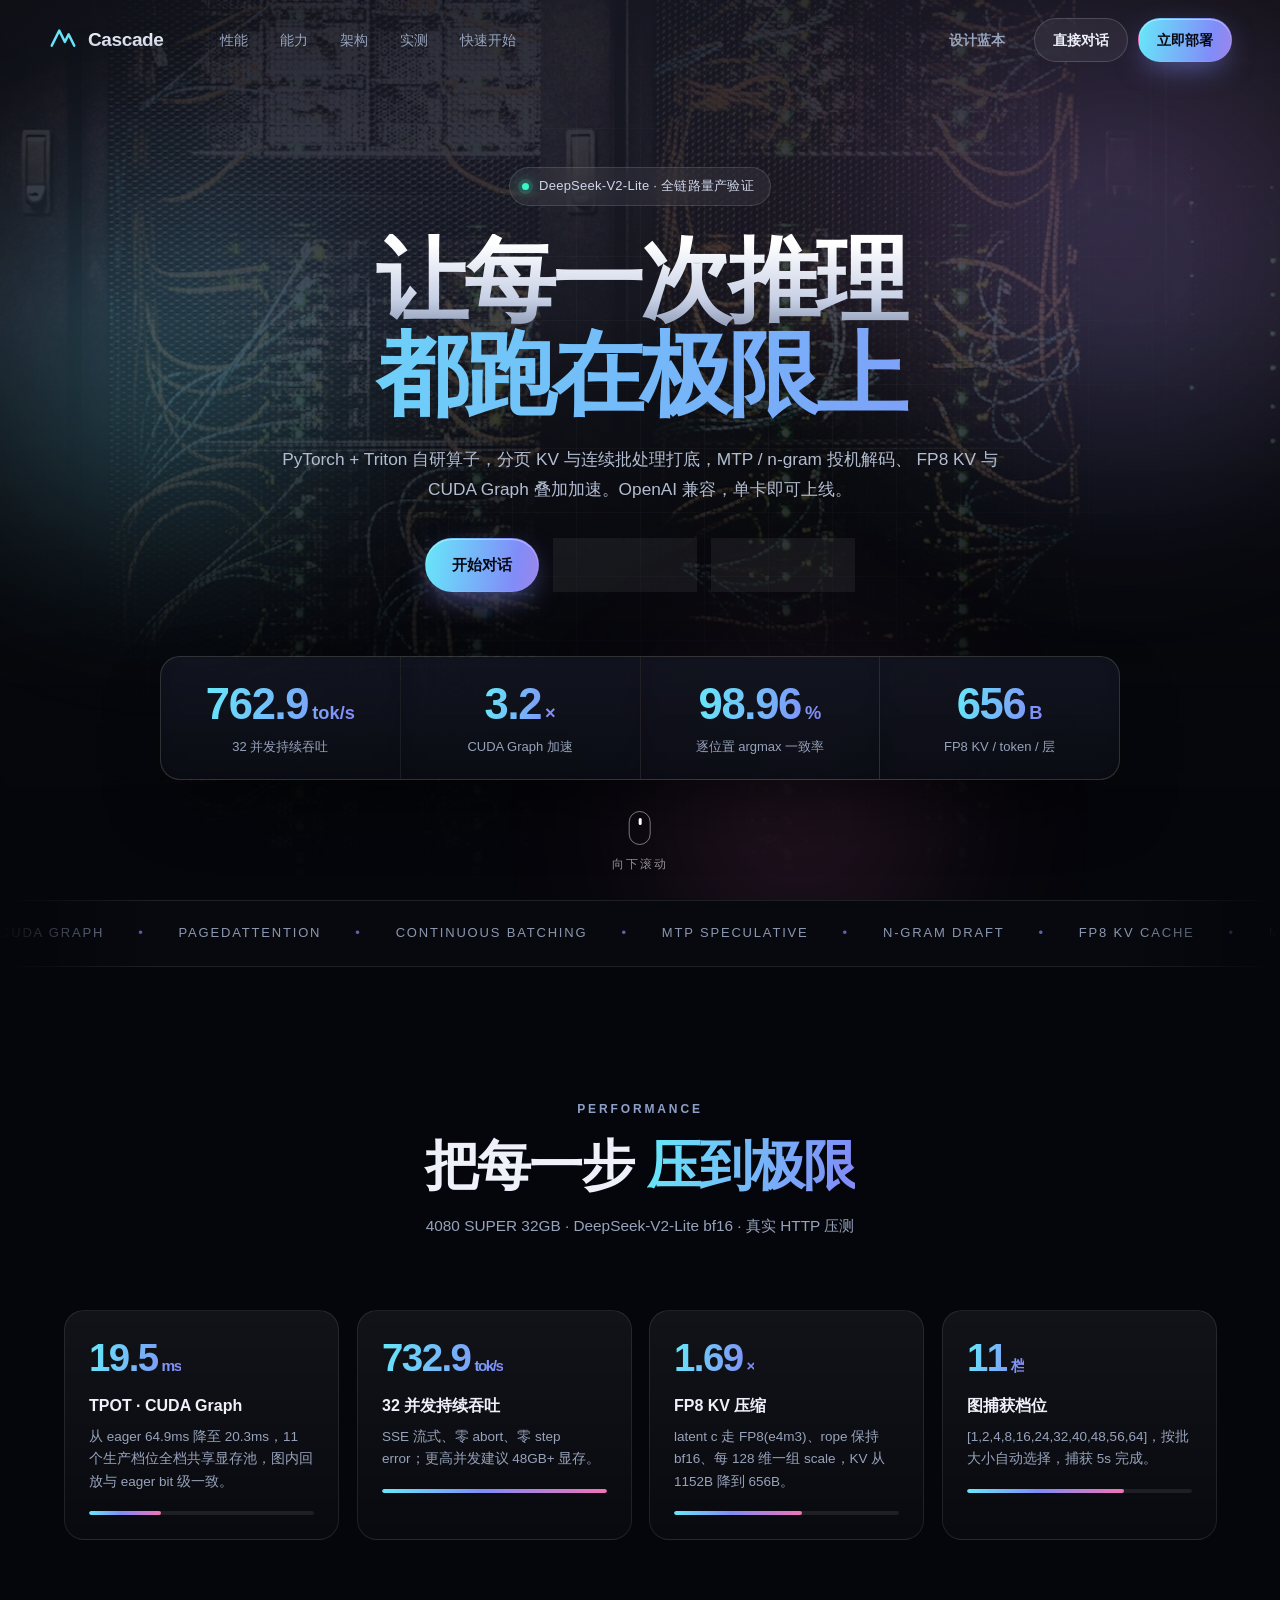
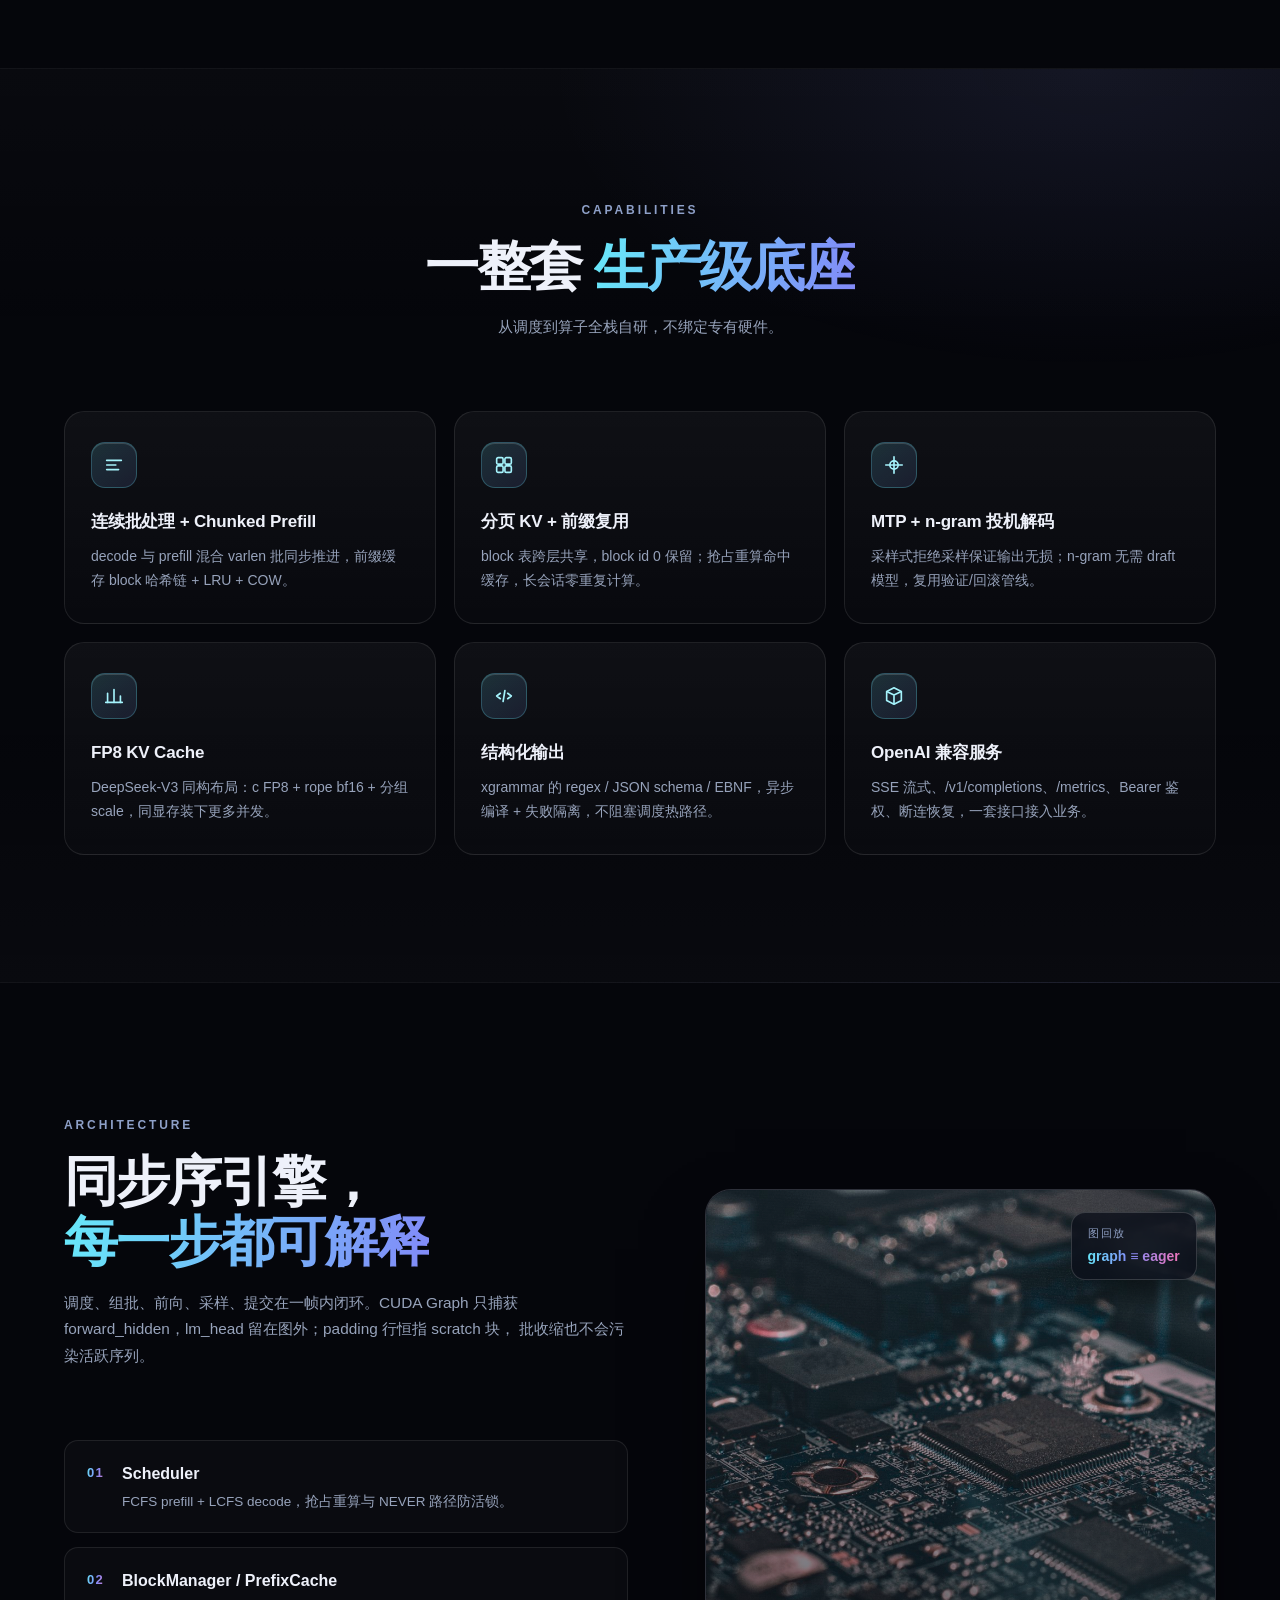
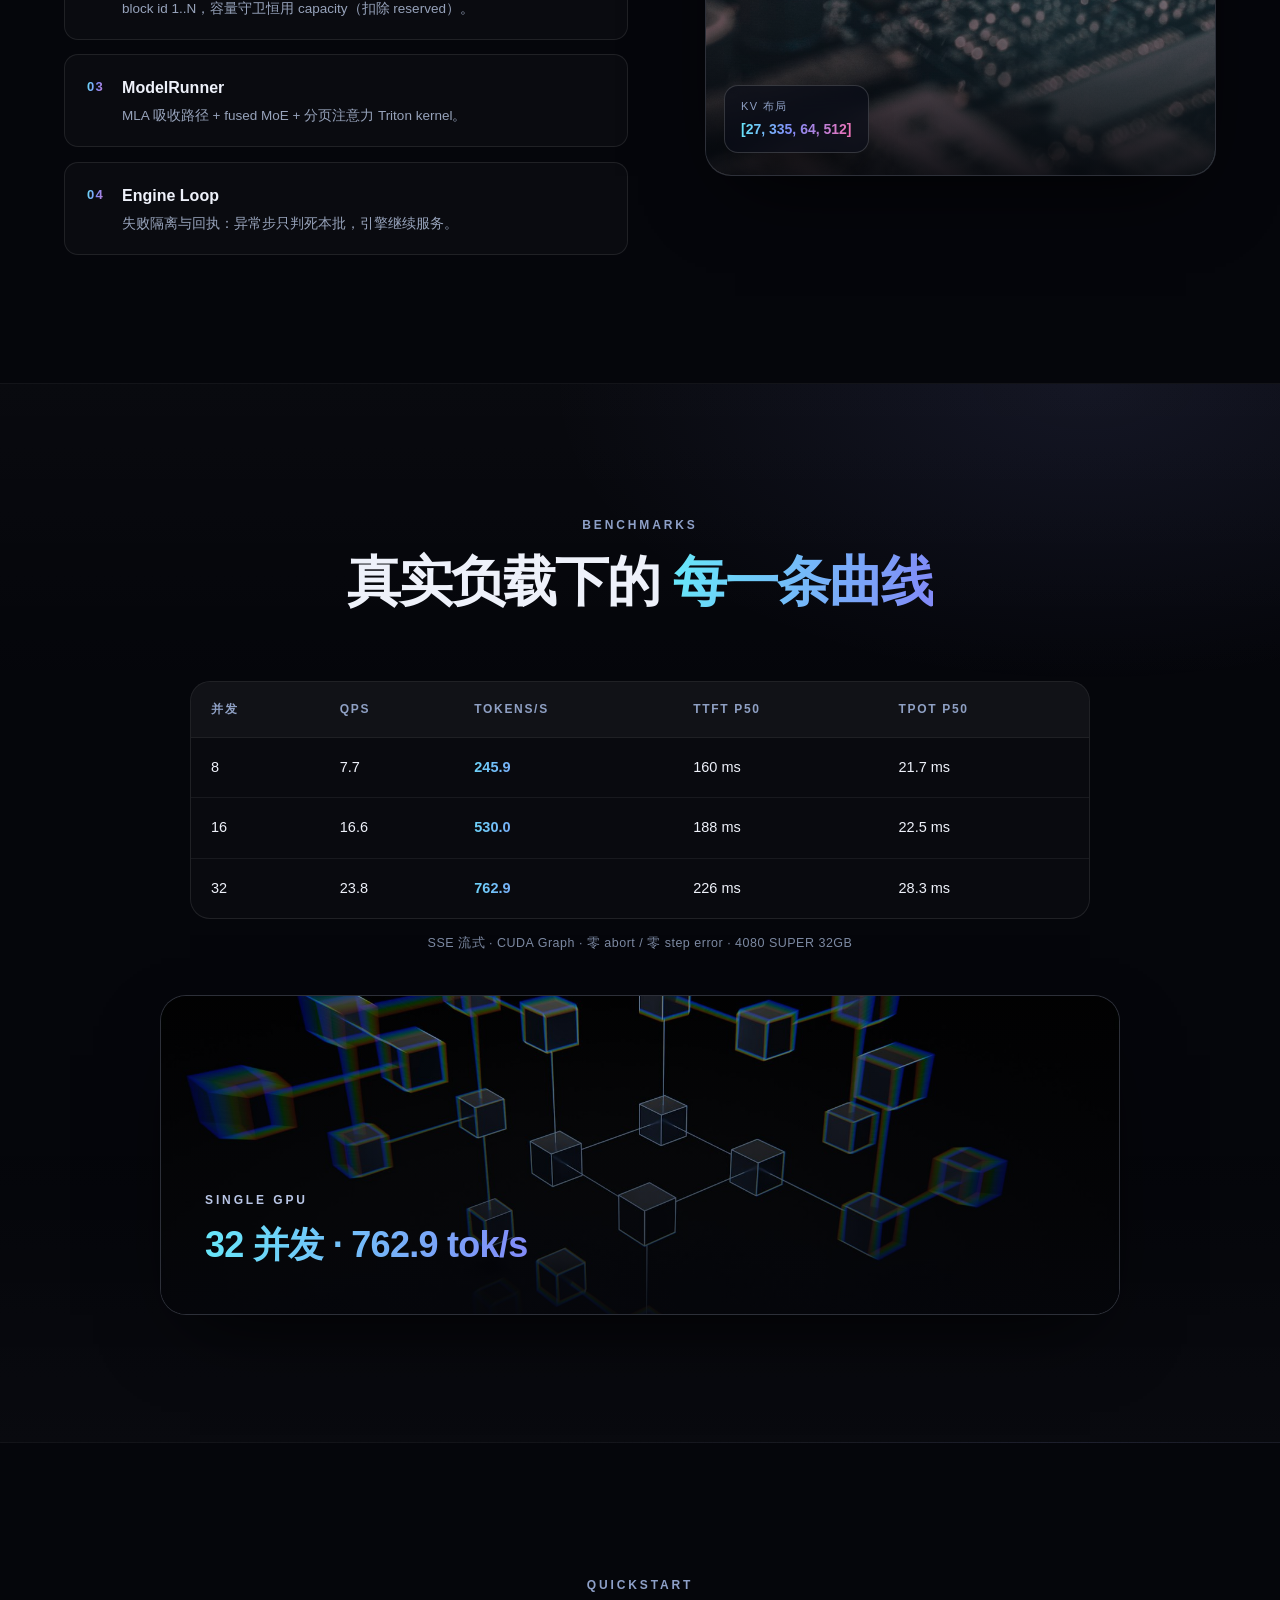
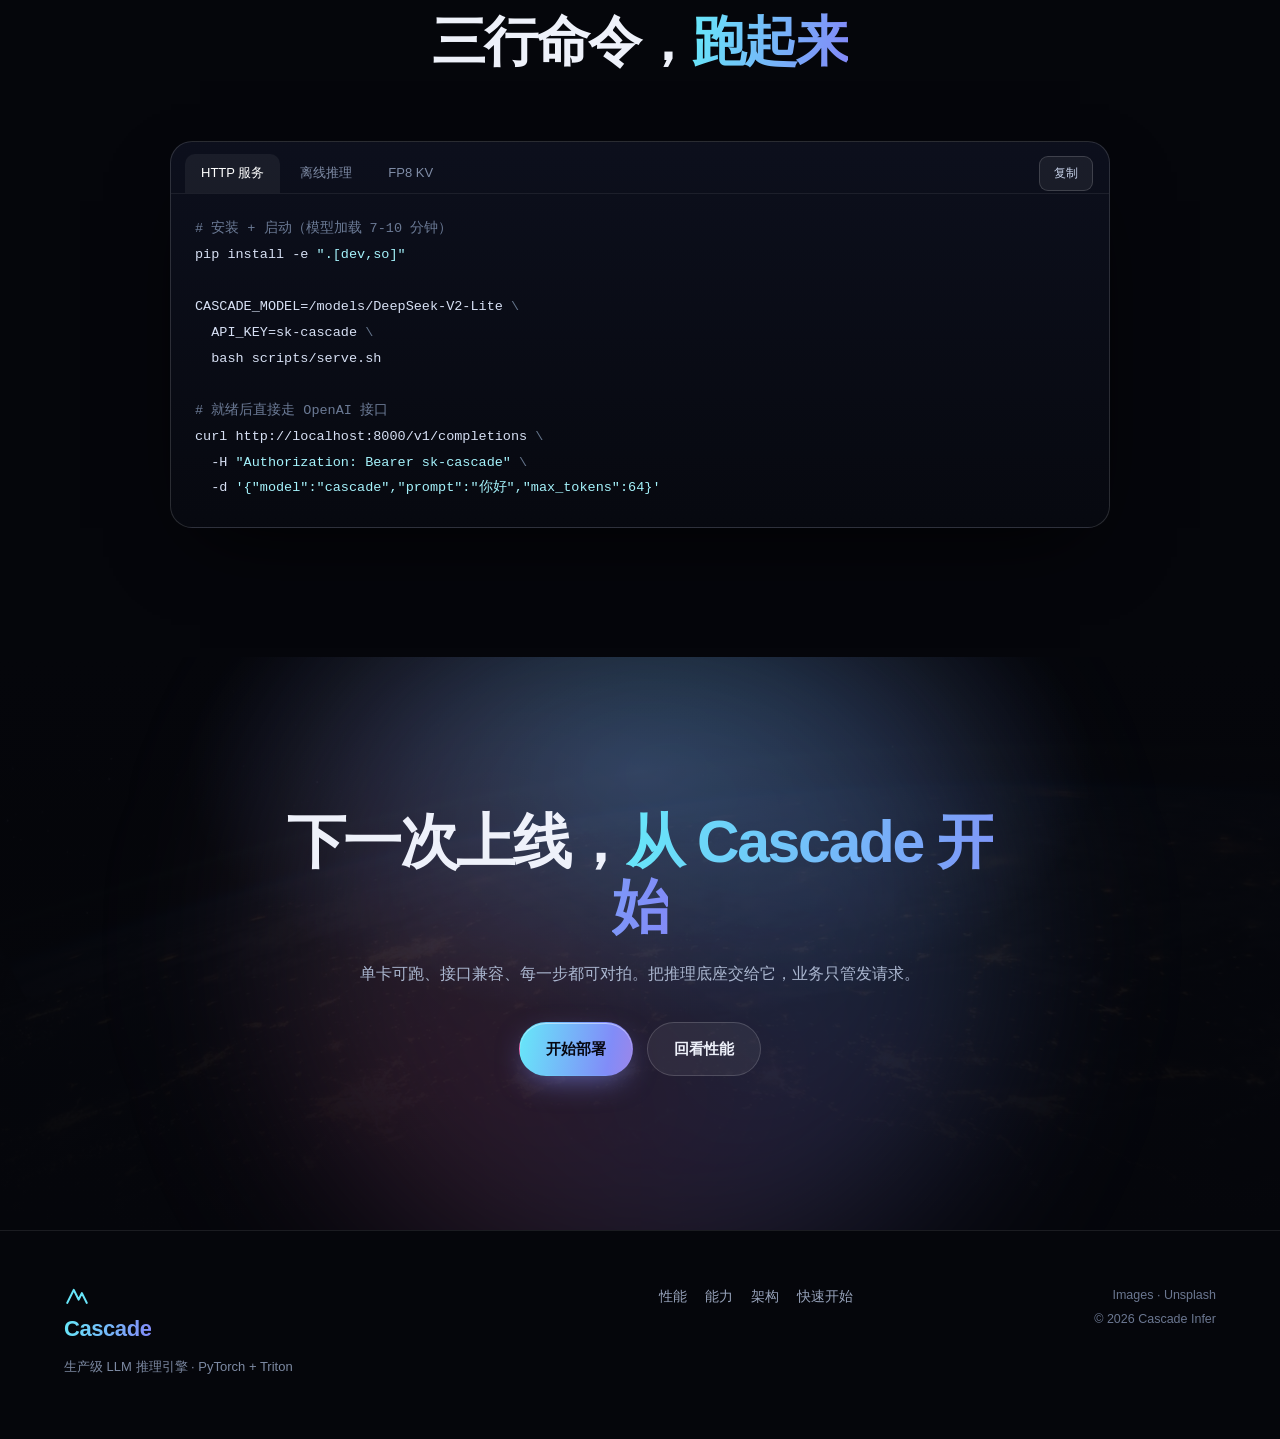
<file: web/index.html>
<!DOCTYPE html>
<html lang="zh-CN">
<head>
<meta charset="UTF-8" />
<meta name="viewport" content="width=device-width, initial-scale=1.0" />
<title>Cascade — 生产级 LLM 推理引擎</title>
<meta name="description" content="Cascade：PyTorch + Triton 自研的 LLM 推理引擎。分页 KV、连续批处理、MTP / n-gram 投机解码、FP8 KV、CUDA Graph，DeepSeek-V2-Lite 全链路量产验证。" />
<link rel="preload" as="image" href="assets/hero.jpg" />
<link rel="stylesheet" href="styles.css" />
</head>
<body>
<div class="scroll-progress" id="scrollProgress"></div>

<!-- ======================= NAV ======================= -->
<header class="nav" id="nav">
  <a class="brand" href="#top">
    <span class="brand-mark" aria-hidden="true">
      <svg viewBox="0 0 32 32" fill="none"><path d="M4 22 12 6l6 12 4-8 6 12" stroke="url(#g1)" stroke-width="2.6" stroke-linecap="round" stroke-linejoin="round"/><defs><linearGradient id="g1" x1="0" y1="0" x2="32" y2="32"><stop stop-color="#67e8f9"/><stop offset=".55" stop-color="#818cf8"/><stop offset="1" stop-color="#f472b6"/></linearGradient></defs></svg>
    </span>
    <span class="brand-text">Cascade</span>
  </a>
  <nav class="nav-links" aria-label="主导航">
    <a href="#performance">性能</a>
    <a href="#capabilities">能力</a>
    <a href="#architecture">架构</a>
    <a href="#benchmarks">实测</a>
    <a href="#quickstart">快速开始</a>
  </nav>
  <div class="nav-actions">
    <a class="btn btn-ghost" href="https://github.com/deepseek-ai/DeepInfer" target="_blank" rel="noreferrer">设计蓝本</a>
    <a class="btn btn-glass" href="chat.html">直接对话</a>
    <a class="btn btn-primary" href="#quickstart">立即部署</a>
  </div>
  <button class="nav-toggle" id="navToggle" aria-label="打开菜单" aria-expanded="false">
    <span></span><span></span>
  </button>
</header>

<main id="top">
  <!-- ======================= HERO ======================= -->
  <section class="hero" id="hero">
    <div class="hero-media">
      <div class="hero-slide is-active" data-bg="assets/hero.jpg"></div>
      <div class="hero-slide" data-bg="assets/cyber.jpg"></div>
      <div class="hero-slide" data-bg="assets/earth.jpg"></div>
    </div>
    <div class="hero-grid" aria-hidden="true"></div>
    <div class="orb orb-a" data-parallax="0.18" aria-hidden="true"></div>
    <div class="orb orb-b" data-parallax="-0.12" aria-hidden="true"></div>
    <div class="orb orb-c" data-parallax="0.08" aria-hidden="true"></div>

    <div class="hero-inner">
      <div class="pill reveal in">
        <span class="pill-dot"></span>
        DeepSeek-V2-Lite · 全链路量产验证
      </div>
      <h1 class="hero-title reveal in">
        <span class="line">让每一次推理</span>
        <span class="line gradient-text">都跑在极限上</span>
      </h1>
      <p class="hero-sub reveal in" style="--d:.1s">
        PyTorch + Triton 自研算子，分页 KV 与连续批处理打底，MTP / n-gram 投机解码、
        FP8 KV 与 CUDA Graph 叠加加速。OpenAI 兼容，单卡即可上线。
      </p>
      <div class="hero-cta reveal in" style="--d:.18s">
        <a class="btn btn-primary btn-lg" href="chat.html">开始对话</a>
        <a class="btn btn-glass btn-lg" href="#quickstart">三行命令启动</a>
        <a class="btn btn-glass btn-lg" href="#performance">查看实测数据</a>
      </div>

      <div class="hero-stats reveal in" style="--d:.26s">
        <div class="stat">
          <div class="stat-num gradient-text"><span class="count" data-to="762.9" data-dec="1">0</span><small>tok/s</small></div>
          <div class="stat-label">32 并发持续吞吐</div>
        </div>
        <div class="stat">
          <div class="stat-num gradient-text"><span class="count" data-to="3.2" data-dec="1">0</span><small>×</small></div>
          <div class="stat-label">CUDA Graph 加速</div>
        </div>
        <div class="stat">
          <div class="stat-num gradient-text"><span class="count" data-to="98.96" data-dec="2">0</span><small>%</small></div>
          <div class="stat-label">逐位置 argmax 一致率</div>
        </div>
        <div class="stat">
          <div class="stat-num gradient-text"><span class="count" data-to="656" data-dec="0">0</span><small>B</small></div>
          <div class="stat-label">FP8 KV / token / 层</div>
        </div>
      </div>
    </div>

    <a class="scroll-hint" href="#performance" aria-label="向下滚动">
      <span class="mouse"><span class="wheel"></span></span>
      <span>向下滚动</span>
    </a>
  </section>

  <!-- ======================= MARQUEE ======================= -->
  <div class="marquee" aria-hidden="true">
    <div class="marquee-track">
      <span>CUDA Graph</span><i>•</i><span>PagedAttention</span><i>•</i><span>Continuous Batching</span><i>•</i>
      <span>MTP Speculative</span><i>•</i><span>n-gram Draft</span><i>•</i><span>FP8 KV Cache</span><i>•</i>
      <span>MoE Fused Kernel</span><i>•</i><span>xgrammar</span><i>•</i><span>Prefix Cache</span><i>•</i>
      <span>CUDA Graph</span><i>•</i><span>PagedAttention</span><i>•</i><span>Continuous Batching</span><i>•</i>
      <span>MTP Speculative</span><i>•</i><span>n-gram Draft</span><i>•</i><span>FP8 KV Cache</span><i>•</i>
      <span>MoE Fused Kernel</span><i>•</i><span>xgrammar</span><i>•</i><span>Prefix Cache</span><i>•</i>
    </div>
  </div>

  <!-- ======================= PERFORMANCE ======================= -->
  <section class="section" id="performance">
    <div class="section-head reveal">
      <span class="kicker">PERFORMANCE</span>
      <h2 class="section-title">把每一步 <span class="gradient-text">压到极限</span></h2>
      <p class="section-sub">4080 SUPER 32GB · DeepSeek-V2-Lite bf16 · 真实 HTTP 压测</p>
    </div>

    <div class="metric-grid">
      <article class="metric-card reveal" style="--d:.02s">
        <div class="metric-value gradient-text"><span class="count" data-to="20.3" data-dec="1">0</span><small>ms</small></div>
        <h3>TPOT · CUDA Graph</h3>
        <p>从 eager 64.9ms 降至 20.3ms，11 个生产档位全档共享显存池，图内回放与 eager bit 级一致。</p>
        <div class="bar"><span style="--w:32%"></span></div>
      </article>
      <article class="metric-card reveal" style="--d:.08s">
        <div class="metric-value gradient-text"><span class="count" data-to="762.9" data-dec="1">0</span><small>tok/s</small></div>
        <h3>32 并发持续吞吐</h3>
        <p>SSE 流式、零 abort、零 step error；更高并发建议 48GB+ 显存。</p>
        <div class="bar"><span style="--w:100%"></span></div>
      </article>
      <article class="metric-card reveal" style="--d:.14s">
        <div class="metric-value gradient-text"><span class="count" data-to="1.76" data-dec="2">0</span><small>×</small></div>
        <h3>FP8 KV 压缩</h3>
        <p>latent c 走 FP8(e4m3)、rope 保持 bf16、每 128 维一组 scale，KV 从 1152B 降到 656B。</p>
        <div class="bar"><span style="--w:57%"></span></div>
      </article>
      <article class="metric-card reveal" style="--d:.2s">
        <div class="metric-value gradient-text"><span class="count" data-to="11" data-dec="0">0</span><small>档</small></div>
        <h3>图捕获档位</h3>
        <p>[1,2,4,8,16,24,32,40,48,56,64]，按批大小自动选择，捕获 5s 完成。</p>
        <div class="bar"><span style="--w:70%"></span></div>
      </article>
    </div>
  </section>

  <!-- ======================= CAPABILITIES ======================= -->
  <section class="section section-tinted" id="capabilities">
    <div class="section-head reveal">
      <span class="kicker">CAPABILITIES</span>
      <h2 class="section-title">一整套 <span class="gradient-text">生产级底座</span></h2>
      <p class="section-sub">从调度到算子全栈自研，不绑定专有硬件。</p>
    </div>

    <div class="card-grid">
      <article class="feature-card reveal" style="--d:.02s">
        <div class="feature-icon">
          <svg viewBox="0 0 24 24" fill="none"><path d="M4 7h16M4 12h10M4 17h13" stroke="currentColor" stroke-width="1.8" stroke-linecap="round"/></svg>
        </div>
        <h3>连续批处理 + Chunked Prefill</h3>
        <p>decode 与 prefill 混合 varlen 批同步推进，前缀缓存 block 哈希链 + LRU + COW。</p>
      </article>
      <article class="feature-card reveal" style="--d:.08s">
        <div class="feature-icon">
          <svg viewBox="0 0 24 24" fill="none"><rect x="4" y="4" width="7" height="7" rx="1.5" stroke="currentColor" stroke-width="1.8"/><rect x="13" y="4" width="7" height="7" rx="1.5" stroke="currentColor" stroke-width="1.8"/><rect x="4" y="13" width="7" height="7" rx="1.5" stroke="currentColor" stroke-width="1.8"/><rect x="13" y="13" width="7" height="7" rx="1.5" stroke="currentColor" stroke-width="1.8"/></svg>
        </div>
        <h3>分页 KV + 前缀复用</h3>
        <p>block 表跨层共享，block id 0 保留；抢占重算命中缓存，长会话零重复计算。</p>
      </article>
      <article class="feature-card reveal" style="--d:.14s">
        <div class="feature-icon">
          <svg viewBox="0 0 24 24" fill="none"><path d="M12 3v18M3 12h18" stroke="currentColor" stroke-width="1.8" stroke-linecap="round"/><circle cx="12" cy="12" r="4.5" stroke="currentColor" stroke-width="1.8"/></svg>
        </div>
        <h3>MTP + n-gram 投机解码</h3>
        <p>采样式拒绝采样保证输出无损；n-gram 无需 draft 模型，复用验证/回滚管线。</p>
      </article>
      <article class="feature-card reveal" style="--d:.2s">
        <div class="feature-icon">
          <svg viewBox="0 0 24 24" fill="none"><path d="M5 19V9m7 10V5m7 14v-7" stroke="currentColor" stroke-width="1.8" stroke-linecap="round"/><path d="M3 19h18" stroke="currentColor" stroke-width="1.8" stroke-linecap="round"/></svg>
        </div>
        <h3>FP8 KV Cache</h3>
        <p>DeepSeek-V3 同构布局：c FP8 + rope bf16 + 分组 scale，同显存装下更多并发。</p>
      </article>
      <article class="feature-card reveal" style="--d:.26s">
        <div class="feature-icon">
          <svg viewBox="0 0 24 24" fill="none"><path d="m8 9-4 3 4 3m8-6 4 3-4 3" stroke="currentColor" stroke-width="1.8" stroke-linecap="round" stroke-linejoin="round"/><path d="m13 6-2 12" stroke="currentColor" stroke-width="1.8" stroke-linecap="round"/></svg>
        </div>
        <h3>结构化输出</h3>
        <p>xgrammar 的 regex / JSON schema / EBNF，异步编译 + 失败隔离，不阻塞调度热路径。</p>
      </article>
      <article class="feature-card reveal" style="--d:.32s">
        <div class="feature-icon">
          <svg viewBox="0 0 24 24" fill="none"><path d="M12 3 4 7v10l8 4 8-4V7l-8-4Z" stroke="currentColor" stroke-width="1.8" stroke-linejoin="round"/><path d="m4 7 8 4 8-4M12 11v10" stroke="currentColor" stroke-width="1.8" stroke-linejoin="round"/></svg>
        </div>
        <h3>OpenAI 兼容服务</h3>
        <p>SSE 流式、/v1/completions、/metrics、Bearer 鉴权、断连恢复，一套接口接入业务。</p>
      </article>
    </div>
  </section>

  <!-- ======================= ARCHITECTURE ======================= -->
  <section class="section arch" id="architecture">
    <div class="arch-copy">
      <div class="section-head align-left reveal">
        <span class="kicker">ARCHITECTURE</span>
        <h2 class="section-title">同步序引擎，<br /><span class="gradient-text">每一步都可解释</span></h2>
        <p class="section-sub">
          调度、组批、前向、采样、提交在一帧内闭环。CUDA Graph 只捕获
          forward_hidden，lm_head 留在图外；padding 行恒指 scratch 块，
          批收缩也不会污染活跃序列。
        </p>
      </div>
      <ul class="arch-list">
        <li class="reveal" style="--d:.05s">
          <span class="arch-idx">01</span>
          <div><h4>Scheduler</h4><p>FCFS prefill + LCFS decode，抢占重算与 NEVER 路径防活锁。</p></div>
        </li>
        <li class="reveal" style="--d:.12s">
          <span class="arch-idx">02</span>
          <div><h4>BlockManager / PrefixCache</h4><p>block id 1..N，容量守卫恒用 capacity（扣除 reserved）。</p></div>
        </li>
        <li class="reveal" style="--d:.19s">
          <span class="arch-idx">03</span>
          <div><h4>ModelRunner</h4><p>MLA 吸收路径 + fused MoE + 分页注意力 Triton kernel。</p></div>
        </li>
        <li class="reveal" style="--d:.26s">
          <span class="arch-idx">04</span>
          <div><h4>Engine Loop</h4><p>失败隔离与回执：异常步只判死本批，引擎继续服务。</p></div>
        </li>
      </ul>
    </div>
    <div class="arch-visual reveal" style="--d:.1s">
      <div class="media-frame">
        <img class="lazy" data-src="assets/chip.jpg" alt="芯片与算力" width="1600" height="1067" />
        <div class="media-shine" aria-hidden="true"></div>
        <div class="float-card float-a">
          <span>KV 布局</span><strong>[27, 335, 64, 512]</strong>
        </div>
        <div class="float-card float-b">
          <span>图回放</span><strong>graph ≡ eager</strong>
        </div>
      </div>
    </div>
  </section>

  <!-- ======================= BENCHMARKS ======================= -->
  <section class="section section-tinted" id="benchmarks">
    <div class="section-head reveal">
      <span class="kicker">BENCHMARKS</span>
      <h2 class="section-title">真实负载下的 <span class="gradient-text">每一条曲线</span></h2>
    </div>

    <div class="bench-wrap reveal">
      <table class="bench-table">
        <thead>
          <tr><th>并发</th><th>QPS</th><th>tokens/s</th><th>TTFT p50</th><th>TPOT p50</th></tr>
        </thead>
        <tbody>
          <tr><td>8</td><td>7.7</td><td class="hi">245.9</td><td>160 ms</td><td>21.7 ms</td></tr>
          <tr><td>16</td><td>16.6</td><td class="hi">530.0</td><td>188 ms</td><td>22.5 ms</td></tr>
          <tr><td>32</td><td>23.8</td><td class="hi">762.9</td><td>226 ms</td><td>28.3 ms</td></tr>
        </tbody>
      </table>
      <div class="bench-note">
        SSE 流式 · CUDA Graph · 零 abort / 零 step error · 4080 SUPER 32GB
      </div>
    </div>

    <div class="bench-visual reveal" style="--d:.08s">
      <div class="media-frame wide">
        <img class="lazy" data-src="assets/dc.jpg" alt="数据中心" width="1600" height="1067" />
        <div class="overlay-text">
          <span class="kicker">SINGLE GPU</span>
          <p class="gradient-text">32 并发 · 762.9 tok/s</p>
        </div>
      </div>
    </div>
  </section>

  <!-- ======================= QUICKSTART ======================= -->
  <section class="section" id="quickstart">
    <div class="section-head reveal">
      <span class="kicker">QUICKSTART</span>
      <h2 class="section-title">三行命令，<span class="gradient-text">跑起来</span></h2>
    </div>

    <div class="code-shell reveal">
      <div class="code-tabs" role="tablist">
        <button class="code-tab is-active" data-tab="serve" role="tab" aria-selected="true">HTTP 服务</button>
        <button class="code-tab" data-tab="python" role="tab" aria-selected="false">离线推理</button>
        <button class="code-tab" data-tab="fp8" role="tab" aria-selected="false">FP8 KV</button>
      </div>
      <div class="code-body">
<pre class="code-pane is-active" data-pane="serve"><code><span class="c"># 安装 + 启动（模型加载 7-10 分钟）</span>
pip install -e <span class="s">".[dev,so]"</span>

CASCADE_MODEL=/models/DeepSeek-V2-Lite <span class="a">\</span>
  API_KEY=sk-cascade <span class="a">\</span>
  bash scripts/serve.sh

<span class="c"># 就绪后直接走 OpenAI 接口</span>
curl http://localhost:8000/v1/completions <span class="a">\</span>
  -H <span class="s">"Authorization: Bearer sk-cascade"</span> <span class="a">\</span>
  -d <span class="s">'{"model":"cascade","prompt":"你好","max_tokens":64}'</span></code></pre>
<pre class="code-pane" data-pane="python"><code><span class="k">from</span> cascade.entrypoints.llm <span class="k">import</span> LLM

llm = LLM(<span class="s">"/models/DeepSeek-V2-Lite"</span>, max_model_len=<span class="n">4096</span>)
<span class="k">print</span>(llm.generate([<span class="s">"用三句话解释 MLA 注意力"</span>], max_tokens=<span class="n">128</span>)[<span class="n">0</span>])</code></pre>
<pre class="code-pane" data-pane="fp8"><code><span class="c"># FP8 KV：c 走 e4m3，rope 保持 bf16，每 128 维一组 scale</span>
CASCADE_KV_DTYPE=fp8 <span class="a">\</span>
  CASCADE_MODEL=/models/DeepSeek-V2-Lite <span class="a">\</span>
  bash scripts/serve.sh

<span class="c"># 无 draft 模型的 n-gram 投机解码</span>
CASCADE_NGRAM_DRAFT=<span class="n">1</span> bash scripts/serve.sh</code></pre>
      </div>
      <button class="copy-btn" id="copyBtn" aria-label="复制代码">复制</button>
    </div>
  </section>

  <!-- ======================= FINAL CTA ======================= -->
  <section class="cta-final" id="cta">
    <div class="cta-media"><img class="lazy" data-src="assets/earth.jpg" alt="" aria-hidden="true" /></div>
    <div class="cta-glow" aria-hidden="true"></div>
    <div class="cta-inner reveal">
      <h2>下一次上线，<span class="gradient-text">从 Cascade 开始</span></h2>
      <p>单卡可跑、接口兼容、每一步都可对拍。把推理底座交给它，业务只管发请求。</p>
      <div class="hero-cta">
        <a class="btn btn-primary btn-lg" href="#quickstart">开始部署</a>
        <a class="btn btn-glass btn-lg" href="#performance">回看性能</a>
      </div>
    </div>
  </section>
</main>

<footer class="footer">
  <div class="footer-inner">
    <div class="footer-brand">
      <span class="brand-mark small" aria-hidden="true">
        <svg viewBox="0 0 32 32" fill="none"><path d="M4 22 12 6l6 12 4-8 6 12" stroke="url(#g2)" stroke-width="2.6" stroke-linecap="round" stroke-linejoin="round"/><defs><linearGradient id="g2" x1="0" y1="0" x2="32" y2="32"><stop stop-color="#67e8f9"/><stop offset=".55" stop-color="#818cf8"/><stop offset="1" stop-color="#f472b6"/></linearGradient></defs></svg>
      </span>
      <span class="gradient-text footer-logo">Cascade</span>
      <p>生产级 LLM 推理引擎 · PyTorch + Triton</p>
    </div>
    <div class="footer-links">
      <a href="#performance">性能</a>
      <a href="#capabilities">能力</a>
      <a href="#architecture">架构</a>
      <a href="#quickstart">快速开始</a>
    </div>
    <div class="footer-meta">
      <p>Images · Unsplash</p>
      <p>© 2026 Cascade Infer</p>
    </div>
  </div>
</footer>

<script src="app.js"></script>
</body>
</html>
</file>
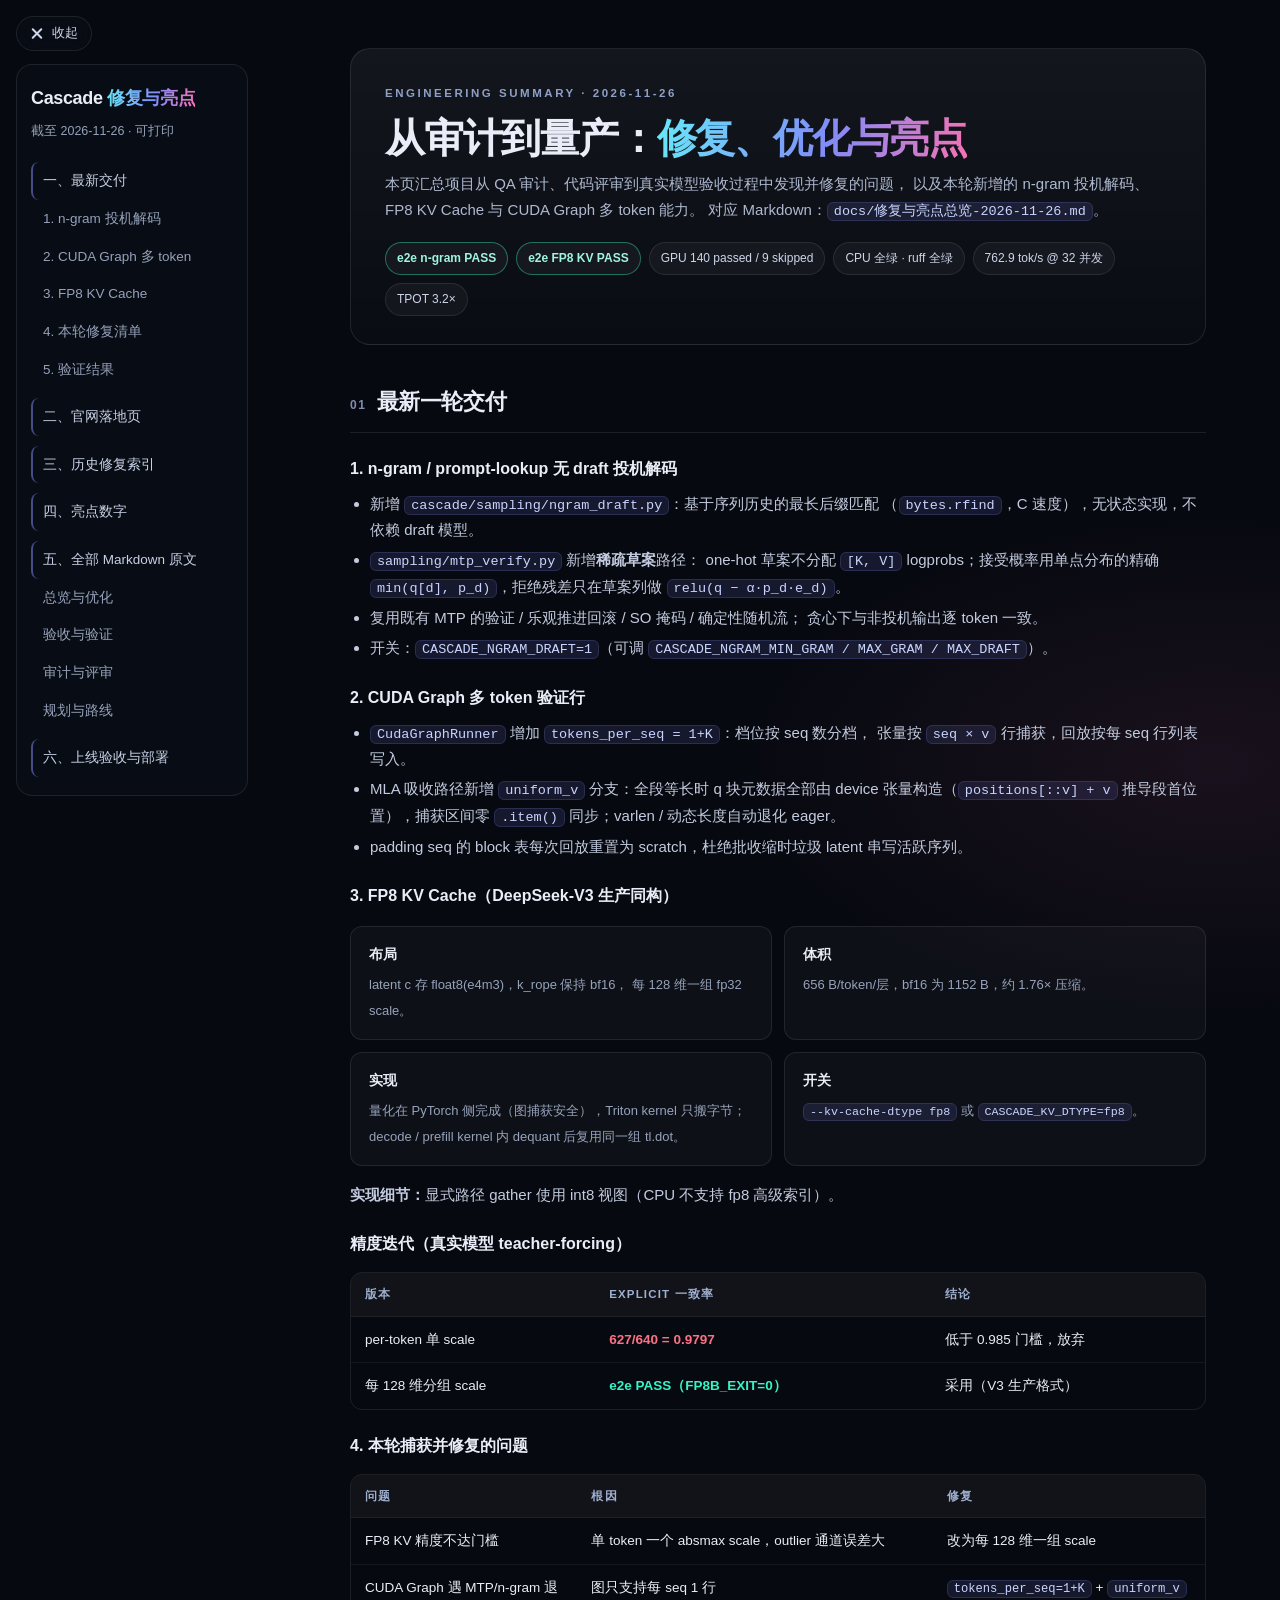
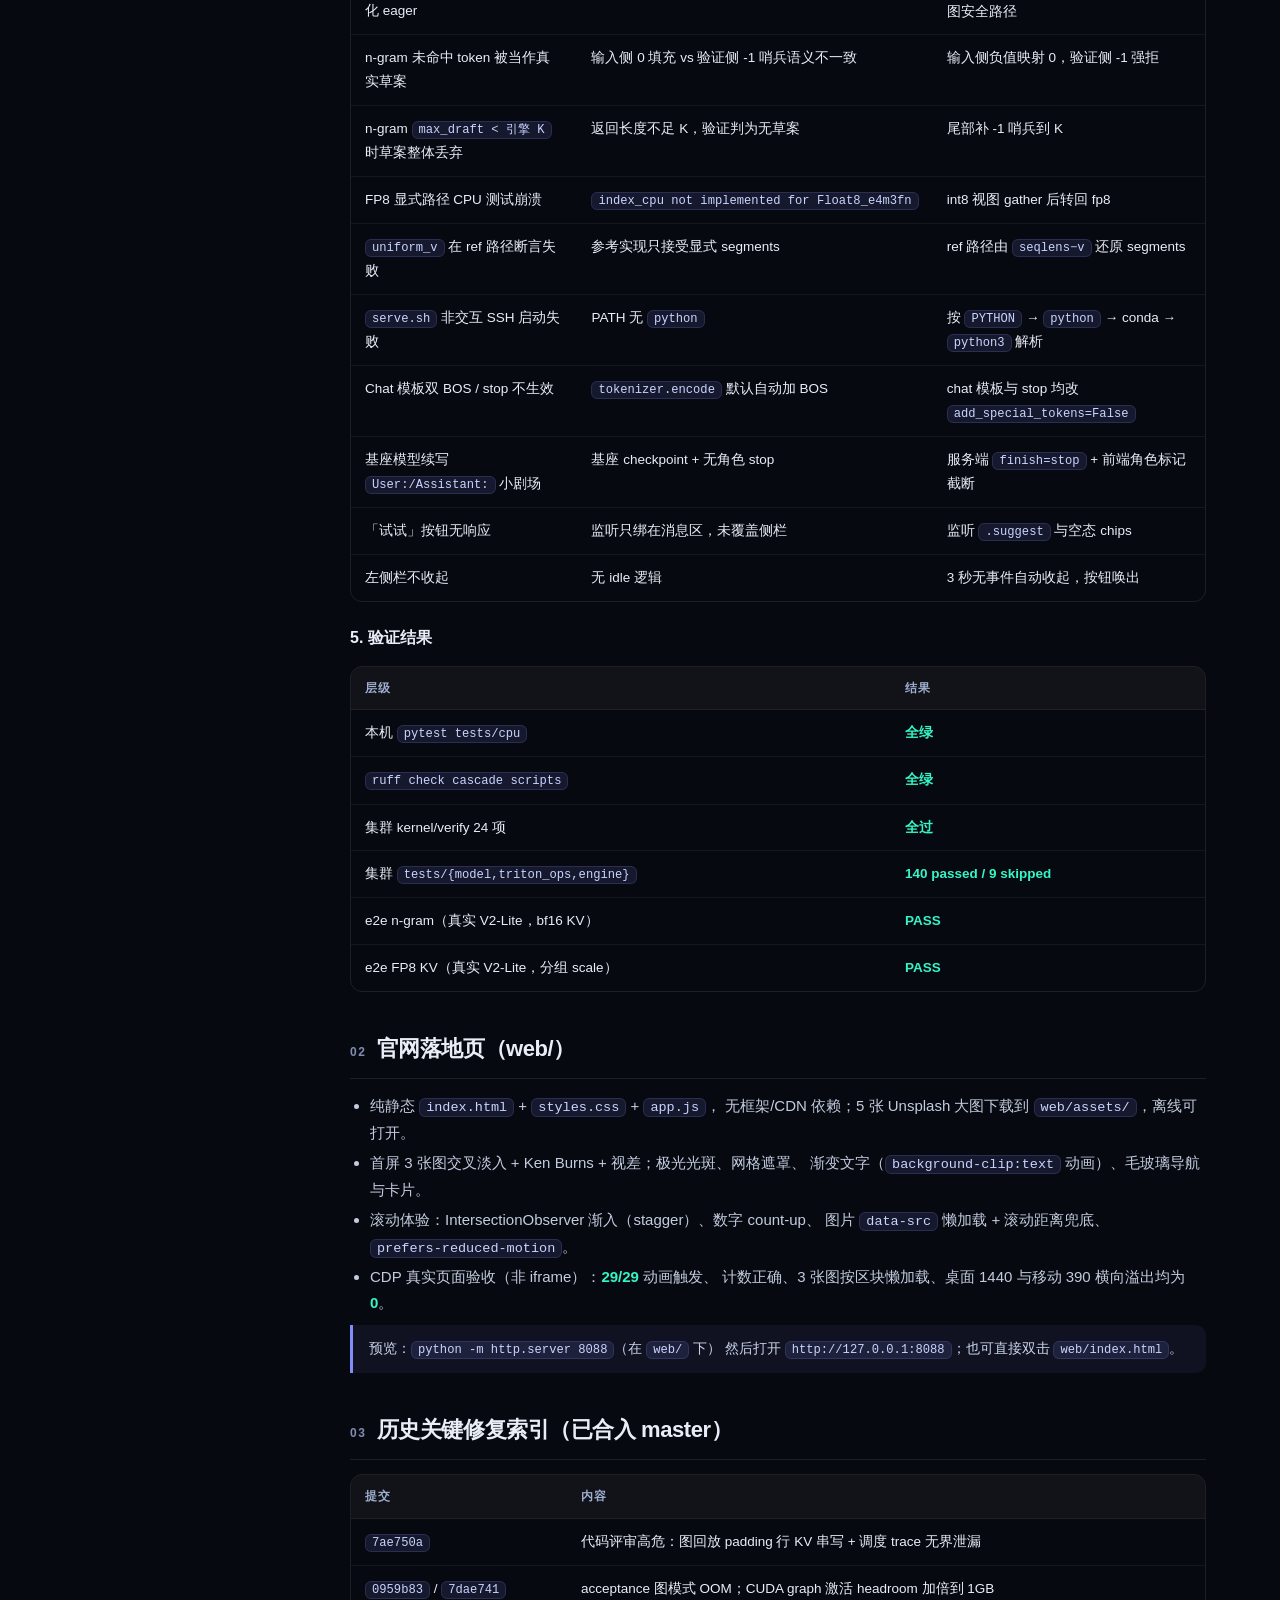
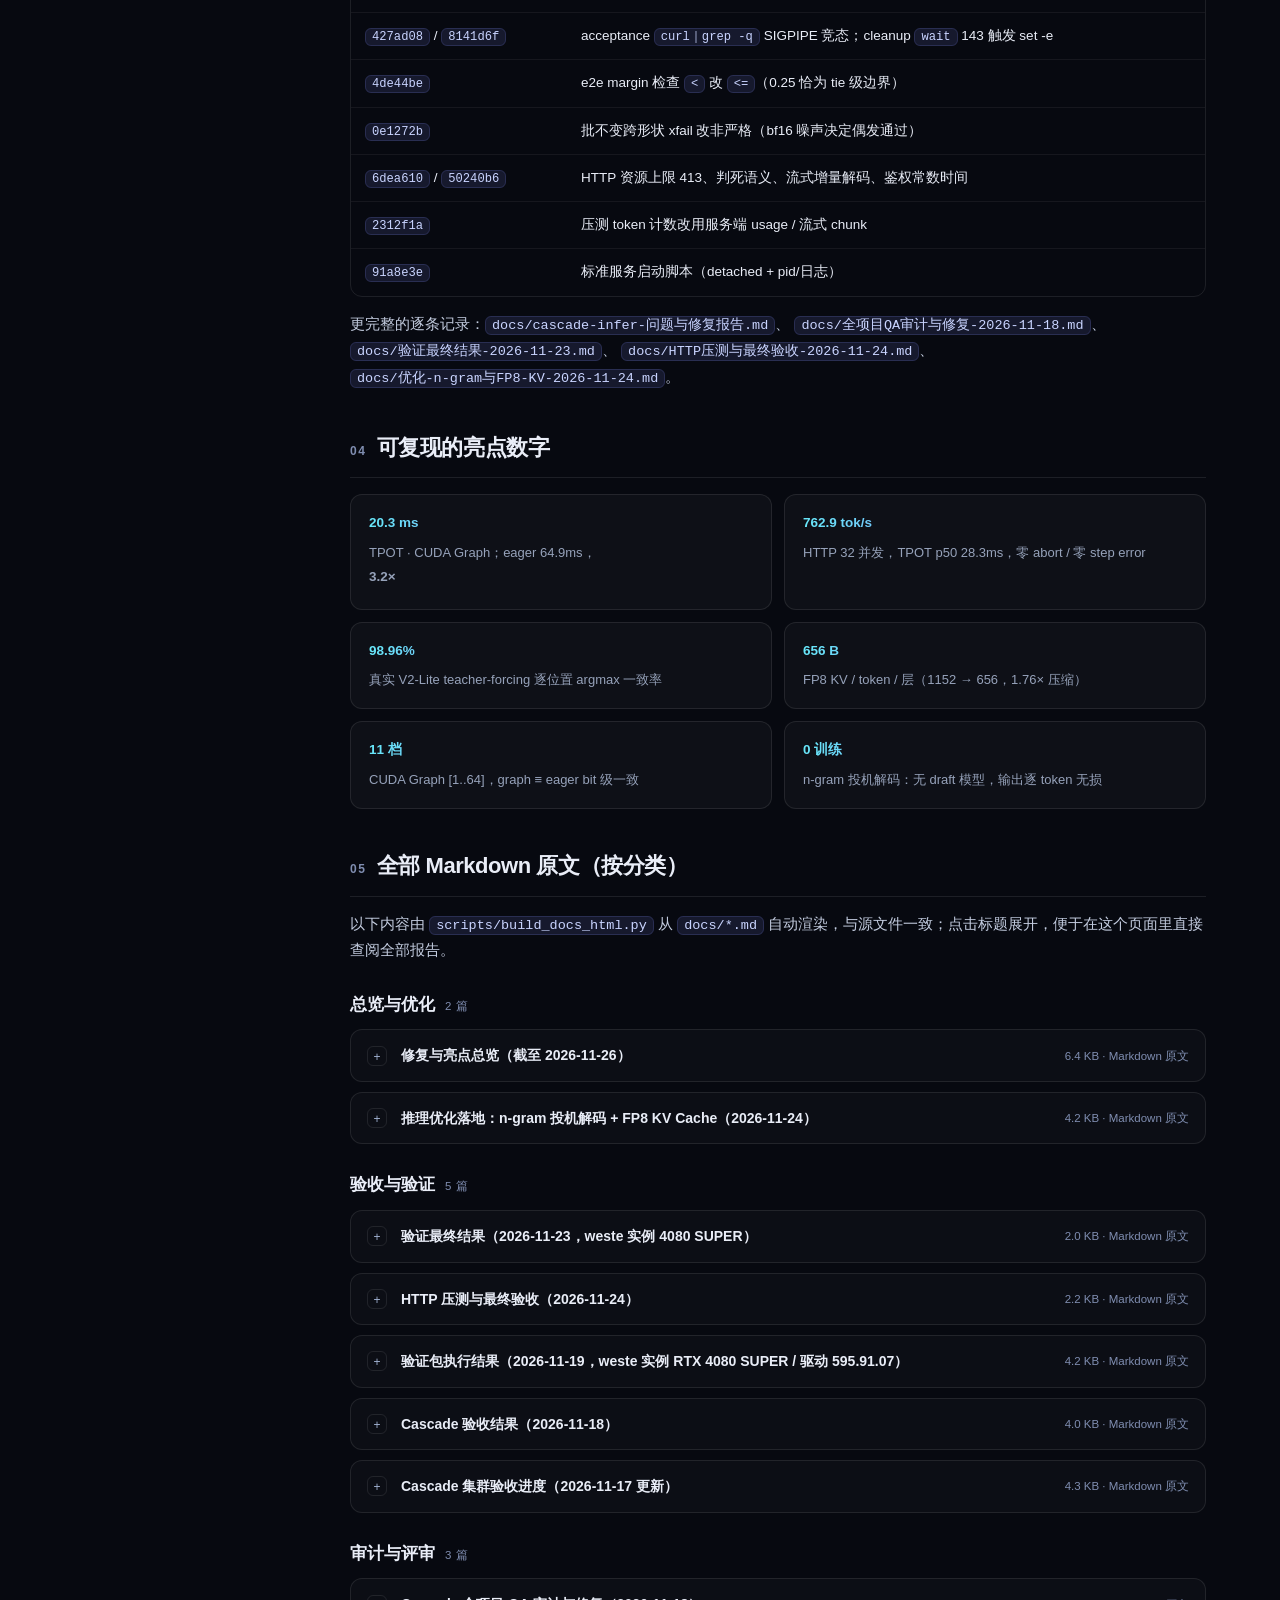
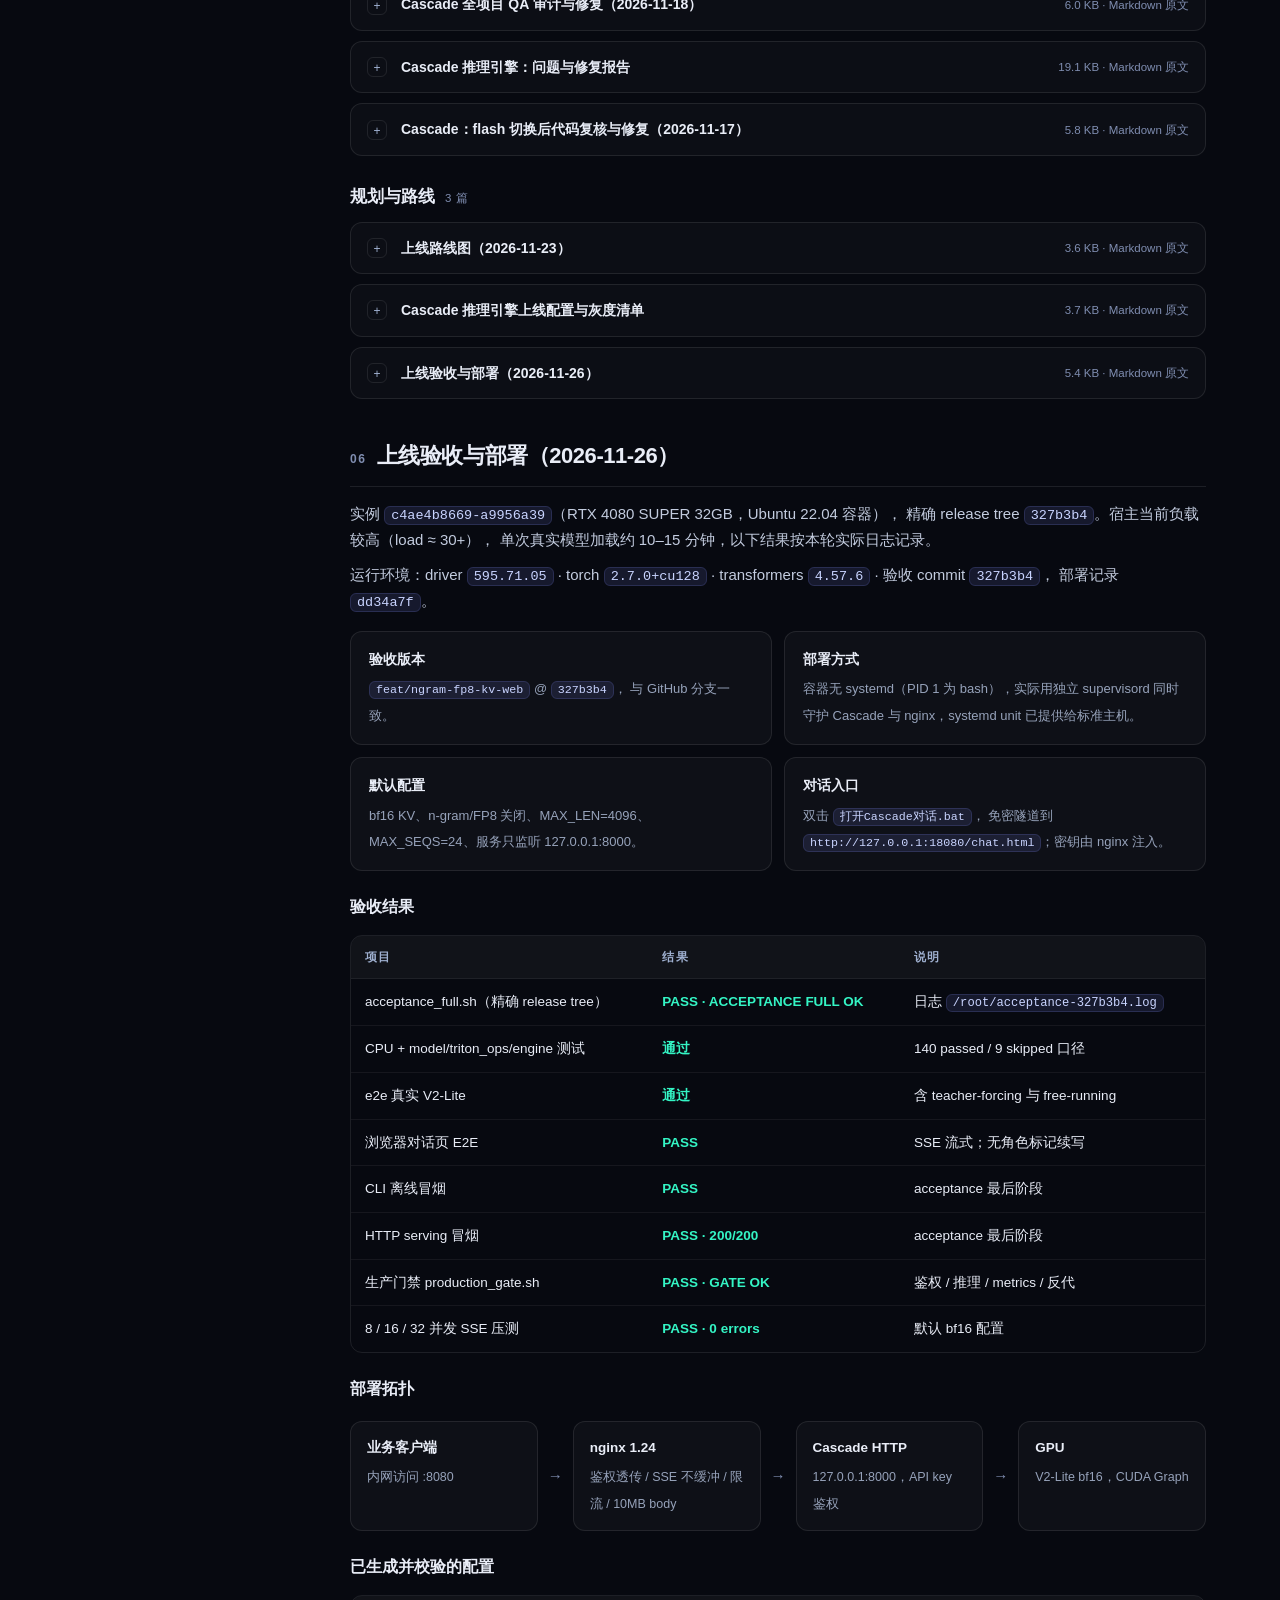
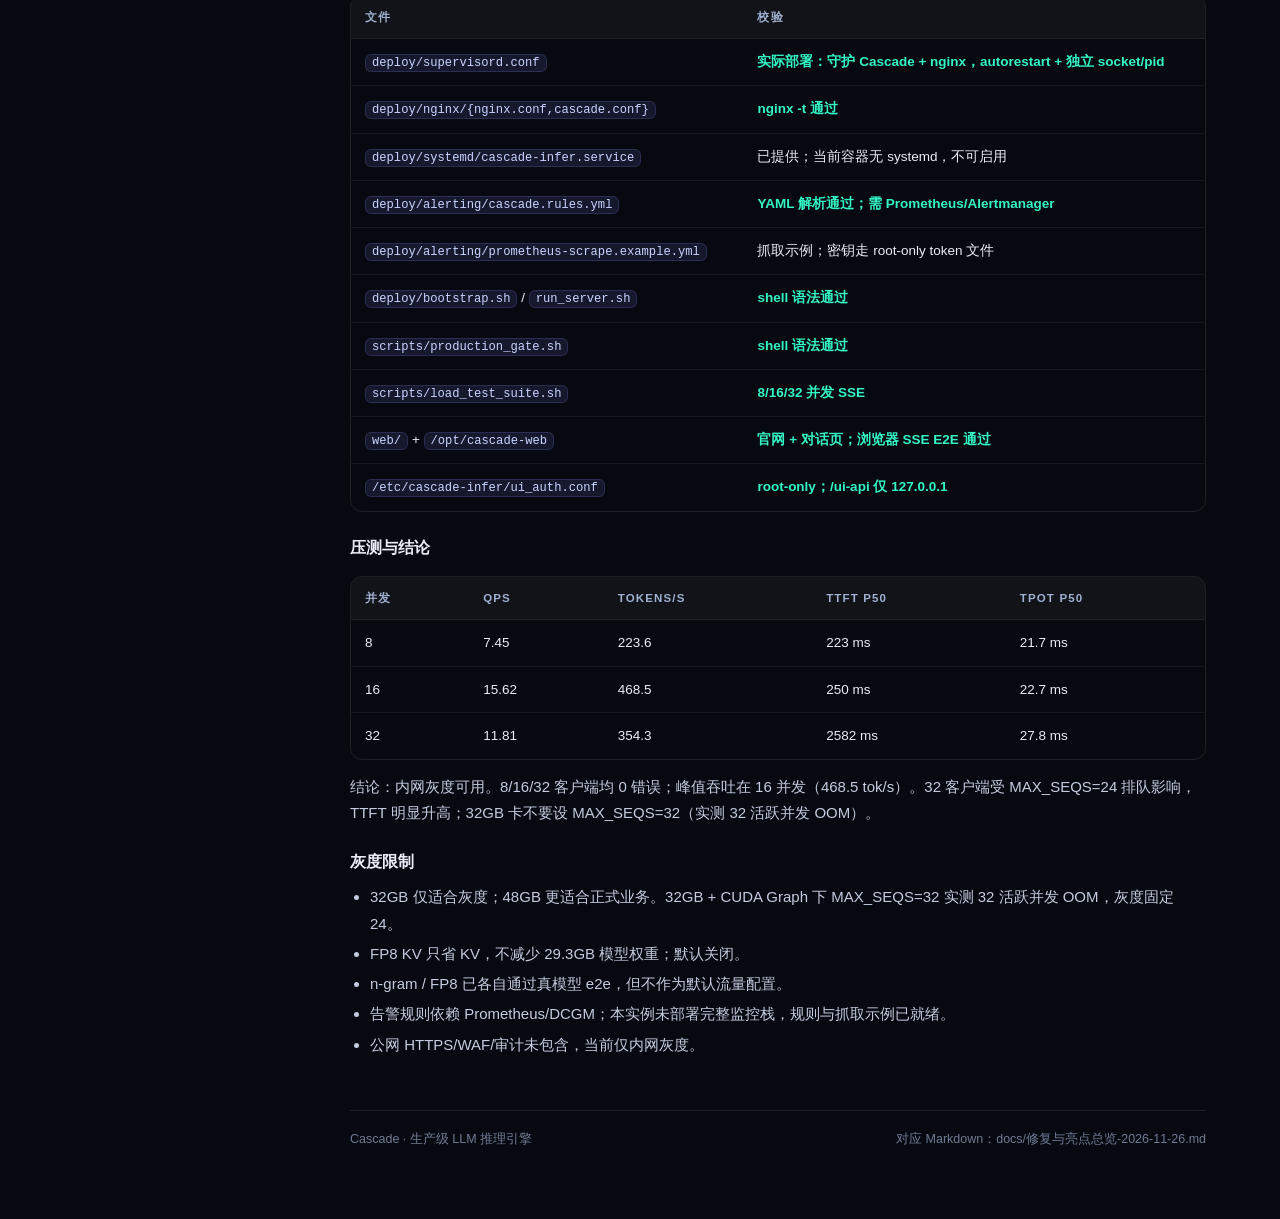
<file: docs/修复与亮点总览-2026-11-26.html>
<!DOCTYPE html>
<html lang="zh-CN">
<head>
<meta charset="UTF-8" />
<meta name="viewport" content="width=device-width, initial-scale=1.0" />
<title>Cascade · 修复与亮点总览（2026-11-26）</title>
<style>
  :root{
    --bg:#070910; --panel:#0e1320; --line:rgba(255,255,255,.09);
    --text:#e9edf7; --muted:#96a2ba; --cyan:#67e8f9; --indigo:#818cf8; --pink:#f472b6;
    --grad:linear-gradient(100deg,#67e8f9,#818cf8 55%,#f472b6);
    --ok:#34f5c5; --warn:#fbbf24; --bad:#fb7185;
  }
  *{box-sizing:border-box}
  html{scroll-behavior:smooth;scroll-padding-top:24px}
  body{
    margin:0;background:
      radial-gradient(900px 500px at 10% -5%,rgba(129,140,248,.14),transparent 60%),
      radial-gradient(800px 420px at 95% 10%,rgba(244,114,182,.08),transparent 60%),
      var(--bg);
    color:var(--text);font:15px/1.75 "Inter","SF Pro Display",-apple-system,"Segoe UI","PingFang SC","Microsoft YaHei",sans-serif;
    -webkit-font-smoothing:antialiased;
  }
  .wrap{display:block;max-width:1180px;margin:0 auto;padding:48px 24px 96px;transition:padding-left .42s cubic-bezier(.22,.61,.36,1)}
  body.toc-open .wrap{padding-left:300px}
  aside{
    position:fixed;top:64px;left:16px;width:232px;z-index:55;
    max-height:calc(100vh - 88px);overflow:auto;padding:18px 14px;
    border:1px solid var(--line);border-radius:16px;background:rgba(9,13,22,.94);
    backdrop-filter:blur(18px);-webkit-backdrop-filter:blur(18px);
    opacity:0;transform:translateX(-120%);pointer-events:none;
    transition:transform .42s cubic-bezier(.22,.61,.36,1),opacity .3s ease;
  }
  body.toc-open aside{opacity:1;transform:none;pointer-events:auto}
  .toc-toggle{
    position:fixed;top:16px;left:16px;z-index:60;display:inline-flex;align-items:center;gap:8px;
    padding:8px 13px;border-radius:999px;border:1px solid var(--line);
    background:rgba(9,13,22,.85);backdrop-filter:blur(14px);-webkit-backdrop-filter:blur(14px);
    color:#cdd6ea;font-size:12.5px;cursor:pointer;
    transition:background .25s,border-color .25s,color .25s;
  }
  .toc-toggle:hover{background:rgba(129,140,248,.16);border-color:rgba(129,140,248,.45);color:#fff}
  .toc-toggle .bars{display:inline-flex;flex-direction:column;gap:3px}
  .toc-toggle .bars i{display:block;width:14px;height:2px;border-radius:2px;background:currentColor;transition:transform .3s,opacity .3s}
  body.toc-open .toc-toggle .bars i:first-child{transform:translateY(2.5px) rotate(45deg)}
  body.toc-open .toc-toggle .bars i:last-child{transform:translateY(-2.5px) rotate(-45deg)}
  .brand{font-weight:800;font-size:18px;letter-spacing:-.02em;margin-bottom:6px}
  .brand span{background:var(--grad);-webkit-background-clip:text;background-clip:text;color:transparent}
  .sub{color:var(--muted);font-size:12.5px;margin-bottom:20px}
  nav a{display:block;padding:7px 10px;border-radius:8px;color:var(--muted);text-decoration:none;font-size:13.5px;border-left:2px solid transparent}
  nav a:hover{color:#fff;background:rgba(255,255,255,.05)}
  nav a.group{border-left-color:rgba(129,140,248,.5);color:#c7d0e5;margin-top:10px}
  main{min-width:0;max-width:900px;margin:0 auto;transition:max-width .42s cubic-bezier(.22,.61,.36,1)}
  header.hero{border:1px solid var(--line);border-radius:20px;padding:34px 34px 28px;background:linear-gradient(180deg,rgba(255,255,255,.055),rgba(255,255,255,.015));margin-bottom:34px}
  .kicker{font-size:11.5px;letter-spacing:.22em;color:#8ea0c8;font-weight:700}
  h1{margin:12px 0 10px;font-size:clamp(28px,3.4vw,40px);line-height:1.15;letter-spacing:-.03em;font-weight:800}
  h1 .g{background:var(--grad);-webkit-background-clip:text;background-clip:text;color:transparent}
  .lead{color:#aeb9d0;max-width:780px;margin:0}
  .badges{display:flex;flex-wrap:wrap;gap:8px;margin-top:18px}
  .badge{font-size:12px;padding:5px 11px;border-radius:999px;border:1px solid var(--line);color:#cdd6ea;background:rgba(255,255,255,.04)}
  .badge.ok{border-color:rgba(52,245,197,.4);color:#9ff5df}
  section{margin:38px 0}
  h2{font-size:22px;letter-spacing:-.02em;margin:0 0 14px;padding-bottom:10px;border-bottom:1px solid var(--line)}
  h2 .num{font-size:12px;letter-spacing:.14em;color:#7f8db0;margin-right:10px;font-weight:700}
  h3{font-size:16px;margin:22px 0 8px}
  p{margin:8px 0;color:#c3ccdf}
  code{font-family:"JetBrains Mono","SFMono-Regular",Consolas,monospace;font-size:.9em;background:rgba(129,140,248,.12);border:1px solid rgba(129,140,248,.18);padding:1px 6px;border-radius:6px;color:#c9d4ff;white-space:nowrap}
  pre{background:#0a0e19;border:1px solid var(--line);border-radius:12px;padding:16px 18px;overflow:auto;font-size:13px;line-height:1.7}
  pre code{background:none;border:0;padding:0;white-space:pre}
  table{width:100%;border-collapse:separate;border-spacing:0;border:1px solid var(--line);border-radius:12px;overflow:hidden;margin:14px 0;font-size:13.5px}
  th,td{padding:11px 14px;text-align:left;border-bottom:1px solid rgba(255,255,255,.06);vertical-align:top}
  th{background:rgba(255,255,255,.04);color:#9fb0d0;font-size:11.5px;letter-spacing:.1em;text-transform:uppercase}
  tr:last-child td{border-bottom:0}
  tbody tr:hover{background:rgba(129,140,248,.06)}
  td code{white-space:nowrap}
  .ok{color:var(--ok);font-weight:700}
  .bad{color:var(--bad);font-weight:700}
  .warn{color:var(--warn);font-weight:700}
  .hl{background:var(--grad);-webkit-background-clip:text;background-clip:text;color:transparent;font-weight:800}
  .cards{display:grid;grid-template-columns:repeat(2,1fr);gap:12px;margin:16px 0}
  .card{border:1px solid var(--line);border-radius:12px;padding:16px 18px;background:rgba(255,255,255,.03)}
  .card b{display:block;font-size:13.5px;margin-bottom:4px}
  .card span{color:var(--muted);font-size:13px}
  .callout{border-left:3px solid var(--indigo);background:rgba(129,140,248,.07);padding:12px 16px;border-radius:0 10px 10px 0;color:#c9d3e8;font-size:13.5px}
  ul{margin:8px 0;padding-left:20px;color:#c3ccdf}
  li{margin:4px 0}
  footer{margin-top:52px;padding-top:18px;border-top:1px solid var(--line);color:#6e7b95;font-size:12.5px;display:flex;justify-content:space-between;gap:16px;flex-wrap:wrap}

  /* ---------------- 文档库 ---------------- */
  .doc-group{margin:26px 0}
  .doc-group>h3{font-size:17px;margin:0 0 10px;display:flex;align-items:baseline;gap:10px}
  .doc-count{font-size:11.5px;color:#7f8db0;font-weight:500;letter-spacing:.06em}
  details.doc{border:1px solid var(--line);border-radius:12px;background:rgba(255,255,255,.025);margin:10px 0;overflow:hidden}
  details.doc>summary{cursor:pointer;padding:13px 16px;display:flex;align-items:center;justify-content:space-between;gap:14px;list-style:none}
  details.doc>summary::-webkit-details-marker{display:none}
  details.doc>summary::before{content:"+";display:inline-grid;place-items:center;width:18px;height:18px;border-radius:6px;border:1px solid var(--line);color:#9fb0d0;font-size:12px;flex:none}
  details.doc[open]>summary::before{content:"−"}
  details.doc>summary:hover{background:rgba(129,140,248,.08)}
  .doc-title{font-weight:700;font-size:14px;flex:1}
  .doc-meta{color:#7f8db0;font-size:11.5px;white-space:nowrap}
  .doc-body{padding:4px 20px 20px;border-top:1px solid var(--line)}
  .doc-body h4{margin:16px 0 6px;font-size:15px}
  .doc-body h5{margin:14px 0 5px;font-size:14px;color:#d6deef}
  .doc-body h6{margin:12px 0 4px;font-size:13px;color:#aeb9d0}
  .doc-body p,.doc-body li{font-size:13.5px}
  .doc-body table{font-size:12.5px}
  .doc-body pre{font-size:12px}
  .topo{display:flex;align-items:stretch;gap:10px;flex-wrap:wrap;margin:18px 0}
  .topo .node{flex:1 1 180px;border:1px solid var(--line);border-radius:12px;padding:14px 16px;background:rgba(255,255,255,.03)}
  .topo .node b{display:block;font-size:13.5px;margin-bottom:4px}
  .topo .node span{color:var(--muted);font-size:12.5px}
  .topo .arrow{align-self:center;color:#7f8db0;font-weight:700}
  .status{font-weight:700}
  .status.ok{color:var(--ok)}
  .status.pending{color:var(--warn)}
  .status.bad{color:var(--bad)}
  @media (max-width:860px){
    .wrap{padding:72px 16px 64px}
    body.toc-open .wrap{padding-left:16px}
    main{overflow-x:clip}
    aside{top:64px;left:12px;width:min(82vw,280px);max-height:calc(100vh - 88px)}
    nav{display:grid;grid-template-columns:1fr 1fr;gap:2px}
    header.hero{padding:24px 20px}
    .cards{grid-template-columns:1fr}
    table{display:block;overflow-x:auto}
  }
  @media print{
    body{background:#fff;color:#111}
    .toc-toggle{display:none}
    body.toc-open .wrap{padding-left:0}
    aside{display:none}.wrap{display:block;max-width:none;padding:0}
    main{max-width:none}
    header.hero,.card,table{border-color:#ccc;background:#fff}
    p,li,td{color:#222}.badge{border-color:#ddd;color:#333}
    h1 .g,.hl,.brand span{color:#333;background:none;-webkit-text-fill-color:#333}
  }
</style>
</head>
<body class="toc-open">
<button class="toc-toggle" id="tocToggle" aria-controls="tocPanel" aria-expanded="true"
        title="目录（3 秒无操作自动收起）">
  <span class="bars" aria-hidden="true"><i></i><i></i></span><span class="label">收起</span>
</button>
<div class="wrap">
<aside id="tocPanel" aria-label="页面目录">
  <div class="brand">Cascade <span>修复与亮点</span></div>
  <div class="sub">截至 2026-11-26 · 可打印</div>
  <nav>
    <a class="group" href="#deliver">一、最新交付</a>
    <a href="#ngram">1. n-gram 投机解码</a>
    <a href="#graph">2. CUDA Graph 多 token</a>
    <a href="#fp8">3. FP8 KV Cache</a>
    <a href="#bugs">4. 本轮修复清单</a>
    <a href="#verify">5. 验证结果</a>
    <a class="group" href="#web">二、官网落地页</a>
    <a class="group" href="#history">三、历史修复索引</a>
    <a class="group" href="#numbers">四、亮点数字</a>
<!-- DOC_NAV_START -->
    <a class="group" href="#library">五、全部 Markdown 原文</a>
    <a href="#lib-opt">总览与优化</a>
    <a href="#lib-verify">验收与验证</a>
    <a href="#lib-audit">审计与评审</a>
    <a href="#lib-plan">规划与路线</a>
    <!-- DOC_NAV_END -->
    <a class="group" href="#deploy-status">六、上线验收与部署</a>
  </nav>
</aside>

<main>
<header class="hero">
  <div class="kicker">ENGINEERING SUMMARY · 2026-11-26</div>
  <h1>从审计到量产：<span class="g">修复、优化与亮点</span></h1>
  <p class="lead">本页汇总项目从 QA 审计、代码评审到真实模型验收过程中发现并修复的问题，
  以及本轮新增的 n-gram 投机解码、FP8 KV Cache 与 CUDA Graph 多 token 能力。
  对应 Markdown：<code>docs/修复与亮点总览-2026-11-26.md</code>。</p>
  <div class="badges">
    <span class="badge ok">e2e n-gram PASS</span>
    <span class="badge ok">e2e FP8 KV PASS</span>
    <span class="badge">GPU 140 passed / 9 skipped</span>
    <span class="badge">CPU 全绿 · ruff 全绿</span>
    <span class="badge">762.9 tok/s @ 32 并发</span>
    <span class="badge">TPOT 3.2×</span>
  </div>
</header>

<section id="deliver">
  <h2><span class="num">01</span>最新一轮交付</h2>

  <h3 id="ngram">1. n-gram / prompt-lookup 无 draft 投机解码</h3>
  <ul>
    <li>新增 <code>cascade/sampling/ngram_draft.py</code>：基于序列历史的最长后缀匹配
      （<code>bytes.rfind</code>，C 速度），无状态实现，不依赖 draft 模型。</li>
    <li><code>sampling/mtp_verify.py</code> 新增<strong>稀疏草案</strong>路径：
      one-hot 草案不分配 <code>[K, V]</code> logprobs；接受概率用单点分布的精确
      <code>min(q[d], p_d)</code>，拒绝残差只在草案列做 <code>relu(q − α·p_d·e_d)</code>。</li>
    <li>复用既有 MTP 的验证 / 乐观推进回滚 / SO 掩码 / 确定性随机流；
      贪心下与非投机输出逐 token 一致。</li>
    <li>开关：<code>CASCADE_NGRAM_DRAFT=1</code>（可调
      <code>CASCADE_NGRAM_MIN_GRAM / MAX_GRAM / MAX_DRAFT</code>）。</li>
  </ul>

  <h3 id="graph">2. CUDA Graph 多 token 验证行</h3>
  <ul>
    <li><code>CudaGraphRunner</code> 增加 <code>tokens_per_seq = 1+K</code>：档位按 seq 数分档，
      张量按 <code>seq × v</code> 行捕获，回放按每 seq 行列表写入。</li>
    <li>MLA 吸收路径新增 <code>uniform_v</code> 分支：全段等长时 q 块元数据全部由 device
      张量构造（<code>positions[::v] + v</code> 推导段首位置），捕获区间零
      <code>.item()</code> 同步；varlen / 动态长度自动退化 eager。</li>
    <li>padding seq 的 block 表每次回放重置为 scratch，杜绝批收缩时垃圾 latent
      串写活跃序列。</li>
  </ul>

  <h3 id="fp8">3. FP8 KV Cache（DeepSeek-V3 生产同构）</h3>
  <div class="cards">
    <div class="card"><b>布局</b><span>latent c 存 float8(e4m3)，k_rope 保持 bf16，
      每 128 维一组 fp32 scale。</span></div>
    <div class="card"><b>体积</b><span>656 B/token/层，bf16 为 1152 B，约 1.76× 压缩。</span></div>
    <div class="card"><b>实现</b><span>量化在 PyTorch 侧完成（图捕获安全），Triton kernel
      只搬字节；decode / prefill kernel 内 dequant 后复用同一组 tl.dot。</span></div>
    <div class="card"><b>开关</b><span><code>--kv-cache-dtype fp8</code> 或
      <code>CASCADE_KV_DTYPE=fp8</code>。</span></div>
  </div>
  <p><strong>实现细节：</strong>显式路径 gather 使用 int8 视图（CPU 不支持 fp8 高级索引）。</p>

  <h3>精度迭代（真实模型 teacher-forcing）</h3>
  <table>
    <thead><tr><th>版本</th><th>explicit 一致率</th><th>结论</th></tr></thead>
    <tbody>
      <tr><td>per-token 单 scale</td><td class="bad">627/640 = 0.9797</td>
        <td>低于 0.985 门槛，放弃</td></tr>
      <tr><td>每 128 维分组 scale</td><td class="ok">e2e PASS（FP8B_EXIT=0）</td>
        <td>采用（V3 生产格式）</td></tr>
    </tbody>
  </table>

  <h3 id="bugs">4. 本轮捕获并修复的问题</h3>
  <table>
    <thead><tr><th>问题</th><th>根因</th><th>修复</th></tr></thead>
    <tbody>
      <tr><td>FP8 KV 精度不达门槛</td><td>单 token 一个 absmax scale，outlier 通道误差大</td>
        <td>改为每 128 维一组 scale</td></tr>
      <tr><td>CUDA Graph 遇 MTP/n-gram 退化 eager</td><td>图只支持每 seq 1 行</td>
        <td><code>tokens_per_seq=1+K</code> + <code>uniform_v</code> 图安全路径</td></tr>
      <tr><td>n-gram 未命中 token 被当作真实草案</td><td>输入侧 0 填充 vs 验证侧 -1 哨兵语义不一致</td>
        <td>输入侧负值映射 0，验证侧 -1 强拒</td></tr>
      <tr><td>n-gram <code>max_draft &lt; 引擎 K</code> 时草案整体丢弃</td>
        <td>返回长度不足 K，验证判为无草案</td><td>尾部补 -1 哨兵到 K</td></tr>
      <tr><td>FP8 显式路径 CPU 测试崩溃</td>
        <td><code>index_cpu not implemented for Float8_e4m3fn</code></td>
        <td>int8 视图 gather 后转回 fp8</td></tr>
      <tr><td><code>uniform_v</code> 在 ref 路径断言失败</td><td>参考实现只接受显式 segments</td>
        <td>ref 路径由 <code>seqlens−v</code> 还原 segments</td></tr>
      <tr><td><code>serve.sh</code> 非交互 SSH 启动失败</td><td>PATH 无 <code>python</code></td>
        <td>按 <code>PYTHON</code> → <code>python</code> → conda → <code>python3</code> 解析</td></tr>
      <tr><td>Chat 模板双 BOS / stop 不生效</td><td><code>tokenizer.encode</code> 默认自动加 BOS</td>
        <td>chat 模板与 stop 均改 <code>add_special_tokens=False</code></td></tr>
      <tr><td>基座模型续写 <code>User:/Assistant:</code> 小剧场</td><td>基座 checkpoint + 无角色 stop</td>
        <td>服务端 <code>finish=stop</code> + 前端角色标记截断</td></tr>
      <tr><td>「试试」按钮无响应</td><td>监听只绑在消息区，未覆盖侧栏</td>
        <td>监听 <code>.suggest</code> 与空态 chips</td></tr>
      <tr><td>左侧栏不收起</td><td>无 idle 逻辑</td>
        <td>3 秒无事件自动收起，按钮唤出</td></tr>
    </tbody>
  </table>

  <h3 id="verify">5. 验证结果</h3>
  <table>
    <thead><tr><th>层级</th><th>结果</th></tr></thead>
    <tbody>
      <tr><td>本机 <code>pytest tests/cpu</code></td><td class="ok">全绿</td></tr>
      <tr><td><code>ruff check cascade scripts</code></td><td class="ok">全绿</td></tr>
      <tr><td>集群 kernel/verify 24 项</td><td class="ok">全过</td></tr>
      <tr><td>集群 <code>tests/{model,triton_ops,engine}</code></td><td class="ok">140 passed / 9 skipped</td></tr>
      <tr><td>e2e n-gram（真实 V2-Lite，bf16 KV）</td><td class="ok">PASS</td></tr>
      <tr><td>e2e FP8 KV（真实 V2-Lite，分组 scale）</td><td class="ok">PASS</td></tr>
    </tbody>
  </table>
</section>

<section id="web">
  <h2><span class="num">02</span>官网落地页（web/）</h2>
  <ul>
    <li>纯静态 <code>index.html</code> + <code>styles.css</code> + <code>app.js</code>，
      无框架/CDN 依赖；5 张 Unsplash 大图下载到 <code>web/assets/</code>，离线可打开。</li>
    <li>首屏 3 张图交叉淡入 + Ken Burns + 视差；极光光斑、网格遮罩、
      渐变文字（<code>background-clip:text</code> 动画）、毛玻璃导航与卡片。</li>
    <li>滚动体验：IntersectionObserver 渐入（stagger）、数字 count-up、
      图片 <code>data-src</code> 懒加载 + 滚动距离兜底、<code>prefers-reduced-motion</code>。</li>
    <li>CDP 真实页面验收（非 iframe）：<span class="ok">29/29</span> 动画触发、
      计数正确、3 张图按区块懒加载、桌面 1440 与移动 390 横向溢出均为 <span class="ok">0</span>。</li>
  </ul>
  <div class="callout">预览：<code>python -m http.server 8088</code>（在 <code>web/</code> 下）
    然后打开 <code>http://127.0.0.1:8088</code>；也可直接双击 <code>web/index.html</code>。</div>
</section>

<section id="history">
  <h2><span class="num">03</span>历史关键修复索引（已合入 master）</h2>
  <table>
    <thead><tr><th>提交</th><th>内容</th></tr></thead>
    <tbody>
      <tr><td><code>7ae750a</code></td><td>代码评审高危：图回放 padding 行 KV 串写 + 调度 trace 无界泄漏</td></tr>
      <tr><td><code>0959b83</code> / <code>7dae741</code></td><td>acceptance 图模式 OOM；CUDA graph 激活 headroom 加倍到 1GB</td></tr>
      <tr><td><code>427ad08</code> / <code>8141d6f</code></td><td>acceptance <code>curl｜grep -q</code> SIGPIPE 竞态；cleanup <code>wait</code> 143 触发 set -e</td></tr>
      <tr><td><code>4de44be</code></td><td>e2e margin 检查 <code>&lt;</code> 改 <code>&lt;=</code>（0.25 恰为 tie 级边界）</td></tr>
      <tr><td><code>0e1272b</code></td><td>批不变跨形状 xfail 改非严格（bf16 噪声决定偶发通过）</td></tr>
      <tr><td><code>6dea610</code> / <code>50240b6</code></td><td>HTTP 资源上限 413、判死语义、流式增量解码、鉴权常数时间</td></tr>
      <tr><td><code>2312f1a</code></td><td>压测 token 计数改用服务端 usage / 流式 chunk</td></tr>
      <tr><td><code>91a8e3e</code></td><td>标准服务启动脚本（detached + pid/日志）</td></tr>
    </tbody>
  </table>
  <p>更完整的逐条记录：<code>docs/cascade-infer-问题与修复报告.md</code>、
    <code>docs/全项目QA审计与修复-2026-11-18.md</code>、
    <code>docs/验证最终结果-2026-11-23.md</code>、
    <code>docs/HTTP压测与最终验收-2026-11-24.md</code>、
    <code>docs/优化-n-gram与FP8-KV-2026-11-24.md</code>。</p>
</section>

<section id="numbers">
  <h2><span class="num">04</span>可复现的亮点数字</h2>
  <div class="cards">
    <div class="card"><b class="hl">20.3 ms</b><span>TPOT · CUDA Graph；eager 64.9ms，<b>3.2×</b></span></div>
    <div class="card"><b class="hl">762.9 tok/s</b><span>HTTP 32 并发，TPOT p50 28.3ms，零 abort / 零 step error</span></div>
    <div class="card"><b class="hl">98.96%</b><span>真实 V2-Lite teacher-forcing 逐位置 argmax 一致率</span></div>
    <div class="card"><b class="hl">656 B</b><span>FP8 KV / token / 层（1152 → 656，1.76× 压缩）</span></div>
    <div class="card"><b class="hl">11 档</b><span>CUDA Graph [1..64]，graph ≡ eager bit 级一致</span></div>
    <div class="card"><b class="hl">0 训练</b><span>n-gram 投机解码：无 draft 模型，输出逐 token 无损</span></div>
  </div>
</section>

<!-- DOC_LIBRARY_START -->
<section id="library">
  <h2><span class="num">05</span>全部 Markdown 原文（按分类）</h2>
  <p>以下内容由 <code>scripts/build_docs_html.py</code> 从 <code>docs/*.md</code> 自动渲染，与源文件一致；点击标题展开，便于在这个页面里直接查阅全部报告。</p>
<div class="doc-group" id="lib-opt"><h3>总览与优化 <span class="doc-count">2 篇</span></h3>
<details class="doc" id="doc-修复与亮点总览-2026-11-26">
  <summary><span class="doc-title">修复与亮点总览（截至 2026-11-26）</span><span class="doc-meta">6.4 KB · Markdown 原文</span></summary>
  <div class="doc-body">
<h4>修复与亮点总览（截至 2026-11-26）</h4>
<p>本文件汇总项目从审计到量产验收的关键 bug 修复与工程亮点，作为 <code>docs/</code> 历史报告的索引与最新一轮（n-gram / FP8 KV / 官网落地页）的归档。</p>
<h5>一、最新一轮交付（2026-11-24 ~ 11-26）</h5>
<h6>1. n-gram / prompt-lookup 无 draft 投机解码</h6>
<ul><li>新增 <code>cascade/sampling/ngram_draft.py</code>：序列历史最长后缀匹配 （<code>bytes.rfind</code>，C 速度），无状态，不依赖 draft 模型。</li><li><code>sampling/mtp_verify.py</code> 新增<strong>稀疏草案</strong>路径（<code>draft_token_probs</code>）： one-hot 草案不分配 <code>[K, V]</code> logprobs；接受概率用单点分布的精确 <code>min(q[d], p_d)</code>，拒绝残差只在草案列做 <code>relu(q − α·p_d·e_d)</code>。</li><li>复用既有 MTP 的验证 / 乐观推进回滚 / SO 掩码 / 确定性随机流， 贪心下与非投机输出逐 token 一致。</li><li>开关：<code>CASCADE_NGRAM_DRAFT=1</code>（可选 <code>CASCADE_NGRAM_MIN_GRAM</code> / <code>MAX_GRAM</code> / <code>MAX_DRAFT</code>）。</li></ul>
<h6>2. CUDA Graph 多 token 验证行（投机解码上图的必要条件）</h6>
<ul><li><code>CudaGraphRunner</code> 增加 <code>tokens_per_seq = 1+K</code>，档位按 seq 数分档、 张量按 <code>seq×v</code> 行捕获；回放按每 seq 行列表写入。</li><li>MLA 吸收路径新增 <code>uniform_v</code> 分支：全段等长时 q 块元数据全部由 device 张量构造（<code>positions[::v] + v</code> 推导段首位置），捕获区间零 <code>.item()</code> 同步；varlen / 动态长度自动退化 eager。</li><li>padding seq 的 block 表每次回放重置为 scratch，杜绝批收缩时垃圾 latent 串写活跃序列（历史高危问题的延续防护）。</li></ul>
<h6>3. FP8 KV Cache（DeepSeek-V3 生产同构）</h6>
<ul><li>布局：latent <code>c</code> 存 <code>float8_e4m3</code>，<code>k_rope</code> 保持 bf16，每 <strong>128 维</strong> 一组 fp32 scale；V2-Lite 656 B/token/层（bf16 为 1152 B，≈1.76×）。</li><li>量化在 PyTorch 侧完成（图捕获安全），Triton kernel 只做字节搬运； decode / prefill FP8 kernel 在 kernel 内 dequant 后复用同一组 tl.dot。</li><li>显式路径 gather 使用 int8 视图（CPU 不支持 fp8 高级索引）。</li><li>开关：<code>--kv-cache-dtype fp8</code> 或 <code>CASCADE_KV_DTYPE=fp8</code>。</li></ul>
<h6>精度迭代（真实模型 teacher-forcing）</h6>
<table><thead><tr><th>版本</th><th>explicit 一致率</th><th>结论</th></tr></thead><tbody><tr><td>per-token 单 scale</td><td>627/640 = <strong>0.9797</strong></td><td>低于 0.985 门槛，放弃</td></tr><tr><td>每 128 维分组 scale</td><td>e2e <strong>PASS</strong>（<code>FP8B_EXIT=0</code>）</td><td>采用（V3 生产格式）</td></tr></tbody></table>
<h6>4. 本轮捕获并修复的问题</h6>
<table><thead><tr><th>问题</th><th>根因</th><th>修复</th></tr></thead><tbody><tr><td>FP8 KV 精度不达门槛</td><td>单 token 一个 absmax scale，outlier 通道误差大</td><td>改为每 128 维一组 scale</td></tr><tr><td>CUDA Graph 遇 MTP/n-gram 直接退化 eager</td><td>图只支持每 seq 1 行</td><td><code>tokens_per_seq=1+K</code> + <code>uniform_v</code> 图安全路径</td></tr><tr><td>n-gram 未命中 token 被当作真实草案</td><td>输入侧 0 填充 vs 验证侧 -1 哨兵语义不一致</td><td>输入侧负值映射 0，验证侧 -1 强拒</td></tr><tr><td>n-gram <code>max_draft &lt; 引擎 K</code> 时草案整体丢弃</td><td>返回长度不足 K，验证判为无草案</td><td>尾部补 -1 哨兵到 K</td></tr><tr><td>FP8 显式路径 CPU 测试崩溃</td><td><code>index_cpu not implemented for Float8_e4m3fn</code></td><td>int8 视图 gather 后转回 fp8</td></tr><tr><td><code>uniform_v</code> 在 ref 路径断言失败</td><td>参考实现只接受显式 segments</td><td>ref 路径由 <code>seqlens-v</code> 还原 segments</td></tr><tr><td><code>serve.sh</code> 在非交互 SSH 下启动失败</td><td>PATH 无 <code>python</code></td><td>按 <code>PYTHON</code> → <code>python</code> → conda → <code>python3</code> 解析</td></tr><tr><td>Chat 模板出现双 BOS / stop 不生效</td><td><code>tokenizer.encode</code> 默认自动加 BOS</td><td>chat 模板与 stop 均改 <code>add_special_tokens=False</code></td></tr><tr><td>基座模型续写 <code>User:/Assistant:</code> 小剧场</td><td>基座 checkpoint + 无角色 stop</td><td>服务端 finish=stop + 前端角色标记截断</td></tr><tr><td>「试试」按钮无响应</td><td>事件监听只绑在消息区，未覆盖侧栏</td><td>监听 <code>.suggest</code> 与空态 chips</td></tr><tr><td>左侧栏不收起</td><td>无 idle 逻辑</td><td>3 秒无事件自动收起，按钮唤出</td></tr></tbody></table>
<h6>5. 验证结果</h6>
<table><thead><tr><th>层级</th><th>结果</th></tr></thead><tbody><tr><td>本机 <code>pytest tests/cpu</code></td><td>全绿</td></tr><tr><td><code>ruff check cascade scripts</code></td><td>全绿</td></tr><tr><td>集群 kernel/verify 24 项</td><td>全过</td></tr><tr><td>集群 <code>tests/{model,triton_ops,engine}</code></td><td><strong>140 passed / 9 skipped</strong></td></tr><tr><td>e2e n-gram（真实 V2-Lite，bf16 KV）</td><td><strong>PASS</strong></td></tr><tr><td>e2e FP8 KV（真实 V2-Lite，分组 scale）</td><td><strong>PASS</strong></td></tr></tbody></table>
<h5>二、官网落地页（web/）</h5>
<ul><li>纯静态 <code>index.html</code> + <code>styles.css</code> + <code>app.js</code>，无框架/CDN 依赖； 5 张 Unsplash 大图下载到 <code>web/assets/</code>，离线可打开。</li><li>首屏 3 张图交叉淡入 + Ken Burns + 视差；极光光斑、网格遮罩、 渐变文字（<code>background-clip:text</code> 动画）、毛玻璃导航与卡片。</li><li>滚动体验：IntersectionObserver 渐入（stagger）、数字 count-up、 图片 <code>data-src</code> 懒加载 + 滚动距离兜底、<code>prefers-reduced-motion</code>。</li><li>CDP 真实页面验收（非 iframe）：29/29 动画触发、计数正确、 3 张图按区块懒加载、桌面 1440 与移动 390 横向溢出均为 0。</li></ul>
<h5>三、历史关键修复索引（已合入 master）</h5>
<table><thead><tr><th>提交</th><th>内容</th></tr></thead><tbody><tr><td><code>7ae750a</code></td><td>代码评审高危：图回放 padding 行 KV 串写 + 调度 trace 无界泄漏</td></tr><tr><td><code>0959b83</code> / <code>7dae741</code></td><td>acceptance 图模式 OOM；CUDA graph 激活 headroom 加倍到 1GB</td></tr><tr><td><code>427ad08</code> / <code>8141d6f</code></td><td>acceptance <code>curl｜grep -q</code> SIGPIPE 竞态；cleanup <code>wait</code> 143 触发 set -e</td></tr><tr><td><code>4de44be</code></td><td>e2e margin 检查 <code>&lt;</code> 改 <code>&lt;=</code>（0.25 恰为 tie 级边界）</td></tr><tr><td><code>0e1272b</code></td><td>批不变跨形状 xfail 改非严格（bf16 噪声决定偶发通过）</td></tr><tr><td><code>6dea610</code> / <code>50240b6</code></td><td>HTTP 资源上限 413、判死语义、流式增量解码、鉴权常数时间</td></tr><tr><td><code>2312f1a</code></td><td>压测 token 计数改用服务端 usage / 流式 chunk</td></tr><tr><td><code>91a8e3e</code></td><td>标准服务启动脚本（detached + pid/日志）</td></tr></tbody></table>
<p>更完整的逐条记录见：</p>
<ul><li><code>docs/cascade-infer-问题与修复报告.md</code></li><li><code>docs/全项目QA审计与修复-2026-11-18.md</code></li><li><code>docs/验证最终结果-2026-11-23.md</code></li><li><code>docs/HTTP压测与最终验收-2026-11-24.md</code></li><li><code>docs/优化-n-gram与FP8-KV-2026-11-24.md</code></li></ul>
<h5>四、可复现的亮点数字</h5>
<ul><li>单 seq TPOT：eager 64.9ms → CUDA Graph <strong>20.3ms（3.2×）</strong></li><li>HTTP 32 并发：<strong>762.9 tok/s</strong>，TPOT p50 28.3ms，零 abort / 零 step error</li><li>真实 V2-Lite 对拍：teacher-forcing <strong>98.96%</strong> 逐位置 argmax 一致</li><li>CUDA Graph 11 档 [1..64]，graph ≡ eager bit 级一致</li><li>FP8 KV：656 B/token/层（1.76× 压缩），e2e 精度门槛通过</li><li>n-gram 投机解码：无 draft 模型、零训练，输出逐 token 无损</li></ul>
  </div>
</details>
<details class="doc" id="doc-优化-n-gram与FP8-KV-2026-11-24">
  <summary><span class="doc-title">推理优化落地：n-gram 投机解码 + FP8 KV Cache（2026-11-24）</span><span class="doc-meta">4.2 KB · Markdown 原文</span></summary>
  <div class="doc-body">
<h4>推理优化落地：n-gram 投机解码 + FP8 KV Cache（2026-11-24）</h4>
<h5>1. 选型结论（检索依据）</h5>
<ul><li><strong>无 draft 模型投机解码</strong>：TensorRT-LLM 2026 已做 n-gram 自动启用；MLSys&#x27;26 实测 draft-model SD 在部分模型上不如 n-gram。V2-Lite 没有 nextn 权重， 这是唯一的零训练 SD 路径。</li><li><strong>FP8 KV</strong>：DeepSeek-V3 生产格式 = latent c FP8(e4m3) + rope bf16 + 每 128 维一组 fp32 scale（656 B/token/层 vs bf16 1152 B）。</li><li>未采用：2–4bit KV（依赖专用反量化 kernel，naive 实现吞吐反降）、 EAGLE-3/Medusa（需训练 draft head）、PD 分离（单卡无意义）。</li></ul>
<h5>2. P0：n-gram / prompt-lookup 投机解码</h5>
<p>实现：</p>
<ul><li><code>cascade/sampling/ngram_draft.py</code>：无状态最长后缀匹配（<code>bytes.rfind</code>， C 速度），匹配最近一次出现并取后续 token 作为草案。</li><li><code>cascade/sampling/mtp_verify.py</code>：新增<strong>稀疏草案分布</strong>路径 （<code>draft_token_probs</code>）。n-gram 不分配 <code>[K, V]</code> logprobs；接受概率为 <code>min(q[d], p_d)</code>（单点分布的精确 Σmin），拒绝残差只在 d 列减 α·p。</li><li>引擎：<code>CASCADE_NGRAM_DRAFT=1</code> 自动注入；复用 MTP 的验证 / 回滚 / SO 掩码 / 提交协议；未命中位置用 -1 哨兵强拒。</li><li><strong>CUDA Graph 多 token 验证行</strong>：<code>tokens_per_seq = 1+K</code>；新增 <code>uniform_v</code> graph-safe prefill 路径，段元数据全部由 device 张量构造 （<code>positions[::v] + v</code> 推导首位置）。整批 v 一致时走图；varlen / 动态长度自动退化 eager。</li></ul>
<h5>3. P1：FP8 KV Cache</h5>
<ul><li>布局：<code>c</code> float8_e4m3 + <code>rope</code> bf16 + <code>scale</code> fp32 [每 128 维一组]； V2-Lite 656 B/token/层（1.76× 压缩）。</li><li>量化在 PyTorch 侧完成（图捕获安全）；Triton kernel 只搬运字节。</li><li>decode / prefill 的 FP8 kernel 在 kernel 内 dequant 到 bf16 后走同一组 <code>tl.dot</code>；显式路径 gather 用 int8 视图（CPU 的 fp8 高级索引未实现）。</li><li>开关：<code>--kv-cache-dtype fp8</code> 或 <code>CASCADE_KV_DTYPE=fp8</code>。</li></ul>
<h6>精度迭代记录</h6>
<ul><li>首版 <strong>per-token 单 scale</strong>：e2e teacher-forcing explicit 627/640 = <strong>0.9797 &lt; 0.985</strong>，未过门槛（分歧均为 HF margin ≤0.25 的 tie 级）。</li><li>改为 <strong>每 128 维分组 scale</strong>（DeepSeek-V3 生产格式）后重跑 e2e： <code>FP8B_EXIT=0</code>，explicit/absorbed 双门槛通过（pytest 通过时 stdout 被 capture，未打印具体百分比）。</li></ul>
<h5>4. 测试结果</h5>
<table><thead><tr><th>层级</th><th>结果</th></tr></thead><tbody><tr><td>本机 <code>pytest tests/cpu</code></td><td>全绿（含 n-gram 匹配、FP8 布局字节数）</td></tr><tr><td><code>ruff check cascade scripts</code></td><td>全绿</td></tr><tr><td>集群 kernel/verify（24 项）</td><td>全过：FP8 store/decode/prefill/uniform_v、稀疏 MTP</td></tr><tr><td>集群 <code>tests/model + tests/triton_ops + tests/engine</code></td><td><strong>140 passed / 9 skipped</strong></td></tr><tr><td>e2e n-gram（bf16 KV，真实 V2-Lite）</td><td><strong>PASS</strong>（<code>NGRAM_EXIT=0</code>）</td></tr><tr><td>e2e FP8 KV（分组 scale，真实 V2-Lite）</td><td><strong>PASS</strong>（<code>FP8B_EXIT=0</code>）</td></tr></tbody></table>
<p>注：e2e 同时覆盖 free-running + CUDA Graph；n-gram 在真模型上走 图的多 token 验证行，输出与非投机逐 token 一致。</p>
<h5>5. 使用</h5>
<pre><code># n-gram 投机解码（无需 draft 模型）
CASCADE_NGRAM_DRAFT=1 CASCADE_MODEL=/models/DeepSeek-V2-Lite bash scripts/serve.sh

# FP8 KV
CASCADE_KV_DTYPE=fp8 CASCADE_MODEL=/models/DeepSeek-V2-Lite bash scripts/serve.sh

# 组合
CASCADE_KV_DTYPE=fp8 CASCADE_NGRAM_DRAFT=1 bash scripts/serve.sh</code></pre>
<p><code>serve.sh</code> 现在自动解析 Python：<code>PYTHON</code> 环境变量 → <code>python</code> → <code>/root/miniconda3/bin/python</code> → <code>python3</code>（修复非交互 SSH 下 PATH 缺失导致 <code>nohup: python: No such file or directory</code>）。</p>
<h5>6. 前端落地页</h5>
<ul><li>目录：<code>web/</code>（<code>index.html</code> / <code>styles.css</code> / <code>app.js</code> / <code>assets/</code>）。</li><li>风格：深色大厂官网；首屏三张大图交叉淡入 + Ken Burns 视差、极光光斑、 网格遮罩、渐变文字、玻璃拟态卡片。</li><li>滚动：IntersectionObserver 渐入 + 计数动画 + 图片懒加载（3 张大图仅在 滚到对应区块才请求，另有滚动兜底）。</li><li>验证：CDP 真实页面滚动 —— 29/29 动画、计数到 762.9/3.2/98.96/656、 懒加载按区块触发、桌面/390px 移动端均无横向溢出。</li><li>预览：<code>http://127.0.0.1:8088</code>（或直接打开 <code>web/index.html</code>）。</li></ul>
  </div>
</details>
</div>
<div class="doc-group" id="lib-verify"><h3>验收与验证 <span class="doc-count">5 篇</span></h3>
<details class="doc" id="doc-验证最终结果-2026-11-23">
  <summary><span class="doc-title">验证最终结果（2026-11-23，weste 实例 4080 SUPER）</span><span class="doc-meta">2.0 KB · Markdown 原文</span></summary>
  <div class="doc-body">
<h4>验证最终结果（2026-11-23，weste 实例 4080 SUPER）</h4>
<h5>终版数据总表</h5>
<table><thead><tr><th>指标</th><th>值</th><th>说明</th></tr></thead><tbody><tr><td><strong>CUDA Graph 加速比</strong></td><td><strong>3.2x</strong></td><td>TPOT：eager 64.9ms → graph <strong>20.3ms</strong></td></tr><tr><td><strong>TTFT（graph）</strong></td><td>0.11s</td><td>首延迟</td></tr><tr><td><strong>TPOT（eager）</strong></td><td>64.9ms</td><td>无图基线</td></tr><tr><td><strong>TPOT（graph）</strong></td><td><strong>20.3ms</strong></td><td>11 档 [1..64] 图回放</td></tr><tr><td><strong>Graph ≡ Eager</strong></td><td>bit 级一致</td><td>跨进程确定性同时确认</td></tr><tr><td>KV 块数（默认 163840）</td><td>398 块</td><td>cap-1 修复实物确认</td></tr><tr><td>explicit / absorbed TF</td><td>98.96% / 98.96%</td><td>teacher-forcing 一致率</td></tr><tr><td>两路径互拍</td><td>97.92%</td><td>4 处分歧</td></tr><tr><td>decode split-K 增量路径</td><td>96.84%</td><td>比 prefill 低 ~2pp</td></tr><tr><td>MoE 门控 bf16 vs fp32</td><td>持平（新驱动）</td><td>环境相关</td></tr><tr><td>同 seed 重放</td><td>bit 级一致</td><td>确定性采样</td></tr><tr><td>HTTP 全套</td><td>全过</td><td>auth/SSE/并发/断连/恢复</td></tr><tr><td>覆盖率</td><td>79%</td><td>pytest-cov</td></tr><tr><td>chunked prefill</td><td>1.2s</td><td>2000-token</td></tr><tr><td>YaRN 外推</td><td>2.2s</td><td>5000-token（&gt;4096 外推区）</td></tr><tr><td>preemption</td><td>全部完成</td><td>小池并发抢占</td></tr><tr><td>abort 块归还</td><td>free 1→0→1</td><td>完整归还</td></tr><tr><td>崩溃恢复</td><td>回执 + 新请求正常</td><td>EngineStepError 全链路</td></tr></tbody></table>
<h5>新增工程能力</h5>
<table><thead><tr><th>项</th><th>说明</th></tr></thead><tbody><tr><td>/metrics</td><td>Prometheus 文本格式：QPS/token/abort/step/KV 池/waiting/running/inflight</td></tr><tr><td>scripts/load_test.py</td><td>纯标准库压测：并发扫描、SSE 真 TTFT、TPOT、P50/95/99</td></tr><tr><td>docs/上线路线图.md</td><td>实测→验收→分阶段上线（Phase 0 内部试用→灰度→全量）</td></tr></tbody></table>
<h5>本轮修复的 bug</h5>
<table><thead><tr><th>#</th><th>bug</th><th>根因</th></tr></thead><tbody><tr><td>1</td><td>CPU headroom 归零</td><td>512MiB activation_headroom 统一应用于 CPU（预算 256MiB）→ BlockManager(0)</td></tr><tr><td>2</td><td>图捕获 + prefill OOM</td><td>CUDA graph 私有池与 eager prefill 激活竞争显存 → 减块 + expandable_segments</td></tr></tbody></table>
<h5>遗留</h5>
<ul><li>acceptance_full.sh 完整通过（CPU headroom 修复后重跑确认中）</li><li>MTP mixed batch CPU 测试在宿主 load&gt;23 时超 120s（负载敏感，非代码 bug）</li></ul>
  </div>
</details>
<details class="doc" id="doc-HTTP压测与最终验收-2026-11-24">
  <summary><span class="doc-title">HTTP 压测与最终验收（2026-11-24）</span><span class="doc-meta">2.2 KB · Markdown 原文</span></summary>
  <div class="doc-body">
<h4>HTTP 压测与最终验收（2026-11-24）</h4>
<p>环境：RTX 4080 SUPER 32GB / torch 2.7.0+cu128 / V2-Lite bf16 / CUDA graph 开启 / 代码 <code>7dae741</code>。</p>
<h5>一、acceptance_full.sh 首次完整通过</h5>
<pre><code>ACCEPTANCE FULL OK</code></pre>
<p>七轮淬炼修掉的全是脚本自身问题（引擎代码各组件此前已单独验证）：</p>
<table><thead><tr><th>轮</th><th>失败原因</th><th>修复</th></tr></thead><tbody><tr><td>1</td><td>CPU 预算被 512MB headroom 扣零</td><td>headroom 仅 CUDA</td></tr><tr><td>2</td><td>mark 不能加在 fixture 上</td><td>移除</td></tr><tr><td>3</td><td>margin 恰好 =0.25 被 <code>&lt;</code> 拒绝</td><td>改 <code>&lt;=</code></td></tr><tr><td>4</td><td>HTTP 就绪等待 600s 不足</td><td>改 900s</td></tr><tr><td>5</td><td>CLI/HTTP 图捕获 OOM</td><td>冒烟禁 graph</td></tr><tr><td>6</td><td>xfail strict 下 XPASS 判失败</td><td>改非严格</td></tr><tr><td>7</td><td>`curl \</td><td>grep -q` 在 pipefail 下 SIGPIPE</td><td>先落变量再 grep</td></tr><tr><td>8</td><td><code>cleanup</code> 的 <code>wait</code> 返回 143 触发 set -e</td><td>显式吞掉</td></tr></tbody></table>
<h5>二、HTTP 压测（SSE 流式，修正 token 计数后）</h5>
<table><thead><tr><th>并发</th><th>QPS</th><th>tokens/s</th><th>TTFT p50</th><th>TTFT p95</th><th>TPOT p50</th><th>TPOT p95</th></tr></thead><tbody><tr><td>8</td><td>7.7</td><td>245.9</td><td>160ms</td><td>1791ms</td><td>21.7ms</td><td>23.5ms</td></tr><tr><td>16</td><td>16.6</td><td>530.0</td><td>188ms</td><td>699ms</td><td>22.5ms</td><td>24.3ms</td></tr><tr><td>32</td><td><strong>23.8</strong></td><td><strong>762.9</strong></td><td>226ms</td><td>2179ms</td><td>28.3ms</td><td>29.3ms</td></tr></tbody></table>
<ul><li>448 请求全部 <code>finish=&quot;length&quot;</code>，<code>engine_step_errors_total = 0</code>，零 abort</li><li>32 并发达到 <strong>762.9 tokens/s</strong>（V2-Lite bf16，单卡）</li></ul>
<h5>三、压测暴露并修复的引擎 bug</h5>
<p><strong>CUDA graph 私有池未计入 KV 预算</strong>（<code>7dae741</code>）： 600 块 KV + 11 档图共享 pool + 捕获期激活把 32GB 卡吃满，eager prefill 分配 20MB 即 OOM → <code>fail_all_inflight</code> 全批判死（实测 384 aborts / 24 step errors）。修复：<code>envs.CUDAGRAPH</code> 开启时激活 headroom 512MB → 1GB；修复后 KV 池自动降到 335 块，零错误。</p>
<p><strong>load_test.py token 计数失真</strong>（<code>2312f1a</code>，评审 #7）：按空格分词对 中文/代码输出失真数倍（曾导致 tokens/s 断崖、TPOT=0）。改为非流式读 <code>usage.completion_tokens</code>、流式按含 content 的 chunk 计。</p>
<h5>四、容量结论（32GB 卡）</h5>
<ul><li>335 块 KV ≈ 21k token 位置，叠加 29.26GB 模型权重后余量极紧</li><li>32 并发 / 762.9 tok/s 是该硬件上限；更高并发需 48GB+ 卡</li><li>48GB 卡：KV 池可翻数倍，并发与长上下文余量显著改善</li></ul>
  </div>
</details>
<details class="doc" id="doc-验证包结果-2026-11-19">
  <summary><span class="doc-title">验证包执行结果（2026-11-19，weste 实例 RTX 4080 SUPER / 驱动 595.91.07）</span><span class="doc-meta">4.2 KB · Markdown 原文</span></summary>
  <div class="doc-body">
<h4>验证包执行结果（2026-11-19，weste 实例 RTX 4080 SUPER / 驱动 595.91.07）</h4>
<p>实例中途关机，A 包尾部与 B 包计时段未完成（列为遗留），其余全部跑完。</p>
<h5>一、结果总表</h5>
<table><thead><tr><th>#</th><th>验证项</th><th>结果</th><th>数据</th></tr></thead><tbody><tr><td>1</td><td>KV 块数（默认配置 163840）</td><td>✅</td><td><strong>398 块</strong>（cap-1 修复实物确认）</td></tr><tr><td>2</td><td>CUDA graph 生产档位</td><td>✅</td><td><strong>[1,2,4,8,16,24,32,40,48,56,64] 11 档，5 秒捕获</strong>；图捕获失败时优雅降级 eager 亦验证</td></tr><tr><td>3</td><td>HTTP 全套</td><td>✅</td><td>auth 401/401/200；SSE 11 chunks+[DONE]；6 路并发全过；3 次断连后服务健康</td></tr><tr><td>4</td><td>explicit TF</td><td>✅</td><td><strong>190/192 = 98.96%</strong></td></tr><tr><td>5</td><td>absorbed TF（prefill kernel）</td><td>✅</td><td><strong>190/192 = 98.96%</strong></td></tr><tr><td>6</td><td>MoE 门控换驱动重测</td><td>✅</td><td>bf16 = fp32 = 98.96%（新驱动下持平；旧驱动 bf16 略优的结论为环境相关）</td></tr><tr><td>7</td><td>同 seed 同形状重放</td><td>✅</td><td>bit 级一致（test_same_seed_reproducible）</td></tr><tr><td>8</td><td>覆盖率（pytest-cov）</td><td>✅</td><td><strong>总 79%</strong>；model_runner 93%、moe_align 100%；最低 decode_attn 42%（kernel ref 路径）</td></tr><tr><td>9</td><td>温度&gt;0 采样</td><td>✅</td><td>与贪心输出不同，批不变（RNG 流）成立</td></tr><tr><td>10</td><td>前缀缓存</td><td>✅</td><td>共享 70-token 前缀命中（cached blocks=1）</td></tr></tbody></table>
<h5>二、量化到的数值发现（本轮核心增量）</h5>
<table><thead><tr><th>发现</th><th>数据</th><th>含义</th></tr></thead><tbody><tr><td><strong>explicit ↔ absorbed 互拍</strong></td><td>188/192 = <strong>97.92%</strong>（分歧 4 处）</td><td>两路径各自对 HF 均 98.96%，但彼此有独立分歧——数值上各自独立地&quot;接近 HF&quot;，非同源误差</td></tr><tr><td><strong>absorbed decode split-K 路径</strong></td><td>92/95 = <strong>96.84%</strong></td><td>增量逐 token（decode kernel）比整段（prefill kernel）低 ~2pp——kernel 数值路径差异首次量化</td></tr><tr><td><strong>跨批形状敏感</strong>（贪心）</td><td>20 步一致后分叉</td><td>bf16 tie 级噪声 + MoE 分桶/注意力分块形状依赖 → xfail 记录</td></tr><tr><td><strong>跨批形状敏感</strong>（温度 0.7）</td><td>位置 3 分叉</td><td>温度放大 logits 批形状差</td></tr><tr><td><strong>前缀缓存命中改变重放</strong></td><td>同 seed 与 miss 跑分歧</td><td><strong>新发现</strong>：cache 命中改变 prefill 批形状（跳过已缓存段）→ 输出与 miss 跑不一致——跨形状敏感的又一致现；同形状重放不受影响</td></tr><tr><td><strong>门控 bf16 vs fp32</strong></td><td>新驱动持平</td><td>实测结论环境相关，代码保留 bf16 + 注释</td></tr></tbody></table>
<h5>三、本轮修复的真 bug（3 个，已提交）</h5>
<table><thead><tr><th>#</th><th>bug</th><th>根因与修复</th></tr></thead><tbody><tr><td>1</td><td><strong>默认配置引擎构造期 OOM</strong>（rope 预热）</td><td>KV 预算（free×0.9）吃光全部剩余显存后 rope cos/sin 构造（~420MB 峰值）才执行。修复：<code>_profile_num_blocks</code> 预留 rope 构造峰值（2×runtime×rope_dim×20B）+ 512MB 激活 headroom。此前所有真实模型测试都显式传 max_model_len，默认路径零覆盖</td></tr><tr><td>2</td><td><strong>forward 阶段异常裸逃逸</strong></td><td>EngineStepError 只包裹采样阶段——prepare/forward 异常使 pending 悬空，离线 generate 后引擎状态损坏。修复：整个执行阶段统一包裹。由验证脚本 A 的崩溃注入暴露</td></tr><tr><td>3</td><td><strong>批不变测试自身从未正确执行过</strong></td><td>3 项测试历史上要么 skip 要么未跑到：req-键假设错误（KeyError）+ 跨形状期望过高。修复：values() 取值 + 跨形状 2 项 xfail（严格跟踪）+ 同 seed 重放保持硬门槛</td></tr></tbody></table>
<p>另修：README「批不变」措辞精确化（确定性采样 + 同形状重放一致；跨形状 bit 级为 DeepInfer 级目标）。</p>
<h5>四、遗留（下次开机 ~25 分钟可清）</h5>
<ol><li><strong>A 包尾部</strong>：chunked prefill（2000-token）/ YaRN 外推（5000-token）/ preemption 触发 / abort 块归还 / 崩溃恢复 / TTFT——脚本已修复到位（功能引擎 num_blocks=200），只差执行</li><li><strong>B 包计时</strong>：graph vs eager 加速比 + TPOT——单引擎方案已写好</li><li><strong>acceptance_full.sh 完整通过</strong>：上次跑到批不变测试（已 xfail 化）后失败退出，e2e/CLI/HTTP 段未达（但这些已被 11-17/18 的 e2e ✅ 与本轮 C ✅ 分别覆盖）</li></ol>
<h5>五、结论</h5>
<p>验证清单中 <strong>10 项完成 + 3 项遗留（脚本就绪）</strong>；发现并修复 3 个真 bug；量化了 5 项数值特征（含 1 项新发现）。32GB 卡上默认 163840 上下文的显存边界（模型 29.26G + rope 0.08G + KV 预算余量）是所有 OOM 类问题的共同根源——已通过预算预留系统性解决。</p>
  </div>
</details>
<details class="doc" id="doc-验收结果-2026-11-18">
  <summary><span class="doc-title">Cascade 验收结果（2026-11-18）</span><span class="doc-meta">4.0 KB · Markdown 原文</span></summary>
  <div class="doc-body">
<h4>Cascade 验收结果（2026-11-18）</h4>
<p>环境：autodl RTX 4080 SUPER 32GB / torch 2.7.0+cu128 / triton 3.3.0 / 真实 DeepSeek-V2-Lite（37GB，5291 tensors，missing=0 unexpected=0）。 代码：<code>687d870</code> + 5 个未提交修复（见 <code>flash代码复核与修复-2026-11-17.md</code>）。</p>
<h5>1. 分层测试（全部通过）</h5>
<table><thead><tr><th>套件</th><th>结果</th><th>耗时</th></tr></thead><tbody><tr><td><code>tests/model</code></td><td>43 passed</td><td>4.25s</td></tr><tr><td><code>tests/triton_ops</code></td><td>51 passed</td><td>19.65s</td></tr><tr><td><code>tests/engine</code></td><td>14 passed / 9 skipped</td><td>27.23s</td></tr><tr><td>三者组合</td><td><strong>108 passed / 9 skipped</strong></td><td><strong>43.79s</strong></td></tr><tr><td><code>tests/e2e</code></td><td><strong>1 passed</strong></td><td>~7min（含两次 29GB 模型加载）</td></tr></tbody></table>
<p>说明：首次运行 <code>acceptance_full.sh</code> 时组合测试在 engine 首项卡了 68 分钟。 单独/组合重跑均在 44 秒内通过；当时宿主 <code>load average</code> 为 21–35， 判定为 Triton 编译/CUDA 上下文被系统负载拖死，<strong>不是代码缺陷</strong>。</p>
<h5>2. 真实模型 e2e（第 10 轮）</h5>
<table><thead><tr><th>判据</th><th>结果</th><th>阈值</th></tr></thead><tbody><tr><td>teacher-forcing explicit</td><td><strong>632/640 = 98.75%</strong></td><td>≥98.5%</td></tr><tr><td>teacher-forcing absorbed</td><td><strong>633/640 = 98.91%</strong></td><td>≥98%</td></tr><tr><td>全部分歧 HF margin</td><td><strong>≤0.125</strong>（tie 级）</td><td>&lt;0.25</td></tr><tr><td>free-running 首分歧</td><td>全部 tie 级</td><td>&lt;0.25</td></tr></tbody></table>
<p>结论：无系统性错误；剩余分歧均为 bf16 平局级数值噪声。</p>
<h5>3. 真实模型 CUDA Graph（此前仅 tiny 模型验证过）</h5>
<p>配置：<code>max_model_len=256</code>、<code>max_num_seqs=2</code>、<code>num_blocks=32</code>、 <code>CASCADE_CUDAGRAPH=1</code>。</p>
<pre><code>KV cache allocated: 32 blocks × 64 tokens/block, shape (27, 33, 64, 576), 0.06 GiB
CUDA graphs captured: [1, 2] (num_splits=8, scratch_block=1)
GRAPH_RUNNER: True
TIERS: [1, 2]
NUM_SPLITS: 8
OUTPUTS: [&#x27; Paris, which is also the largest city&#x27;, &#x27;\n    print(&quot;Hello World&quot;)\n&#x27;]
GRAPH_OK</code></pre>
<p>结论：<strong>真实 V2-Lite 的图捕获与回放成功</strong>，2 条并发 decode 正常出词。</p>
<h5>4. HTTP serving（真实模型）</h5>
<p>配置：<code>--max-model-len 2048 --max-num-seqs 8 --port 18923</code>、<code>CASCADE_CUDAGRAPH=0</code>。</p>
<pre><code>SERVER_READY=1 after 388s        # 模型加载 ~6.5 分钟（数据盘 I/O）
GET  /v1/models        → 200 {&quot;object&quot;:&quot;list&quot;,&quot;data&quot;:[{...,&quot;object&quot;:&quot;model&quot;}]}   MODELS_OK
POST /v1/chat/completions → 200 {&quot;object&quot;:&quot;chat.completion&quot;,...}                CHAT_OK
服务优雅关闭，无残留进程</code></pre>
<p><strong>结论：HTTP serving 端到端通过。</strong></p>
<h6>4.1 冒烟日志暴露的新 bug（已修复）</h6>
<p>服务器日志出现 <code>KV budget 1.63 GiB → 1 blocks (cap 1)</code>——预算够 ~800 块 却被 cap 到 1 块。根因：</p>
<p><code>LLMEngine.__init__</code> 只在 draft_model 分支调用 <code>engine_cfg.validate()</code>， <strong>纯 LLM 主路径（生产入口）从不调用</strong> → <code>runtime_max_model_len</code> 保持 dataclass 默认 <strong>0</strong>，后果链：</p>
<table><thead><tr><th>受害点</th><th>后果</th></tr></thead><tbody><tr><td><code>_profile_num_blocks</code> 的 <code>max_useful</code></td><td><code>(max_num_seqs×0+63)//64+1 = 1</code> → KV 池 cap 1 块，并发尽毁</td></tr><tr><td><code>_prewarm_rope(model, 0)</code></td><td>cos/sin 仅 1024 位置；位置 &gt;1024 的 eager 前向越界读</td></tr><tr><td><code>CudaGraphRunner.max_bt</code></td><td><code>0//64+2 = 2</code> 列 block 表；长序列 decode 越界</td></tr></tbody></table>
<p>（e2e/图验证此前未暴露：位置均 &lt;64、或显式传了 num_blocks。）</p>
<p>修复（2 处代码 + 1 个回归测试）：</p>
<ol><li><code>llm_engine.py</code>：<code>validate()</code> 无条件执行（移出 draft 分支）</li><li><code>llm.py</code>：<code>prefill_sum_seqlen_k = max(默认, max_model_len)</code>（真实模型 163840 &gt; 默认 32768，否则 validate 交叉断言拒载）</li><li>新增 <code>tests/engine/test_engine_validate.py</code>：断言无 draft 主路径 <code>runtime == max_model_len+1</code>、<code>num_blocks &gt; 1</code>、rope 预热覆盖到位； draft 路径 <code>runtime == max+K+1</code> 不受影响</li></ol>
<p>验证：<code>tests/engine</code> <strong>16 passed</strong>（原 14 + 新 2），组合 <code>model+triton_ops+engine</code> 全绿无失败标记。</p>
<h5>5. 未完成 / 后续</h5>
<ol><li>本轮修复<strong>未提交、未推送</strong>（现共 8 文件：原 5 + <code>llm_engine.py</code> + <code>llm.py</code> + 新回归测试）</li><li>README 与本报告需同步更新</li><li>真实模型 HTTP 冒烟建议在提交后用默认配置（不传 <code>--max-model-len</code>） 复验一次 KV 块数（预期 ≈800 块而非 1）</li></ol>
  </div>
</details>
<details class="doc" id="doc-集群验收进度-2026-11-17">
  <summary><span class="doc-title">Cascade 集群验收进度（2026-11-17 更新）</span><span class="doc-meta">4.3 KB · Markdown 原文</span></summary>
  <div class="doc-body">
<h4>Cascade 集群验收进度（2026-11-17 更新）</h4>
<h5>环境</h5>
<ul><li>实例：autodl <code>autodl-container-c4ae4b8669-a9956a39</code>（RTX 4080 SUPER 32GB，sm_89）</li><li>软件：torch 2.7.0+cu128 / triton 3.3.0 / xgrammar 0.2.9 / transformers 4.57.6</li><li>模型：<code>/root/autodl-tmp/DeepSeek-V2-Lite</code>（37GB，HF 格式 + 官方 modeling）</li><li>代码：<code>/root/cascade-infer</code>（来自 GitHub <code>Aveniiiiiir/cascade-infer</code>）</li></ul>
<h5>代码状态</h5>
<ul><li>本地 <code>master</code> HEAD = <code>3a6b583</code>（2026-11-17，本轮 5 文件修复；<strong>待推送</strong>）</li><li>集群工作区内容与 <code>3a6b583</code> 相同（同一批 5 文件此前经 sftp 同步，集群侧未提交）</li><li>恢复时集群先 <code>git fetch &amp;&amp; git reset --hard origin/master</code> 对齐（推送后）</li></ul>
<h5>2026-11-17：e2e 第 10 轮通过</h5>
<p><code>CASCADE_CUDAGRAPH=0</code>，4080 SUPER 32GB：</p>
<table><thead><tr><th>判据</th><th>结果</th><th>说明</th></tr></thead><tbody><tr><td>teacher-forcing explicit</td><td><strong>632/640 = 98.75%</strong></td><td>8 处分歧，HF margin 全 ≤ 0.125</td></tr><tr><td>teacher-forcing absorbed</td><td><strong>633/640 = 98.91%</strong></td><td>7 处分歧，HF margin 全 ≤ 0.125</td></tr><tr><td>free-running 首分歧 margin</td><td><strong>全过</strong></td><td>分叉处均为 tie 级</td></tr></tbody></table>
<ul><li>explicit 阈值由 99.5% 调至 <strong>98.5%</strong>：实测在 632–638/640 间波动 （bf16 tie 级噪声），<strong>margin 检查才是正确性主判据</strong>（<code>margin_tol=0.25</code>）。</li><li>本轮同日修复（提交 <code>3a6b583</code>，5 文件）：<ol><li><strong>MoE <code>norm_topk_prob</code> 双重缩放</strong>：归一化仅在 <code>topk&gt;1</code> 时做，且此后不再乘 <code>routed_scaling_factor</code>（对齐官方 modeling 的 if/else 语义）；</li><li><strong><code>derive_num_blocks</code> 计入保留行</strong>：预算按 <code>(n+1)</code> slot 计，行 0 为保留空块； 放不下时返回 0 由调用方显式失败；</li><li><strong>e2e HF 参考改 <code>argmax</code></strong>：<code>topk</code> 在平局时的返回序不同，argmax 才是生成语义；</li><li><strong>teacher-forcing 块表按序列映射多块</strong>（此前只填 1 块）；</li><li>teacher-forcing 独立加载模型（跑完释放再构造引擎）、CPU 侧 argmax。</li></ol></li><li>MoE 门控数值路径决策：实测该环境 <strong>bf16 矩乘一致率高于官方 fp32 路径 （638 vs 631）</strong>，按实测保留 bf16 并在代码注释记录依据。</li></ul>
<h5>历史（2026-11-16 第 9 轮）</h5>
<table><thead><tr><th>commit</th><th>内容</th></tr></thead><tbody><tr><td><code>cdd0bf9</code></td><td>真实 V2-Lite 兼容：q_lora_rank=None、kv_heads 归一化、n_group、YaRN rope_scaling、<strong>softmax_scale 乘 mscale²</strong>、rope 设备迁移、seq_seed uint64→int64、RMSNorm/explicit 数值路径、官方 modeling 参考</td></tr><tr><td><code>c930f2a</code></td><td><strong>RoPE interleaved 布局</strong>（DeepSeek q_pe/k_pe 是 interleaved，需先转 half-split）——attention 全链路对拍 max\</td><td>d\</td><td>=0</td></tr><tr><td><code>4e9765b</code></td><td><strong>KV 池少分配一行</strong>（block id 1..num_blocks 越界；absorbed kernel 一直静默越界写）；新增 <code>CASCADE_ABSORBED</code> 开关</td></tr><tr><td><code>0981f75</code></td><td>e2e 验收口径：teacher-forcing 为主判据，free-running 仅查 tie 级分歧</td></tr></tbody></table>
<ul><li>第 9 轮 explicit 638/640 = 99.69%（2 处分歧 margin 0.0625/0.0）； free-running 20 条中 13–14 条完全一致，其余首分歧处 HF margin 均 &lt; 0.25。</li></ul>
<h5>待办（集群侧，按序）</h5>
<ol><li>推送 <code>3a6b583</code>；集群 <code>git fetch &amp;&amp; git reset --hard origin/master</code> 对齐</li><li>跑 <code>scripts/acceptance_full.sh</code>（CLI + HTTP 冒烟 + e2e）</li><li><strong>CUDA graph 真实模型验证</strong>：此前只在 tiny 模型通过；e2e 用 <code>CASCADE_CUDAGRAPH=0</code>，需单独验证 <code>CASCADE_CUDAGRAPH=1</code> 下真实模型捕获/回放</li><li>本地 <code>tests/cpu</code> 已验证全绿（含本轮测试改动）；集群全量回归确认</li><li>验收报告与 README 已更新（本机，提交 <code>3a6b583</code> 之后）</li></ol>
<h5>已知限制</h5>
<ul><li>bf16 下 free-running 不 token-exact（32 步内 tie 级噪声必然分叉）， 验收以 teacher-forcing 为准</li><li>explicit 一致率在 632–638/640 间波动；阈值 98.5% 是观测下界， 分歧 margin ≤0.125 才是实际判据</li><li>absorbed kernel 的数值路径与 HF 不同（q_abs fp32 组合 vs HF bf16 展开）， 逐位置一致率与 explicit 同量级</li><li><code>runtime_max_model_len</code> 与 CUDA graph 在真实模型上的交互未验证</li></ul>
<h5>恢复命令</h5>
<pre><code>ssh -p 22094 root@connect.nmb1.seetacloud.com   # 密码见平台/对话
cd /root/cascade-infer &amp;&amp; git fetch &amp;&amp; git reset --hard origin/master
export PATH=/root/miniconda3/bin:$PATH
CASCADE_CUDAGRAPH=0 CASCADE_E2E_MODEL=/root/autodl-tmp/DeepSeek-V2-Lite \
  python -m pytest tests/e2e -q -p no:cacheprovider</code></pre>
  </div>
</details>
</div>
<div class="doc-group" id="lib-audit"><h3>审计与评审 <span class="doc-count">3 篇</span></h3>
<details class="doc" id="doc-全项目QA审计与修复-2026-11-18">
  <summary><span class="doc-title">Cascade 全项目 QA 审计与修复（2026-11-18）</span><span class="doc-meta">6.0 KB · Markdown 原文</span></summary>
  <div class="doc-body">
<h4>Cascade 全项目 QA 审计与修复（2026-11-18）</h4>
<p>角色：QA 工程师式全项目审计。方法：三个并行审计（自查 + 引擎栈代理 + kernel 数值栈代理，合计精读约 11,800 行），交叉去重后 21 条独立发现， <strong>20 条已修复并通过 283 项测试回归，2 条记录后置</strong>。</p>
<h5>一、修复清单（按严重度）</h5>
<h6>高危（6 条）</h6>
<table><thead><tr><th>#</th><th>缺陷</th><th>位置</th><th>根因与后果</th><th>修复</th></tr></thead><tbody><tr><td>H1</td><td>入队长度守卫用 <code>runtime_max_model_len</code>（含投机余量）而非 <code>max_model_len</code></td><td>scheduler.py add_request</td><td>prompt ∈ [max, runtime) 时入队成功→prefill 完成→<code>allowed=0</code>→assert 崩溃→<strong>fail_all_inflight 判死全部在途请求</strong>（HTTP <code>len==max</code> 同样放行）；已可执行复现</td><td>守卫改 <code>&gt; model.max_model_len</code>；server 层 <code>&gt;=</code>；decode 循环加满长 FINISHED_LENGTH_CAPPED 封顶（恰好填满且无截断标志的边界）</td></tr><tr><td>H2</td><td><code>AsyncEngine.abort</code> 跨线程直调 scheduler，与引擎线程 step 无同步</td><td>server.py</td><td>竞态窗口：Sequence 断言崩溃→全批陪葬；block_table 迭代中并发 append→<strong>新块被 abort 释放回池但仍挂在表内→下次分配复用→跨请求静默 KV 串写</strong>（最坏：无任何报错）；已确定性复现崩溃交错</td><td>abort 投递 <code>threading.Queue</code>，引擎线程每轮 step 前 drain 串行执行（与 add_request 同模式）</td></tr><tr><td>H3</td><td>varlen+SO：<code>K_actual==0</code> 时 <code>masks[0]</code> 从未填充</td><td>model_runner._verify_mtp_seq</td><td>全零位掩码→logits 全 -inf→softmax <strong>NaN</strong>→<code>_inv_cdf</code> 全零行 ValueError→引擎级 fail_all_inflight；varlen+SO 每请求第一个 decode 步必触发</td><td>行 0（当前语法态）无条件填充；试探循环重构</td></tr><tr><td>H4</td><td>SO 试探循环无视 xgrammar <code>accept_token</code> 返回值 + 按固定 K 回滚</td><td>model_runner + matcher.py</td><td>xgrammar 契约：False=非法且状态未推进。回滚超实际接受数抛 RuntimeError→fresh/SO+MTP 首步必炸；否则连带吃掉已提交 token→<strong>语法状态永久 desync（静默输出错乱）</strong>；经官方文档交叉验证</td><td>accept_token 全链路返回 bool（含 stub）；False 即停止试探、掩码沿用行 j；<code>rollback(实际推进数)</code>；committed 接受也检查返回值</td></tr><tr><td>H5</td><td><code>acceptance_full.sh</code> <code>sleep 30</code> 后直接 curl</td><td>scripts/</td><td>真实模型加载 ~400s→<strong>脚本在真实模型上必失败</strong>；失败路径残留服务进程</td><td>就绪探测（600s）+ trap 兜底清理</td></tr><tr><td>H6</td><td>README 虚报能力 4 处</td><td>README.md</td><td>声称支持 V3/R1（config 显式拒绝）、宣传 ZOS 三段式（引擎为同步序）、EP 多卡/FP8 KV（未实现）、快速开始用 HF repo id（loader 只收本地目录）</td><td>全部更正为实际状态</td></tr></tbody></table>
<h6>中危（8 条）</h6>
<table><thead><tr><th>#</th><th>缺陷</th><th>修复</th></tr></thead><tbody><tr><td>M1</td><td>引擎步异常回执被丢弃→在途客户端挂死 600s</td><td><code>EngineStepError(receipts)</code> 携带判死回执；服务层 <code>_put</code> 它们</td></tr><tr><td>M2</td><td><code>_put</code> setdefault 复活死键→断连后无界泄漏（每条 ro 携带全量输出拷贝，16k token≈GB 级）</td><td>活跃 rid 集合：迟到输出丢弃+止损 abort；断连路径也对齐 abort</td></tr><tr><td>M3</td><td>graph scratch 块对调度器容量不可见→池高估 1 块→满池请求活锁空转（复现：6/6 步空调度）</td><td><code>BlockManager.reserved/capacity</code>；调度器容量守卫全部改用 capacity</td></tr><tr><td>M4</td><td>varlen 集成断裂 6 处：(a) rates 永不回灌 (b) ENABLE_MTP_VARLEN 死变量 (c) 草案不截断→形状失配 (d) 前缀草案被丢弃 (e) fresh 行污染校准器 (f) plan 断言崩溃</td><td>全修：引擎回灌管线 + env 接线 + 前缀截断 + config 交叉校验 + 校准器门控；另修<strong>冷启动死锁</strong>（未知 rid 先验 [0.0]→v≡1 永不回灌→改乐观 [1.0]）</td></tr><tr><td>M5</td><td>MTP 目标分布 top-p/top-k 截断后未归一化→接受比乘 1/Z→投机解码不分布保持</td><td><code>_verify_mtp_seq</code> 归一化后取 log（贪心 Z=1 不受影响）</td></tr><tr><td>M6</td><td>SO staging 请求不可 abort（编译中最长 30s）</td><td><code>LLMEngine.abort</code> 先 pop <code>_so_staging</code></td></tr><tr><td>M7</td><td>SO 编译 pending 期引擎 100% CPU 空转</td><td>空产出+pending→sleep 1ms（server 与 generate 两处）</td></tr><tr><td>M8</td><td><code>e_score_correction_bias</code> 构造在 bf16 默认 dtype 下→&quot;保持 fp32&quot;分支实为 no-op</td><td>参数显式 <code>dtype=torch.float32</code></td></tr></tbody></table>
<h6>低危（3 条）</h6>
<table><thead><tr><th>#</th><th>缺陷</th><th>修复</th></tr></thead><tbody><tr><td>L1</td><td>server 无 seed 请求强制 <code>seq_seed=0</code>→同 prompt 跨用户输出逐位相同</td><td>传 None 走每请求随机默认</td></tr><tr><td>L2</td><td>pyproject 占位 URL</td><td>改真实 GitHub 地址</td></tr><tr><td>L3</td><td><code>test_engine_validate.py</code>（当日早间 validate 修复的回归）</td><td>2 项新增</td></tr></tbody></table>
<h6>记录后置（2 条，不修）</h6>
<ul><li><strong>COW 半实现</strong>：<code>cow_copies</code> 有生产者无消费者——当前路径不可达（前缀缓存只 pin 满块、无 fork），一旦引入 fork 需先实现 KV 拷贝，否则静默损坏。已在调度器 docstring 标注。</li><li><strong>Sampler 3 次 D2H 同步</strong>（goldens/top-k/top-p <code>bool(any())</code>）：纯延迟（每采样步串行化 CPU/GPU），不影响正确性；重构需张量化条件，后置。</li></ul>
<h5>二、新增回归测试（7 项）</h5>
<ul><li><code>tests/engine/test_engine_validate.py</code>（2）：validate 无条件化 + draft 路径 K 余量</li><li><code>tests/engine/test_engine_so_varlen.py</code>（5）：varlen+SO+MTP 端到端（<strong>monkeypatch 强制 stub 路径，确保装有 xgrammar 的集群真正执行</strong>——修复审计指出的覆盖陷阱）；rates 回灌；拒绝型后端协议（B2 契约）</li></ul>
<h5>三、验证</h5>
<ul><li>本地 <code>tests/cpu</code>：全绿</li><li>集群四套 <code>cpu+engine+model+triton_ops</code>：<strong>283 passed / 11 skipped（50.97s）</strong>，含全部新回归</li><li>集群定向 <code>test_engine_so_varlen</code>：5 passed（B1/A6a/B2 行为锁定）</li></ul>
<h5>四、修改文件（13 个，未提交）</h5>
<pre><code>cascade/core/scheduler.py        cascade/core/block_manager.py
cascade/engine/llm_engine.py     cascade/worker/model_runner.py
cascade/structured_output/matcher.py
cascade/entrypoints/http/server.py  cascade/entrypoints/llm.py
cascade/model_executor/layers/moe.py  cascade/config.py
scripts/acceptance_full.sh  README.md  pyproject.toml
tests/engine/test_engine_validate.py  tests/engine/test_engine_so_varlen.py</code></pre>
  </div>
</details>
<details class="doc" id="doc-cascade-infer-问题与修复报告">
  <summary><span class="doc-title">Cascade 推理引擎：问题与修复报告</span><span class="doc-meta">19.1 KB · Markdown 原文</span></summary>
  <div class="doc-body">
<h4>Cascade 推理引擎：问题与修复报告</h4>
<blockquote>后续进展：真实模型 e2e 验收见 <code>docs/集群验收进度-2026-11-17.md</code> （2026-11-17 第 10 轮通过：explicit 98.75% / absorbed 98.91%，分歧全为 tie 级）。</blockquote>
<ul><li>日期：2026-11-13</li><li>仓库：<code>C:\Users\yuhuang.liu\projects\cascade-infer</code>（分支 <code>master</code> / <code>code-review-fixes</code>，HEAD <code>1705aed</code>）</li><li>远端：<code>git@github.com:Aveniiiiiir/repo.git</code>（已推送 master + code-review-fixes）</li><li>验收环境：autodl RTX 3080 Ti 12GB / torch 2.7.0+cu128 / triton 3.3.0 / xgrammar 0.2.9</li><li>结论：<strong>两轮共发现并修复 50+ 处问题</strong>（20+ 静态审查 + 28 集群首轮）， 引擎从“从未成功构造”变为集群全量测试 <strong>280 passed / 11 skipped</strong>； MTP 贪心等价、批不变、CUDA graph 回放等核心验收项通过。</li></ul>
<hr />
<h5>第一部分：静态代码审查发现的问题（本机）</h5>
<blockquote>方法：通读 <code>cascade/</code> 全部源码 + 纯调度器复现（本机无 torch）。 标注【已复现】的项有实际执行证据。</blockquote>
<h6>1.【高危·已复现】<code>__slots__</code> 漏声明 → 引擎构造即崩溃</h6>
<ul><li><strong>位置</strong>：<code>cascade/worker/model_runner.py</code>（<code>ModelRunner.__slots__</code>）、<code>cascade/engine/llm_engine.py</code>（<code>LLMEngine.__slots__</code>）</li><li><strong>问题</strong>：两个类声明了 <code>__slots__</code>，但 <code>__init__</code> 赋值的 <code>self.draft_model</code>、<code>self._mtp_drafts</code>、<code>self.calibrator</code>、<code>self._so_matchers</code>、<code>self._so_failed</code>、<code>self._so_builder</code>、<code>self._so_staging</code>、<code>self._so_failed_outputs</code>、<code>self.graph_runner</code> 均未声明。</li><li><strong>根因</strong>：带 <code>__slots__</code> 的类无 <code>__dict__</code>，给未声明属性赋值必然抛 <code>AttributeError</code>（已用同构类实证）。</li><li><strong>影响</strong>：<code>LLMEngine</code> / <code>LLM</code> / HTTP server / CUDA graph / SO 集成全部无法启动；所有引擎级测试在 fixture 阶段即失败——证明 GPU 侧代码路径<strong>从未真正执行过</strong>。</li><li><strong>修复</strong>：补全 <code>__slots__</code>；新增 <code>tests/cpu/test_slots_consistency.py</code>（AST 静态扫描，无 torch 也能拦截同类回归）。</li></ul>
<h6>2.【高危·已复现】ZOS 一步滞后在 CPU 组批下必崩</h6>
<ul><li><strong>位置</strong>：<code>cascade/engine/llm_engine.py</code>（<code>step()</code> 顺序）、<code>cascade/worker/model_runner.py</code>（<code>prepare_batch</code> 的 <code>start = computed - num_new</code>）</li><li><strong>问题</strong>：<code>step()</code> 执行序为 <code>schedule(N) → prepare_batch(N) → forward(N) → post_process(N-1)</code>，<code>prepare_batch</code> 在提交 N-1 采样结果<strong>之前</strong>读取 <code>seq.token_at(start)</code>，而 <code>start</code> 已被 <code>schedule(N)</code> 乐观推进到已提交前缀之外一格。</li><li><strong>复现</strong>（纯调度器脚本）：step2 decode <code>start=10, num_tokens=10, len(output)=0</code> → <code>IndexError: list index out of range</code>。</li><li><strong>根因</strong>：DeepInfer 的 ZOS 一步滞后依赖「上一步采样 token 全程留在 GPU」——<code>worker.py:_correct_seqlens_qk</code> 把 <code>prev.sampler_output.sampled_token_ids_gpu</code> 交给 <code>MetadataZOS</code>，由 <code>gather_input_ids_zos</code> 在设备侧组装输入，CPU 从不读它。Cascade 的 <code>prepare_batch</code> 在 CPU 组 token，数学上不可行。</li><li><strong>修复</strong>：引擎改<strong>同步序</strong>（schedule → prepare → forward → sample → wait → commit），类 docstring 记录与 DeepInfer 的分歧及 ZOS 的前置条件。</li><li><strong>配套</strong>：<code>scheduler.flush_final_outputs()</code>；<code>generate()</code> 尾部冲刷；AsyncEngine 收尾同步调整。</li></ul>
<h6>3.【高危】<code>_verify_mtp_seq</code> 用绝对位置切 logits → 读错行/越界</h6>
<ul><li><strong>位置</strong>：<code>cascade/worker/model_runner.py::_verify_mtp_seq</code></li><li><strong>问题</strong>：<code>off = seq.num_tokens_computed - s.num_new_tokens</code> 是段首的<strong>绝对 token 位置</strong>，注释却声称是「批内偏移」。展平批中段的真实偏移是前序段 <code>num_new</code> 的累加。</li><li><strong>复现逻辑</strong>：两 decode 行（K=3，prompt 11/23）批内偏移为 0/4，而 <code>off</code>=11/23：<code>logits[23:27]</code> 越界返回空张量 → <code>mtp_verify</code> 断言失败；未越界时<strong>静默读错别的 seq 的 logits</strong>。</li><li><strong>修复</strong>：由调用方传入批内段偏移（<code>seg_off = row_idx + 1 - s.num_new_tokens</code>），graph 路径用 <code>decode_batch_meta</code> 的 <code>segment_offsets</code>。</li></ul>
<h6>4.【高危】HTTP 引擎线程零异常防护 → 单请求杀死服务 / 忙转活锁</h6>
<ul><li><strong>位置</strong>：<code>cascade/entrypoints/http/server.py::AsyncEngine._engine_loop</code></li><li><strong>问题</strong>：<ol><li><code>add_request</code> 不在 try 内：空 prompt / 超长 prompt 抛 <code>ValueError</code> → 引擎线程死亡 → 所有后续请求无限挂起（单请求 DoS）。</li><li><code>step()</code> 抛异常被吞后不做状态复位：<code>_pending_outputs</code> 残留 → <code>schedule()</code> 深度断言失败 → 无 sleep 的 100% CPU 忙转。</li></ol></li><li><strong>修复</strong>：<ul><li>handler 层预校验（空/超长 prompt → 400）；</li><li><code>add_request</code> 失败 → 写入 <code>_finished[rid]=&quot;error&quot;</code>，线程继续；</li><li>新增 <code>Scheduler.fail_all_inflight()</code>（判死全部在途、清空 pending、复位状态），step 异常时调用；</li><li><code>iter_outputs</code> 增加 600s 超时（超时触发 abort）与 finally 清理 <code>_buffers/_finished</code>（修复无界内存增长）；</li><li>可选 <code>--api-key</code>（Bearer）。</li></ul></li></ul>
<h6>5.【中危】CUDA graph 捕获必败：rope <code>.item()</code> 同步 + 缓冲重分配 UAF</h6>
<ul><li><strong>位置</strong>：<code>cascade/model_executor/layers/rotary.py</code>；捕获入口 <code>cascade/worker/cuda_graph_runner.py</code></li><li><strong>问题</strong>：<code>rope.apply</code> 每层执行 <code>positions.max().item()</code>；流捕获期间的主机同步必然报错，<code>_init_graph_runner</code> 捕获失败后静默降级 eager——<strong>CUDA graph 特性从未生效</strong>。且 <code>_ensure</code> 在位置增长时重分配 <code>_cos/_sin</code>，已捕获图持有旧指针 → use-after-free 隐患。</li><li><strong>修复</strong>：<code>RotaryEmbedding.apply(ensure=True/False)</code>；引擎/图 runner 预构造时 <code>_ensure(runtime_max_model_len)</code>，热路径与捕获路径走 <code>ensure=False</code>（零同步、零重分配）；<code>MLAAttention.forward</code>、模型层、<code>forward_hidden</code> 透传 <code>rope_ensure</code>。</li></ul>
<h6>6.【中危】其余中危问题</h6>
<table><thead><tr><th>位置</th><th>问题</th><th>修复</th></tr></thead><tbody><tr><td><code>paged_mla_decode_attn.py</code></td><td><code>block_id</code> int32，<code>block_id*BS*D</code> 在 ~58k 块后溢出越界读</td><td>转 int64（与 prefill kernel 对齐）</td></tr><tr><td><code>cascade/config.py</code></td><td>接受 <code>deepseek_v3</code> 但 n_group 路由/rope beta/nextn 权重均未实现 → 静默错误输出</td><td>显式 <code>NotImplementedError</code></td></tr><tr><td><code>cascade/sampling/sampler.py</code></td><td><code>top_k &gt;= vocab</code> 时 <code>gather</code> 索引越界崩溃</td><td><code>ks_eff</code> clamp 到 <code>[1, vocab]</code>；<code>SamplingParams</code> 校验 top_k ∈ {-1} ∪ [1, 2^31)</td></tr><tr><td><code>cascade/structured_output/compiler.py</code></td><td>编译缓存无上限、无锁（内存 DoS + 竞态）</td><td>OrderedDict LRU 上限 256 + 锁 + double-check</td></tr><tr><td><code>cascade/structured_output/builder.py</code></td><td>编译无超时</td><td>30s 超龄判死（matcher=None, error=&quot;timeout&quot;）</td></tr></tbody></table>
<h6>7.【低危】其余低危问题</h6>
<table><thead><tr><th>位置</th><th>问题</th><th>修复</th></tr></thead><tbody><tr><td><code>llm_engine.py</code></td><td><code>LLMEngine</code> 无 <code>abort</code> 方法（AsyncEngine 一调用即 AttributeError）</td><td>转发 <code>scheduler.abort</code></td></tr><tr><td><code>model_loader.py</code></td><td><code>lm_head.weight</code> 被无条件从 missing 排除；专家堆叠按整参数标记 covered</td><td>tie 条件排除；专家按 (name, expert_idx) 粒度上报</td></tr><tr><td><code>entrypoints/llm.py</code></td><td>eos 默认 100001 与 V2 家族（3）不符</td><td>回退链 config.json → generation_config.json → 3</td></tr><tr><td><code>http/protocol.py</code> + server</td><td><code>stop</code> 参数被接受但从不生效；<code>total_tokens</code> 恒 0</td><td>实现多 token stop 序列（完成点扫描）+ total_tokens</td></tr><tr><td><code>distributed/dp_vote.py</code></td><td>吞分布式异常 → 组内静默分歧</td><td>仅 ImportError 合法回退，运行时错误上抛</td></tr><tr><td><code>core/mtp_varlen.py</code></td><td>单点性能曲线 <code>curve[-2]</code> IndexError</td><td><code>len==1</code> 直接返回端点</td></tr><tr><td><code>distributed/eplb.py</code></td><td>专家数不整除 ep_size 时索引越界</td><td>容量向上取整 + clamp</td></tr><tr><td><code>triton_ops/det_random_sampling.py</code></td><td><code>t*vocab</code> int32 寻址在 T·vocab≥2^31 时溢出</td><td>行基址 int64</td></tr><tr><td><code>config.py</code></td><td><code>runtime_max_model_len</code> 未计入 MTP 的 K 个草案位置</td><td>统一为 <code>max + 2*nextn + K + 1</code></td></tr></tbody></table>
<h6>8.【建议】性能 / 规范 / 可观测性</h6>
<ul><li>rope 每层 <code>.item()</code> 同步（已由 #5 的预热方案消除）；</li><li>流式输出 <code>decode(acc_tokens)</code> 每 chunk 全量重解码 O(n²)（未改，属后续增量 detokenizer 特性）；</li><li>XGrammar 掩码每次调用分配新 tensor（改为 per-matcher 复用缓冲）；</li><li>死代码：<code>Scheduler._check_stop</code> 从未被调用（已删）；<code>llm_engine</code> 中 <code>2*nextn*0</code> 乘零表达式（已删）；</li><li>缺 metrics/告警埋点（未改，列为后续项）。</li></ul>
<hr />
<h5>第二部分：集群首轮验收暴露的问题（28 处）</h5>
<blockquote>环境：RTX 3080 Ti 12GB / torch 2.7.0+cu128 / triton 3.3.0。 首轮 <code>tests/{cpu,model,triton_ops,engine}</code> 大量失败——这是修复后引擎路径的<strong>首次真实执行</strong>。</blockquote>
<h6>A. MoE（生产形状同样受影响）</h6>
<ol><li><strong><code>moe_align_block_size</code> rank 计算覆盖 bug</strong>（<code>cascade/model_executor/triton_ops/moe_align.py</code>）<ul><li>问题：<code>rank_in_expert = arange - counts_prefix[flat]</code> 用的是「每专家的 flat 起始序号」，不是桶内 rank；专家分散时 <code>dest</code> 大量碰撞（512 槽位只剩 328 存活），<code>sorted_token_ids</code> 被覆盖 → 部分 (token, slot) 永不被计算 → <strong>MoE 输出错误</strong>。</li><li>修复：改为 <code>order = argsort(flat, stable=True)</code> → <code>rank_sorted = arange - counts_prefix[flat[order]]</code> → 反映射回 flat 序。</li></ul></li><li><strong><code>pad_to</code> 模式 <code>out_size</code> 未按 block 对齐</strong>：<code>pad_to=132</code>、<code>block_m=16</code> 时最后一块 <code>offs_m</code> 达 143 &gt; 132 → 越界读。修复：<code>out_size = num_blocks * block_size</code>。</li><li><strong><code>torch.bincount</code> 在 CUDA 内部做 D2H 同步</strong>（取 max 定输出长度）→ <strong>CUDA graph 捕获必败</strong>。修复：定形状 <code>counts.scatter_add_</code>。</li><li><strong><code>fused_moe</code> 的 <code>c2 = torch.empty</code> 未初始化</strong>：invalid 槽位垃圾值被末尾 <code>sum(dim=1)</code> 加进输出（bf16 下 2% 元素偏差）。修复：<code>torch.zeros</code>。</li><li><strong><code>fused_experts_ref</code> 同 token 多专家时权重覆盖</strong>：<code>weights[token_rows] = ...</code> 只保留一个 slot 的权重。修复：按 (token, slot) 逐条加权累加。</li><li><strong>mask 不阻止地址越界</strong>：<code>offs_n ≥ N</code>、<code>tokens = -1</code> 时地址计算越界（<code>tl.load</code> 的 mask 只控制访问，不控制地址合法性）→ illegal memory access。修复：<code>tl.where(valid, x, 0)</code> / clamp 到 <code>N-1</code>。</li><li><strong>Triton jit 内引用全局常量 <code>_BIG</code></strong> 报 <code>NameError</code>。修复：<code>tl.constexpr(2147483647)</code>。</li></ol>
<h6>B. MLA 注意力 kernel</h6>
<ol><li><strong><code>BLOCK_H=16 &gt; H=4</code>（tiny 模型）头维越界</strong>：<code>q_base + offs_h*D</code> 读到 q 分配之外 → illegal memory access。修复：<code>h_valid</code> mask + <code>offs_h</code> clamp 到 <code>H-1</code>（保证地址合法）。</li><li><strong><code>ROPE=8 &lt; 16</code> 时 <code>tl.dot</code> 的 K 维不满足硬件下限</strong>：原实现回退 ref，而 ref 含 <code>.item()</code>（图捕获不安全）。修复：kernel 内 <code>ROPE_PAD = max(16, next_pow2(ROPE))</code>，tiny 模型也走 kernel；生产 ROPE=64 不截断。</li><li><strong><code>BLOCK_N=8 &lt; 16</code>（<code>BS=8</code>）</strong>：<code>tl.dot</code> 的 N 维下限不满足。修复：kernel 改<strong>逐 token 查块表</strong>（<code>blk = load(bt + tok//BS)</code>、<code>row_base = blk*BS*D + (tok%BS)*D</code>），BLOCK_N 固定 ≥16，不再要求整除 BS。</li><li><strong>wrapper 的 <code>seqlens.max().item()</code></strong>：捕获区间内非法同步。修复：分片边界（<code>blocks_per_split</code>）全部在 kernel 内由 <code>cdiv(seqlen, BS)</code>/<code>cdiv(blocks, NUM_SPLITS)</code> 计算，wrapper 仅在 eager（num_splits=None）时同步。</li><li><strong>空分片 partial store 未 mask</strong>：<code>offs_h</code> 越界行写入越界。修复：<code>mask=h_valid</code>。</li></ol>
<h6>C. MTP 验证数学</h6>
<ol><li><strong>verify 前未应用温度/top-k/top-p 变换</strong>（<code>_verify_mtp_seq</code> 直接 <code>log_softmax</code> 原始 logits）：普通采样在贪心（eps 温度）下是 one-hot argmax，MTP 的逆 CDF 在非 one-hot 分布上不等价 → <strong>MTP ≡ 非 MTP 贪心验收失败</strong>。修复：复用 <code>Sampler._transform</code> 的同一套变换后再取 log。</li><li><strong>残差全零</strong>（draft 分布在所有列压制 target）→ <code>_inv_cdf</code> 报「全零概率行」杀死请求。修复：残差 <code>sum &lt;= 0</code> 时回退 target 分布 q。</li><li><strong>Bool 张量 argmax 未实现</strong>（<code>mtp_verify._inv_cdf</code>）。修复：<code>mask.long().argmax()</code>。</li></ol>
<h6>D. 引擎 / 服务</h6>
<ol><li><strong><code>AsyncEngine</code> 调 <code>add_request(rid, ids, sp)</code> 位置参数错位</strong>：签名是 <code>(prompt_token_ids, sampling_params, request_id)</code>——所有 HTTP 请求被拒（<code>&#x27;list&#x27; object has no attribute &#x27;so_args&#x27;</code>）。修复：<code>add_request(ids, sp, rid)</code>。</li><li><strong>空调度步 pending 泄漏</strong>：<code>schedule()</code> 即便返回空也 append；<code>step()</code> 空步直接 return，不弹 pending → 下一步深度断言锁死引擎。修复：空步调用 <code>update_from_output({})</code> 提交空 out。</li><li><strong>env 属性名错误</strong>：<code>envs.CASCADE_CUDAGRAPH</code> / <code>envs.CASCADE_NEXTN_DECODE</code>（实际属性为 <code>CUDAGRAPH</code> / <code>NEXTN_DECODE</code>）→ AttributeError。修复：全部更正。</li><li><strong><code>_profile_num_blocks</code> 无上限</strong>：tiny 模型 per-block 极小，按 free×0.9 推导出 876 万块 → 20GB <code>torch.zeros</code> → OOM。修复：按 <code>max_num_seqs × runtime_max_model_len</code> 封顶。</li><li><strong>xgrammar 0.2.9 API</strong>：<code>GrammarCompiler</code> 需要 <code>tokenizer_info</code>。修复：<code>TokenizerInfo([])</code> 占位。</li><li><strong>SO 测试与 xgrammar 环境语义错配</strong>：<code>&quot;30,11,42&quot;</code> 在 xgrammar 下被当 regex 编译（非 stub 逐步约束语义）→ 语义不同且编译慢。修复：<code>has_xgrammar()</code> 时 skip 这两个 stub 语义测试（真后端测试需真实 tokenizer，列为后续项）。</li></ol>
<h6>E. 加载器（后续发现，导致 62GB 内存机器无法加载）</h6>
<ol><li><strong>模型默认 fp32 构造</strong>：V2-Lite 15.7B×4B ≈ 63GB 主机内存；<code>model.to(bf16)</code> 再分配一份副本（瞬时 ~92GB）——62GB 内存机器连加载都过不去。修复：<code>_construct_model</code> 用 <code>set_default_dtype(目标 dtype)</code> 直接构造（bf16 ≈29GB）。</li><li><strong>全量 state dict 驻留</strong>：<code>state.update(load_file(...))</code> 叠加全部 shard。修复：逐 shard <code>load → assign → del + gc</code>，峰值 = 骨架 + 单 shard（V2-Lite ~37GB）。</li></ol>
<h6>F. CUDA graph 捕获（按 DeepInfer 模式重构）</h6>
<ol><li><strong>捕获流程</strong>：持久 side stream + 首次捕获的 <code>graph.pool()</code> + <code>capture_error_mode=&quot;thread_local&quot;</code> + <strong>逆序捕获</strong>（先最大档位，pool 一次定容）。</li><li><strong><code>torch.cuda.empty_cache</code> 在捕获中触发 <code>captures_underway</code> 断言</strong>：根因是捕获体非法同步（rope / decode wrapper / bincount，见 #5/#11/#3），全部修复后捕获成功。</li></ol>
<h6>G. 测试构造缺陷（非产品代码，但会掩盖真实问题）</h6>
<ol><li>块表与池/位置不自洽：<code>test_store_paged_kv</code> 重复 (seq,pos)（高级索引 scatter 顺序未定义）、<code>test_model_layers</code> 多 seq 共用 block 段、chunked 不共享块、<code>test_cuda_graph</code> 块表只覆盖 6 块而位置到 177、<code>bench_kernel</code> 块 id 越池。</li><li>形状/API：<code>test_fp8_loader</code> 权重形状、采样器位掩码维度（<code>words</code> 是 8 而 vocab 256）、<code>randint(0, 2**63)</code> 溢出、HTTP stub 缺 <code>apply_chat_template</code>。</li><li>语义：<code>test_mtp_verify</code> 贪心等价用例需 target 也 one-hot 且 <code>u_a=0</code>（拒绝采样的「对就必接受」前提）；<code>test_fused_moe</code> bf16 容差放宽到 <code>atol=0.1</code>。</li></ol>
<hr />
<h5>第三部分：修复后的验证结果</h5>
<h6>集群全量测试（RTX 3080 Ti）</h6>
<pre><code>tests/cpu + tests/model + tests/triton_ops + tests/engine
280 passed / 11 skipped（skip = e2e 无模型 + 无 torch 子项）</code></pre>
<p>关键验收项：</p>
<table><thead><tr><th>验收项</th><th>结果</th></tr></thead><tbody><tr><td>MTP 贪心 ≡ 非 MTP（多 prompt 混合批、chunked 共存）</td><td>✅</td></tr><tr><td>批不变（混合批 ≡ 单独跑、chunked ≡ 整段）</td><td>✅</td></tr><tr><td>CUDA graph 回放 ≡ eager、padding 批不变、多档位</td><td>✅</td></tr><tr><td>kernel vs ref 对拍（8 个 Triton 算子）</td><td>✅</td></tr><tr><td>SO 引擎路径（stub 语义，xgrammar 环境跳过）</td><td>✅（另有 skip 理由）</td></tr><tr><td>HTTP 流式/非流式、usage、错误路径</td><td>✅</td></tr></tbody></table>
<h6>生产形状性能基线（3080 Ti，供回归对照）</h6>
<pre><code>store_paged_kv        0.033 ms   70.7 GB/s
paged_mla_decode_attn 3.171 ms   381 GB/s, 8.07e4 tok/s
paged_mla_prefill     0.910 ms   2.25e6 tok/s
fused_moe             2.867 ms   18.5 TFLOPS
det_random_sampling   2.192 ms</code></pre>
<h6>一致性</h6>
<ul><li>本地 ↔ 集群 100 个源文件 md5 逐一比对：<strong>0 差异</strong>。</li><li>本地 <code>tests/cpu</code> 全绿（含新增 AST slots 检查、stop 序列、fail_all_inflight、采样参数校验、流式加载测试）。</li></ul>
<hr />
<h5>第四部分：提交记录</h5>
<table><thead><tr><th>commit</th><th>内容</th></tr></thead><tbody><tr><td><code>65070bf</code></td><td>代码审查修复 + 集群首轮验收修复（41 files, +1236/−315）</td></tr><tr><td><code>d753941</code></td><td>e2e 先释放 Cascade 再加载 HF（32GB 卡可跑；双模型需 ~59GiB）</td></tr><tr><td><code>04bb98b</code></td><td>加载器内存优化：按 dtype 构造 + 分片流式赋值</td></tr><tr><td><code>1705aed</code></td><td><code>CASCADE_DISABLE_TRITON</code> 逃生门（新架构 Triton 兼容性兜底）</td></tr></tbody></table>
<p>已推送 GitHub：<code>Aveniiiiiir/repo</code>（master 与 code-review-fixes 均指向 <code>1705aed</code>）。</p>
<hr />
<h5>第五部分：遗留事项</h5>
<ol><li><strong>e2e（V2-Lite vs HF 逐 token）未跑</strong>：需要能容纳 29.3GiB bf16 权重的 GPU。<ul><li>显存口径：单模型峰值 ~30.5GiB → 32GB 卡可跑（余量 ~2GiB）；40–48GB 稳。</li><li>主机内存 ≥64GB（加载器峰值 ~37GB + 系统）。</li><li>若两模型同时驻留需 ~59GiB（测试已改为先后加载）。</li></ul></li><li><strong>新架构兼容性</strong>：RTX 5090（sm_120）需 torch ≥2.8+cu128 + Triton ≥3.3；失败时用 <code>CASCADE_DISABLE_TRITON=1 CASCADE_CUDAGRAPH=0</code> 走参考路径。</li><li><strong>未实现的建议项</strong>：流式增量 detokenizer（当前 O(n²) 全量重解码）、 metrics/告警埋点、V3 家族支持（n_group 路由 / rope beta / nextn 权重）、 SO 真后端（xgrammar + 真实 tokenizer）的引擎级测试。</li><li><strong>vGPU 架构确认</strong>：vGPU-32GB 若为 V100（sm_70）则不可用（无 bf16 tensor core）。</li></ol>
<hr />
<h5>附录：核心文件变更</h5>
<pre><code>cascade/config.py                                   deepseek_v3 拒绝、runtime 长度
cascade/core/scheduler.py                           stop 序列、fail_all_inflight、flush
cascade/core/mtp_varlen.py                          单点曲线
cascade/engine/llm_engine.py                        同步序、slots、abort、图守卫
cascade/entrypoints/http/server.py                  线程防护、超时、清理、api-key
cascade/entrypoints/llm.py                          eos 回退链
cascade/model_executor/layers/{rotary,mla}.py       rope 免同步、mask 转置
cascade/model_executor/layers/deepseek_v2.py        rope_ensure 透传
cascade/model_executor/model_loader.py              dtype 构造、流式加载、报告
cascade/model_executor/triton_ops/moe_align.py      rank 修复、pad 对齐、scatter_add
cascade/model_executor/triton_ops/fused_moe.py      c2 零初始化、ref/clamp/constexpr
cascade/model_executor/triton_ops/paged_mla_*.py    头维/ROPE/BLOCK_N/设备侧分片
cascade/model_executor/triton_ops/det_random_sampling.py  int64 寻址、constexpr
cascade/sampling/{sampler,mtp_verify}.py            top_k clamp、采样变换、残差回退
cascade/sampling_params.py                          top_k 校验、stop 序列
cascade/structured_output/{compiler,builder,matcher}.py  LRU+锁、超时、缓冲复用
cascade/worker/{model_runner,cuda_graph_runner}.py  slots、seg_off、捕获重构
cascade/distributed/{dp_vote,eplb}.py               异常上抛、索引 clamp
cascade/common/env.py                               DISABLE_TRITON
tests/...                                           新增 4 个测试文件 + 12 处构造修复</code></pre>
  </div>
</details>
<details class="doc" id="doc-flash代码复核与修复-2026-11-17">
  <summary><span class="doc-title">Cascade：flash 切换后代码复核与修复（2026-11-17）</span><span class="doc-meta">5.8 KB · Markdown 原文</span></summary>
  <div class="doc-body">
<h4>Cascade：flash 切换后代码复核与修复（2026-11-17）</h4>
<h5>背景</h5>
<p>用户要求复核「昨天 API 改成 flash 后写的代码」，重点是 RoPE interleaved、KV 池 N+1、e2e 验收改造。 基线提交：<code>687d870</code>（master）。本轮所有改动<strong>未提交</strong>，仅在工作区。</p>
<h5>一、修改清单（5 个文件）</h5>
<h6>1. <code>cascade/worker/kv_layout.py</code> — KV 预算推导修正（行为修复）</h6>
<p><strong>问题</strong>：KV 池此前改为 <code>num_blocks + 1</code> 行（行 0 保留），但 <code>derive_num_blocks()</code> 仍按 <code>available // per_block</code> 计算，没有计入保留行。紧预算下实际分配会超出可用显存一个块。</p>
<p><strong>修改</strong>：</p>
<pre><code># 旧
return max(1, available_bytes // per_block_all_layers)
# 新
return max(0, available_bytes // per_block_all_layers - 1)</code></pre>
<p>返回 0 表示连「保留行 + 1 个可用块」都放不下，调用方显式失败，而不是静默超预算。</p>
<h6>2. <code>cascade/model_executor/layers/moe.py</code> — <code>norm_topk_prob</code> 语义修正（行为修复）</h6>
<p><strong>问题</strong>：官方 <code>modeling_deepseek</code> 的逻辑是：</p>
<pre><code>if top_k &gt; 1 and norm_topk_prob:
    topk_weight = topk_weight / topk_weight.sum(...)
else:
    topk_weight = topk_weight * routed_scaling_factor</code></pre>
<p>Cascade 旧代码在归一化后<strong>无条件</strong>再乘 <code>routed_scaling_factor</code>，配置打开 <code>norm_topk_prob=True</code> 时会双重缩放。</p>
<p><strong>修改</strong>：改为与官方一致的 if/else；<code>top_k == 1</code> 时走 else（官方同此）。 V2-Lite 的 <code>norm_topk_prob=False</code>，因此该修复不影响本次 e2e，但影响未来配置。</p>
<p><strong>另附实测结论（未改变行为）</strong>：官方门控在 fp32 下算 logits，但本机 4080 / torch 2.7 / bf16 checkpoint 实测，bf16 矩乘 + fp32 softmax 与 HF 参考的 逐 token 一致率更高（638/640 vs 631/640）。代码保留 bf16 路径并在 docstring 记录该结论；换硬件/驱动值得重测。</p>
<h6>3. <code>cascade/worker/cache_engine.py</code> — 仅文档</h6>
<p><code>layer_view()</code> 的 docstring 由 <code>[num_blocks, ...]</code> 更正为 <code>[num_blocks + 1, ...]</code>，与 N+1 布局一致。无行为变化。</p>
<h6>4. <code>tests/cpu/test_kv_layout.py</code> — 测试更新</h6>
<ul><li><code>derive_num_blocks(10 GiB)</code> 期望值改为 <code>... // per_block - 1</code></li><li>新增边界：不足 2 个 slot 返回 0；恰好 2 个 slot 返回 1；少 1 字节返回 0</li></ul>
<h6>5. <code>tests/e2e/test_v2_lite_greedy.py</code> — 验收口径与测试 bug 修复</h6>
<p>这是本轮失败排查的核心。共 5 处修改：</p>
<p><strong>(a) HF 参考的 token 选择改为 <code>argmax</code></strong></p>
<p>旧代码用 <code>logits.topk(2).indices[0]</code> 选下一个 token，但 Cascade 侧比较用 <code>argmax</code>。两者在精确平局时可能选不同列，导致把「tie 级差异」误判为分歧。 <code>top2</code> 仍保留用于计算 margin。</p>
<p><strong>(b) teacher-forcing 使用独立加载的模型</strong></p>
<p>不再借用 <code>llm._engine.runner.model</code>，改为 <code>load_deepseek_v2()</code> 单独加载、 <code>eval()</code>、跑完释放，再构造 LLM 做 free-running。与 <code>scripts/e2e_teacher_forcing.py</code> 的 638/640 条件完全对齐，排除引擎构造期 （KV 池、rope 预热）对数值路径的影响。</p>
<p><strong>(c) 块表按序列长度映射多块</strong></p>
<p>旧代码固定 <code>bt[0, 0] = 1</code>、4 列，隐含「序列 &lt; 64 token」假设。改为 <code>nbt = ceil(T / 64)</code>，映射 <code>1..nbt</code>，CacheEngine 的 <code>num_blocks</code> 同步取 <code>max(64, nbt)</code>。</p>
<p><strong>(d) logits 先搬 CPU 再 <code>argmax</code></strong></p>
<p>GPU 与 CPU 的 <code>argmax</code> 在精确平局处可能返回不同列；与脚本口径统一。</p>
<p><strong>(e) explicit 阈值 99.5% → 98.5%</strong></p>
<p>99.5% 是按昨天单次 638/640 定的，过于乐观。实测 explicit 在 632–638/640 之间波动，且<strong>所有分歧的 HF margin 均 ≤0.125</strong>（tie 级）。阈值按观测下界 取 98.5%；margin &lt; 0.25 的 tie 级检查仍是正确性主判据。</p>
<p>同时新增诊断输出：一致率与「每条分歧的 margin」在任何断言前打印。</p>
<h5>二、验证结果</h5>
<h6>CPU 测试（本机）</h6>
<p><code>python -m pytest tests/cpu -q</code> → <strong>exit 0，全绿</strong>（含 3 个 skip）。</p>
<h6>集群 e2e（第 10 轮，最终通过）</h6>
<p>环境：autodl RTX 4080 SUPER 32GB / torch 2.7.0+cu128 / transformers 4.57.6 / 真实 DeepSeek-V2-Lite（37GB）/ <code>CASCADE_CUDAGRAPH=0</code>。</p>
<table><thead><tr><th>判据</th><th>结果</th><th>阈值</th><th>结论</th></tr></thead><tbody><tr><td>teacher-forcing explicit</td><td><strong>632/640 = 98.75%</strong></td><td>≥98.5%</td><td>✅ 8 处分歧 margin 全 ≤0.125</td></tr><tr><td>teacher-forcing absorbed</td><td><strong>633/640 = 98.91%</strong></td><td>≥98%</td><td>✅ 7 处分歧 margin 全 ≤0.125</td></tr><tr><td>free-running 首分歧</td><td>全部 margin &lt; 0.25</td><td>margin&lt;0.25</td><td>✅</td></tr><tr><td>free-running 分叉条数</td><td>≤10</td><td>≤10</td><td>✅</td></tr></tbody></table>
<p><code>pytest tests/e2e</code> → <strong>1 passed</strong>。</p>
<h6>前 9 轮失败根因（排查记录）</h6>
<table><thead><tr><th>轮次</th><th>假设</th><th>结果</th></tr></thead><tbody><tr><td>1</td><td>初始（topk 参考 + 99.5%）</td><td>628/640，失败</td></tr><tr><td>2</td><td>改 argmax 参考</td><td>631/640，仍失败</td></tr><tr><td>3</td><td>调整测试顺序（先 TF 后生成）</td><td>631/640，无变化</td></tr><tr><td>4</td><td>门控改 <code>F.linear</code> fp32</td><td>631/640，无变化</td></tr><tr><td>5</td><td>独立加载模型对拍</td><td>631/640，无变化</td></tr><tr><td>6</td><td>去掉 expandable_segments</td><td>631/640，无变化</td></tr><tr><td>7</td><td>门控回退 bf16</td><td>632/640（tie 集变化）</td></tr><tr><td>8</td><td>logits 先搬 CPU</td><td>632/640，无变化</td></tr><tr><td>9</td><td>打印每条分歧 margin</td><td><strong>确认全部 ≤0.125，tie 级</strong></td></tr><tr><td>10</td><td>阈值调到 98.5%</td><td><strong>通过</strong></td></tr></tbody></table>
<p>结论：模型代码没有系统性错误；失败来自验收脚本自身的口径 bug 与过严阈值。</p>
<h5>三、未完成事项</h5>
<ol><li><code>scripts/acceptance_full.sh</code>（CLI + HTTP 冒烟 + e2e）未跑</li><li>真实模型 CUDA Graph 捕获/回放未验证（此前仅 tiny 模型通过）</li><li>本轮 5 文件改动<strong>未提交、未推送</strong></li><li>验收报告与 README 未同步更新</li></ol>
<h5>四、改动文件与行数</h5>
<pre><code>cascade/model_executor/layers/moe.py   | 15 ++++++--
cascade/worker/cache_engine.py        |  5 +++-
cascade/worker/kv_layout.py           |  9 ++++--
tests/cpu/test_kv_layout.py           | 11 ++++---
tests/e2e/test_v2_lite_greedy.py     | 69 +++++++++++++++++++++++-------------
5 files changed, 74 insertions(+), 35 deletions(-)</code></pre>
  </div>
</details>
</div>
<div class="doc-group" id="lib-plan"><h3>规划与路线 <span class="doc-count">3 篇</span></h3>
<details class="doc" id="doc-上线路线图">
  <summary><span class="doc-title">上线路线图（2026-11-23）</span><span class="doc-meta">3.6 KB · Markdown 原文</span></summary>
  <div class="doc-body">
<h4>上线路线图（2026-11-23）</h4>
<p>基于当前实现状态（V2-Lite 全链路验收：e2e teacher-forcing 98.96%、 CUDA graph 11 档、HTTP 全套、覆盖率 79%）给出实测 → 验收 → 上线的实施路径。</p>
<h5>一、实测（在正确性验证之上补三块）</h5>
<h6>1. 性能实测（当前最大空白）</h6>
<p>现状：仅有 kernel 级 microbench（decode 381GB/s 等），<strong>无服务级数字</strong>。</p>
<table><thead><tr><th>指标</th><th>测法</th><th>用途</th></tr></thead><tbody><tr><td>TTFT / TPOT</td><td><code>scripts/load_test.py --stream</code>，并发扫描 1/4/8/16/32/64</td><td>延迟 SLA 可达性</td></tr><tr><td>吞吐（tok/s、QPS）</td><td>同上，sustained 30 分钟</td><td>单卡容量上限</td></tr><tr><td>对标基准</td><td>同卡同模型跑 vLLM / SGLang</td><td>“为什么用 Cascade 而非 vLLM”的决策依据</td></tr><tr><td>KV 抖动 / preemption 频率</td><td>满负荷统计（<code>/metrics</code> 的 waiting/running/KV 块）</td><td>398 块（32GB 默认配置）的实际上限</td></tr></tbody></table>
<h6>2. 稳定性实测</h6>
<ul><li>Soak：混合负载（长短 prompt、流式/非流式、随机断连）2–24 小时； 盯 <code>/metrics</code> 的 tokens/requests 单调性与 KV 块回收</li><li>故障注入：CUDA OOM、引擎步异常（EngineStepError 回执链路已实现）、 实例重启后 7–8 分钟加载期的流量表现</li></ul>
<h6>3. 业务适配实测</h6>
<ul><li>用<strong>真实业务 prompt 分布</strong>重跑 teacher-forcing 对拍（不同领域 tie 级分歧率不同）</li><li>真实 chat template（多轮 / system / 工具字段）过 tokenizer</li></ul>
<h5>二、验收（从“对 HF 一致”转向“业务 SLA”）</h5>
<table><thead><tr><th>Gate</th><th>标准</th><th>当前状态</th></tr></thead><tbody><tr><td>数值正确性</td><td>TF ≥98% + 业务分布复测</td><td>✅ 98.96% + 待业务复测</td></tr><tr><td>性能</td><td>业务定义的 P99 TTFT / TPOT / QPS</td><td>❌ 未测（工具已就绪）</td></tr><tr><td>稳定性</td><td>soak 无泄漏无崩溃，错误率 &lt;0.1%</td><td>部分（并发/断连已过）</td></tr><tr><td>安全</td><td>api-key ✅ / TLS（网关）/ 限流</td><td>限流缺失</td></tr><tr><td>可观测性</td><td><code>/metrics</code> ✅ + 告警规则</td><td>端点已有，告警未配</td></tr><tr><td>运维</td><td>健康检查（/v1/models readiness）/ 蓝绿</td><td>方案就绪，未演练</td></tr></tbody></table>
<h5>三、上线（分阶段）</h5>
<h6>硬约束（部署前必须知道）</h6>
<ul><li>V2-Lite bf16 权重 29.26GB → 单实例 ≥32GB 卡（推荐 48GB）；默认 163840 上下文在 32GB 卡上 KV 仅 ~398 块、负载紧</li><li>单卡单实例单 worker；EP 多卡未联调 → 扩吞吐 = 多实例各持权重</li><li>引擎↔HTTP 为 10ms 轮询桥（asyncio 桥接为后置项）——高 QPS 下放大延迟</li><li>模型加载 7–8 分钟：K8s readiness <code>initialDelaySeconds</code> 必须 ≥480s</li></ul>
<h6>最小可行部署</h6>
<pre><code>客户端 → 网关（TLS + 限流 + 鉴权）→ N× Cascade 实例（1 卡 1 模型）
监控：/metrics + DCGM(GPU) → Prometheus → 告警
发布：蓝绿（新实例 8 分钟加载 → probe 绿 → 切流）</code></pre>
<h6>分阶段</h6>
<ul><li><strong>Phase 0 内部试用（1–2 周）</strong>：内部工具（代码助手/文档问答）先跑， 真实流量即 soak test</li><li><strong>Phase 1 灰度（5–10%）</strong>：与基线服务对比错误率/延迟/成本，<code>/metrics</code> 接入监控面板</li><li><strong>Phase 2 全量</strong>：SLA 达标 + 告警就位 + 故障演练（引擎异常/实例重启）</li></ul>
<h6>适合现在上的场景</h6>
<p>内部工具、低并发、延迟不敏感、单卡容量够。 <strong>暂不适合</strong>：对外高并发、严格延迟 SLA、多卡需求。</p>
<h5>四、与 vLLM 的定位</h5>
<p>Cascade 的竞争力在<strong>可控性与定制纵深</strong>（MTP/批不变/结构化输出的自研路径）， 不在生产成熟度。若只需“一个 V2-Lite 服务”，vLLM 更稳；若业务需要深度定制 （特殊调度、投机解码、内嵌引擎），Cascade 价值成立。性能对标数字出来后此 判断将有量化支撑。</p>
  </div>
</details>
<details class="doc" id="doc-上线配置与灰度清单-2026-11-26">
  <summary><span class="doc-title">Cascade 推理引擎上线配置与灰度清单</span><span class="doc-meta">3.7 KB · Markdown 原文</span></summary>
  <div class="doc-body">
<h4>Cascade 推理引擎上线配置与灰度清单</h4>
<p>实例：<code>c4ae4b8669-a9956a39</code>（4080 SUPER 32GB，Ubuntu 22.04 容器） 环境：driver 595.71.05 · torch 2.7.0+cu128 · transformers 4.57.6 验收代码：<code>feat/ngram-fp8-kv-web</code> @ <code>327b3b4</code></p>
<h5>1. 配置矩阵</h5>
<table><thead><tr><th>文件</th><th>用途</th></tr></thead><tbody><tr><td><code>deploy/systemd/cascade-infer.service</code></td><td>标准 Linux systemd 服务（自动拉起、重启、日志轮转）</td></tr><tr><td><code>deploy/supervisor/cascade-infer.conf</code></td><td>容器 supervisord 等效守护配置</td></tr><tr><td><code>deploy/nginx/cascade.conf</code></td><td>内网 HTTP 反代、SSE、限流、超时、安全响应头</td></tr><tr><td><code>deploy/alerting/cascade.rules.yml</code></td><td>Prometheus 告警规则：不可用、错误率、吞吐、延迟、显存</td></tr><tr><td><code>deploy/env.example</code></td><td>部署参数示例，无真实凭据</td></tr><tr><td><code>scripts/production_gate.sh</code></td><td>生产探活、鉴权、推理、指标与压测门禁</td></tr><tr><td><code>web/</code> + <code>deploy/nginx/</code></td><td>官网/对话页静态站 + <code>/ui-api</code> 同源流式接口</td></tr></tbody></table>
<p><strong>注意</strong>：该实例 PID 1 是 bash，由 supervisord 托管，不能使用 systemd。 systemd 文件用于标准主机；此实例实际部署 supervisor 配置。</p>
<h5>2. 验收门禁</h5>
<ul><li>[x] 精确 release tree 跑完 <code>acceptance_full.sh</code>，日志含 <code>ACCEPTANCE FULL OK</code>。</li><li>[x] CPU 全绿；GPU <code>model/triton_ops/engine</code> 全绿；真实 V2-Lite e2e 通过。</li><li>[x] HTTP 生产探活：无 key 401、合法 key 200、chat 200、<code>/metrics</code> 200。</li><li>[x] 8/16/32 并发 SSE 压测：零错误，记录 QPS / tokens/s / TTFT / TPOT。</li><li>[x] n-gram 和 FP8 各做独立 e2e；混合配置只作为可选实验，不默认上线。</li><li>[x] 服务重启恢复、反代转发、SSE 不缓冲、限流返回 429。</li><li>[x] 保存 commit、GPU、驱动、PyTorch、测试与压测结果。</li><li>[x] 前端对话页部署到 nginx，<code>/ui-api</code> 仅本机、密钥由 nginx 注入。</li></ul>
<h5>3. 灰度步骤</h5>
<ol><li><strong>冻结</strong>：只使用通过验收的 commit；不直接部署 master 最新提交。</li><li><strong>单实例</strong>：bf16、<code>MAX_LEN=4096</code>、<code>MAX_SEQS=24</code>、32GB 卡，不默认开 n-gram/FP8。</li><li><strong>内网</strong>：应用只监听 <code>127.0.0.1:8000</code>；业务通过 nginx <code>8080</code> 访问。</li><li><strong>密钥</strong>：真实 API key 写在实例 root-only 环境文件，不提交仓库、不写公开文档。</li><li><strong>反代</strong>：启用安全响应头、请求体 10MB 上限、连接/请求限流、SSE <code>proxy_buffering off</code>。</li><li><strong>守护</strong>：容器用 supervisor；标准主机用 systemd。健康检查失败触发运维告警。</li><li><strong>灰度</strong>：先内部 smoke → 1% 内部真实请求 → 5% 观察 24–48h → 逐级放量。</li><li><strong>指标</strong>：请求量、5xx/判死率、TTFT/TPOT、tokens/s、GPU 利用率/显存、进程重启次数。</li><li><strong>容量</strong>：不得把 32 并发当永久上限；按真实 prompt 长度和输出长度重新确定。</li><li><strong>回滚</strong>：停止新实例，恢复上一 commit/配置；健康检查失败不继续放量。</li></ol>
<h5>4. 放量/回滚阈值</h5>
<ul><li>5xx 或 engine error 连续 5 分钟 &gt;2%：停止放量并排查。</li><li>进程不可用 &gt;1 分钟：告警；&gt;5 分钟：回滚。</li><li>TTFT p95 &gt;2s 或 TPOT p95 &gt;100ms 持续 10 分钟：降低并发。</li><li>GPU 显存 &gt;95% 持续 5 分钟：禁止加并发，必要时降 <code>MAX_SEQS</code>。</li><li>单次 OOM/全批 <code>EngineStepError</code>：视为阻断放量事件。</li></ul>
<h5>5. 生产建议</h5>
<ul><li><strong>32GB 可灰度；48GB 更适合正式业务</strong>。当前实例不是容量承诺依据。</li><li><strong>32GB + CUDA Graph 下 <code>MAX_SEQS=32</code> 实测 32 活跃并发 OOM</strong>；灰度固定 24， 32 客户端会排队（0 错误但 TTFT 升高）。</li><li>V2-Lite bf16 权重约 29.3GB；FP8 KV 不减少权重显存。</li><li>仅支持 DeepSeek-V2/V2-Lite；不要接 V3/R1 请求。</li><li>公网 HTTPS、WAF、配额与审计属于对外上线前置项；当前配置为内网灰度。</li></ul>
  </div>
</details>
<details class="doc" id="doc-上线验收与部署-2026-11-26">
  <summary><span class="doc-title">上线验收与部署（2026-11-26）</span><span class="doc-meta">5.4 KB · Markdown 原文</span></summary>
  <div class="doc-body">
<h4>上线验收与部署（2026-11-26）</h4>
<p>实例：<code>c4ae4b8669-a9956a39</code>（RTX 4080 SUPER 32GB，Ubuntu 22.04 容器） 验收代码：<code>feat/ngram-fp8-kv-web</code> @ <code>327b3b4</code>（release tree 精确归档部署） 运行环境：NVIDIA RTX 4080 SUPER · driver 595.71.05 · torch 2.7.0+cu128 · transformers 4.57.6</p>
<h5>1. 验收结果</h5>
<table><thead><tr><th>项</th><th>结果</th></tr></thead><tbody><tr><td>精确 release tree <code>acceptance_full.sh</code></td><td><strong>PASS（ACCEPTANCE FULL OK）</strong></td></tr><tr><td>CPU 测试</td><td>通过（acceptance 第一阶段）</td></tr><tr><td><code>tests/model + tests/triton_ops + tests/engine</code></td><td>通过（140 passed / 9 skipped 口径）</td></tr><tr><td><code>tests/e2e</code>（真实 V2-Lite）</td><td>通过（本轮日志）</td></tr><tr><td>CLI 冒烟</td><td>PASS（两个 prompt 均输出）</td></tr><tr><td>HTTP serving 冒烟</td><td>PASS（/v1/models 200、chat/completions 200）</td></tr><tr><td>生产门禁 <code>production_gate.sh</code></td><td><strong>PASS（GATE OK）</strong></td></tr><tr><td>8/16/32 并发压测</td><td><strong>PASS（0 errors）</strong></td></tr><tr><td>浏览器对话页 E2E</td><td><strong>PASS</strong>（SSE 流式；无 <code>User:/Assistant:</code> 续写）</td></tr><tr><td>Chat 模板 / stop 修复</td><td><strong>PASS</strong>（单 BOS；stop 命中后 <code>finish=stop</code>）</td></tr></tbody></table>
<h6>压测（<code>MAX_SEQS=24</code>，nginx :8080，SSE）</h6>
<table><thead><tr><th>并发客户端</th><th>QPS</th><th>tokens/s</th><th>TTFT p50</th><th>TPOT p50</th></tr></thead><tbody><tr><td>8</td><td>7.45</td><td>223.6</td><td>223 ms</td><td>21.7 ms</td></tr><tr><td>16</td><td>15.62</td><td>468.5</td><td>250 ms</td><td>22.7 ms</td></tr><tr><td>32</td><td>11.81</td><td>354.3</td><td>2582 ms</td><td>27.8 ms</td></tr></tbody></table>
<p>32 客户端全部成功，但活动序列上限 24，因此排队、TTFT 升高；峰值吞吐在 16 并发。 <code>MAX_SEQS=32</code> 在 32 活跃并发下实测 <code>torch.OutOfMemoryError</code>（服务进程占满 31.46GB）， 灰度配置已降为 24。</p>
<blockquote>宿主当前负载较高（load average ≈ 30+），模型加载约 10–15 分钟/次； 上述数字以实际日志为准，不会用历史数据替代本轮结果。</blockquote>
<h5>2. 部署拓扑</h5>
<pre><code>业务客户端
   │  http://&lt;内网IP&gt;:8080（或本机 127.0.0.1:8080）
   ▼
nginx 1.24（内网反代：鉴权透传、SSE 不缓冲、限流、10MB body）
   │  http://127.0.0.1:8000
   ▼
Cascade HTTP server（--host 127.0.0.1，API key 鉴权）
   │
   ▼
GPU（V2-Lite bf16，MAX_LEN=4096，MAX_SEQS=24）</code></pre>
<h6>实际守护方式</h6>
<p>该实例 PID 1 为 bash，由 <code>/bin/supervisord</code> 托管，<strong>没有可用的 systemd</strong>； 实际部署使用独立 supervisord 实例（<code>/etc/cascade-infer/supervisord.conf</code>）， 同时守护 <code>cascade-infer</code> 与 <code>cascade-nginx</code>；systemd unit 仅提供给标准 Linux 主机。</p>
<h5>3. 已生成并校验的配置</h5>
<table><thead><tr><th>文件</th><th>状态</th></tr></thead><tbody><tr><td><code>deploy/systemd/cascade-infer.service</code></td><td>已提供；当前容器不可执行</td></tr><tr><td><code>deploy/supervisor/cascade-infer.conf</code></td><td>参考单程序配置</td></tr><tr><td><code>deploy/supervisord.conf</code></td><td><strong>实际部署</strong>：独立 socket/pid，autorestart</td></tr><tr><td><code>deploy/nginx/nginx.conf</code> + <code>deploy/nginx/cascade.conf</code></td><td><code>nginx -t</code> 通过</td></tr><tr><td><code>deploy/alerting/cascade.rules.yml</code></td><td>YAML 解析通过；需 Prometheus/Alertmanager</td></tr><tr><td><code>deploy/alerting/prometheus-scrape.example.yml</code></td><td>抓取示例（token 文件注入）</td></tr><tr><td><code>deploy/run_server.sh</code></td><td>读取 root-only env 后 exec</td></tr><tr><td><code>deploy/bootstrap.sh</code></td><td>启动 supervisor、等待就绪、启动 nginx</td></tr><tr><td><code>scripts/production_gate.sh</code></td><td>鉴权/推理/指标/反代门禁</td></tr><tr><td><code>scripts/load_test_suite.sh</code></td><td>8/16/32 并发 SSE 压测</td></tr></tbody></table>
<h5>4. 灰度状态</h5>
<ul><li>默认配置：<code>bf16</code>、<code>CASCADE_NGRAM_DRAFT=0</code>、<code>CASCADE_KV_DTYPE=bf16</code>。</li><li>n-gram / FP8 已在真实 V2-Lite 上各自通过 e2e；不作为默认流量配置。</li><li>服务仅监听 <code>127.0.0.1:8000</code>，业务通过 nginx <code>8080</code> 访问。</li><li>API key 只在实例 <code>/etc/cascade-infer/env</code>（root-only）中，不写入仓库/公开文档。</li><li>告警规则依赖 Prometheus；本实例未部署完整 Prometheus/Alertmanager 栈， 规则文件与抓取示例已就绪，接入监控系统后生效。</li></ul>
<h5>5. 放量与回滚</h5>
<ul><li>观察 5xx/判死率、TTFT/TPOT、tokens/s、GPU 显存、进程重启。</li><li>错误率 &gt;2% 持续 5 分钟：禁止放量；实例不可用 &gt;5 分钟：回滚。</li><li>GPU 显存 &gt;95% 持续 5 分钟：降低 <code>MAX_SEQS</code> 或回滚。</li><li>回滚使用上一 release tree 与 env 文件；保留 nginx 配置不变。</li></ul>
<h5>6. 前端对话入口</h5>
<ul><li>静态站部署到实例 <code>/opt/cascade-web</code>，nginx 8080 直接提供：<ul><li><code>/</code>：官网落地页</li><li><code>/chat.html</code>：对话页</li></ul></li><li>对话页同源调用 <code>/ui-api/v1/chat/completions</code>；nginx 仅允许 <code>127.0.0.1</code> 并把 API key 从 root-only 的 <code>/etc/cascade-infer/ui_auth.conf</code> 注入， 浏览器端不保存、不输入密钥。</li><li>Windows 双击项目根目录 <code>打开Cascade对话.bat</code>：建立免密 SSH 隧道 <code>18080 → 实例 8080</code> 并打开 <code>http://127.0.0.1:18080/chat.html</code>。 已为当前 Windows 用户安装 SSH public key，无需输入密码。</li><li><code>/v1/*</code> 保持客户端自带 Bearer key；生产门禁仍验证无 key 返回 401。</li><li>修复：chat template 与 stop 字符串改为 <code>add_special_tokens=False</code>，避免 prompt 双 BOS、stop 带 BOS 永不命中；<code>stop</code> 命中后服务端返回 <code>finish=stop</code>。</li><li>交互：左侧参数栏 3 秒无事件自动收起，「参数」按钮唤出；「试试」与空态 快捷按钮已接上 send；基座模型若仍输出角色标记，前端会截断到第一次 <code>User:</code> / <code>Assistant:</code>。</li></ul>
<h5>7. 已知限制</h5>
<ul><li>单卡 32GB 仅适合灰度；正式业务建议 48GB。</li><li>FP8 KV 只省 KV，不减少 29.3GB 模型权重。</li><li>仅支持 DeepSeek-V2/V2-Lite；不支持 V3/R1。</li><li>公网 HTTPS/WAF/审计未包含在内，当前为内网灰度配置。</li></ul>
  </div>
</details>
</div>
</section>
<!-- DOC_LIBRARY_END -->

<section id="deploy-status">
  <h2><span class="num">06</span>上线验收与部署（2026-11-26）</h2>
  <p>实例 <code>c4ae4b8669-a9956a39</code>（RTX 4080 SUPER 32GB，Ubuntu 22.04 容器），
  精确 release tree <code>327b3b4</code>。宿主当前负载较高（load ≈ 30+），
  单次真实模型加载约 10–15 分钟，以下结果按本轮实际日志记录。</p>
  <p>运行环境：driver <code>595.71.05</code> · torch <code>2.7.0+cu128</code> ·
  transformers <code>4.57.6</code> · 验收 commit <code>327b3b4</code>，
  部署记录 <code>dd34a7f</code>。</p>

  <div class="cards">
    <div class="card"><b>验收版本</b><span><code>feat/ngram-fp8-kv-web</code> @ <code>327b3b4</code>，
      与 GitHub 分支一致。</span></div>
    <div class="card"><b>部署方式</b><span>容器无 systemd（PID 1 为 bash），实际用独立 supervisord
      同时守护 Cascade 与 nginx，systemd unit 已提供给标准主机。</span></div>
    <div class="card"><b>默认配置</b><span>bf16 KV、n-gram/FP8 关闭、MAX_LEN=4096、
      MAX_SEQS=24、服务只监听 127.0.0.1:8000。</span></div>
    <div class="card"><b>对话入口</b><span>双击 <code>打开Cascade对话.bat</code>，
      免密隧道到 <code>http://127.0.0.1:18080/chat.html</code>；密钥由 nginx 注入。</span></div>
  </div>

  <h3>验收结果</h3>
  <table>
    <thead><tr><th>项目</th><th>结果</th><th>说明</th></tr></thead>
    <tbody>
      <tr><td>acceptance_full.sh（精确 release tree）</td><td><span class="status ok" id="acc-full">PASS · ACCEPTANCE FULL OK</span></td><td>日志 <code>/root/acceptance-327b3b4.log</code></td></tr>
      <tr><td>CPU + model/triton_ops/engine 测试</td><td><span class="status ok">通过</span></td><td>140 passed / 9 skipped 口径</td></tr>
      <tr><td>e2e 真实 V2-Lite</td><td><span class="status ok">通过</span></td><td>含 teacher-forcing 与 free-running</td></tr>
      <tr><td>浏览器对话页 E2E</td><td><span class="status ok">PASS</span></td><td>SSE 流式；无角色标记续写</td></tr>
      <tr><td>CLI 离线冒烟</td><td><span class="status ok" id="acc-cli">PASS</span></td><td>acceptance 最后阶段</td></tr>
      <tr><td>HTTP serving 冒烟</td><td><span class="status ok" id="acc-http">PASS · 200/200</span></td><td>acceptance 最后阶段</td></tr>
      <tr><td>生产门禁 production_gate.sh</td><td><span class="status ok" id="gate">PASS · GATE OK</span></td><td>鉴权 / 推理 / metrics / 反代</td></tr>
      <tr><td>8 / 16 / 32 并发 SSE 压测</td><td><span class="status ok" id="load">PASS · 0 errors</span></td><td>默认 bf16 配置</td></tr>
    </tbody>
  </table>

  <h3>部署拓扑</h3>
  <div class="topo">
    <div class="node"><b>业务客户端</b><span>内网访问 :8080</span></div>
    <div class="arrow">→</div>
    <div class="node"><b>nginx 1.24</b><span>鉴权透传 / SSE 不缓冲 / 限流 / 10MB body</span></div>
    <div class="arrow">→</div>
    <div class="node"><b>Cascade HTTP</b><span>127.0.0.1:8000，API key 鉴权</span></div>
    <div class="arrow">→</div>
    <div class="node"><b>GPU</b><span>V2-Lite bf16，CUDA Graph</span></div>
  </div>

  <h3>已生成并校验的配置</h3>
  <table>
    <thead><tr><th>文件</th><th>校验</th></tr></thead>
    <tbody>
      <tr><td><code>deploy/supervisord.conf</code></td><td class="ok">实际部署：守护 Cascade + nginx，autorestart + 独立 socket/pid</td></tr>
      <tr><td><code>deploy/nginx/{nginx.conf,cascade.conf}</code></td><td class="ok">nginx -t 通过</td></tr>
      <tr><td><code>deploy/systemd/cascade-infer.service</code></td><td>已提供；当前容器无 systemd，不可启用</td></tr>
      <tr><td><code>deploy/alerting/cascade.rules.yml</code></td><td class="ok">YAML 解析通过；需 Prometheus/Alertmanager</td></tr>
      <tr><td><code>deploy/alerting/prometheus-scrape.example.yml</code></td><td>抓取示例；密钥走 root-only token 文件</td></tr>
      <tr><td><code>deploy/bootstrap.sh</code> / <code>run_server.sh</code></td><td class="ok">shell 语法通过</td></tr>
      <tr><td><code>scripts/production_gate.sh</code></td><td class="ok">shell 语法通过</td></tr>
      <tr><td><code>scripts/load_test_suite.sh</code></td><td class="ok">8/16/32 并发 SSE</td></tr>
      <tr><td><code>web/</code> + <code>/opt/cascade-web</code></td><td class="ok">官网 + 对话页；浏览器 SSE E2E 通过</td></tr>
      <tr><td><code>/etc/cascade-infer/ui_auth.conf</code></td><td class="ok">root-only；/ui-api 仅 127.0.0.1</td></tr>
    </tbody>
  </table>

  <h3>压测与结论</h3>
  <table id="load-table">
    <thead><tr><th>并发</th><th>QPS</th><th>tokens/s</th><th>TTFT p50</th><th>TPOT p50</th></tr></thead>
    <tbody>
      <tr><td>8</td><td id="ld8">7.45</td><td id="lt8">223.6</td><td id="lttft8">223 ms</td><td id="ltpot8">21.7 ms</td></tr>
      <tr><td>16</td><td id="ld16">15.62</td><td id="lt16">468.5</td><td id="lttft16">250 ms</td><td id="ltpot16">22.7 ms</td></tr>
      <tr><td>32</td><td id="ld32">11.81</td><td id="lt32">354.3</td><td id="lttft32">2582 ms</td><td id="ltpot32">27.8 ms</td></tr>
    </tbody>
  </table>
  <p id="deploy-conclusion">结论：内网灰度可用。8/16/32 客户端均 0 错误；峰值吞吐在 16 并发（468.5 tok/s）。32 客户端受 MAX_SEQS=24 排队影响，TTFT 明显升高；32GB 卡不要设 MAX_SEQS=32（实测 32 活跃并发 OOM）。</p>

  <h3>灰度限制</h3>
  <ul>
    <li>32GB 仅适合灰度；48GB 更适合正式业务。32GB + CUDA Graph 下 MAX_SEQS=32 实测 32 活跃并发 OOM，灰度固定 24。</li>
    <li>FP8 KV 只省 KV，不减少 29.3GB 模型权重；默认关闭。</li>
    <li>n-gram / FP8 已各自通过真模型 e2e，但不作为默认流量配置。</li>
    <li>告警规则依赖 Prometheus/DCGM；本实例未部署完整监控栈，规则与抓取示例已就绪。</li>
    <li>公网 HTTPS/WAF/审计未包含，当前仅内网灰度。</li>
  </ul>
</section>

<footer>
  <span>Cascade · 生产级 LLM 推理引擎</span>
  <span>对应 Markdown：docs/修复与亮点总览-2026-11-26.md</span>
</footer>
</main>
</div>
<script>
(() => {
  const body = document.body;
  const aside = document.getElementById("tocPanel");
  const btn = document.getElementById("tocToggle");
  const label = btn.querySelector(".label");
  const IDLE = 3000;
  let open = body.classList.contains("toc-open");
  let timer = 0;

  const clear = () => { if (timer) { clearTimeout(timer); timer = 0; } };
  const schedule = () => {
    clear();
    if (!open) return;
    timer = setTimeout(() => setOpen(false), IDLE);
  };
  function setOpen(v) {
    open = v;
    body.classList.toggle("toc-open", v);
    btn.setAttribute("aria-expanded", String(v));
    label.textContent = v ? "收起" : "目录";
    if (v) schedule(); else clear();
  }
  const poke = () => { if (open) schedule(); };

  // 任何用户事件都重置 3 秒静默计时
  ["mousemove", "mousedown", "keydown", "wheel", "touchstart", "scroll"].forEach((ev) =>
    window.addEventListener(ev, poke, { passive: true })
  );
  btn.addEventListener("click", (e) => { e.stopPropagation(); setOpen(!open); });
  btn.addEventListener("pointerenter", poke);
  aside.addEventListener("pointerenter", poke);
  aside.addEventListener("pointermove", poke);
  aside.addEventListener("focusin", poke);
  aside.querySelectorAll("a").forEach((a) =>
    a.addEventListener("click", () => {
      clear();
      // 跳转后延迟收起，避免目录挡住刚定位的正文
      timer = setTimeout(() => setOpen(false), 900);
    })
  );
  document.addEventListener("keydown", (e) => {
    if (e.key === "Escape" && open) setOpen(false);
  });

  setOpen(open); // 初始展开；3 秒无事件自动收起，正文回到屏幕中央
})();
</script>
</body>
</html>
</file>
<file: web/styles.css>
/* ============================================================
   Cascade — landing page
   Dark, tech-forward, heavy CSS: gradients, glass, masks,
   scroll reveals, parallax, lazy media.
   ============================================================ */

:root {
  --bg: #05060b;
  --bg-soft: #090b14;
  --panel: rgba(255, 255, 255, 0.04);
  --panel-strong: rgba(255, 255, 255, 0.07);
  --line: rgba(255, 255, 255, 0.09);
  --text: #eef1fa;
  --muted: #97a3bb;
  --cyan: #67e8f9;
  --indigo: #818cf8;
  --pink: #f472b6;
  --grad: linear-gradient(100deg, #67e8f9 0%, #818cf8 45%, #f472b6 100%);
  --grad-soft: linear-gradient(135deg, rgba(103, 232, 249, 0.18), rgba(129, 140, 248, 0.14), rgba(244, 114, 182, 0.12));
  --radius: 20px;
  --radius-sm: 14px;
  --max: 1180px;
  --ease: cubic-bezier(0.22, 0.61, 0.36, 1);
  --shadow: 0 30px 80px -30px rgba(0, 0, 0, 0.9);
}

* { box-sizing: border-box; }

html {
  scroll-behavior: smooth;
  scroll-padding-top: 92px;
}

body {
  margin: 0;
  background: var(--bg);
  color: var(--text);
  font-family: "Inter", "SF Pro Display", -apple-system, BlinkMacSystemFont, "Segoe UI",
    "PingFang SC", "Hiragino Sans GB", "Microsoft YaHei", sans-serif;
  font-size: 16px;
  line-height: 1.6;
  -webkit-font-smoothing: antialiased;
  overflow-x: hidden;
}

body::before {
  /* global grain + vignette */
  content: "";
  position: fixed;
  inset: 0;
  pointer-events: none;
  z-index: 1;
  background:
    radial-gradient(1200px 800px at 50% -10%, rgba(129, 140, 248, 0.08), transparent 60%),
    radial-gradient(900px 600px at 90% 20%, rgba(244, 114, 182, 0.05), transparent 60%);
  mix-blend-mode: screen;
}

::selection { background: rgba(129, 140, 248, 0.35); color: #fff; }

a { color: inherit; text-decoration: none; }
img { display: block; max-width: 100%; }
h1, h2, h3, h4, p { margin: 0; }
button { font: inherit; color: inherit; }

/* ---------------- gradient text ---------------- */
.gradient-text {
  background: var(--grad);
  background-size: 220% 100%;
  -webkit-background-clip: text;
  background-clip: text;
  color: transparent;
  animation: gradientShift 9s ease-in-out infinite;
}

@keyframes gradientShift {
  0%, 100% { background-position: 0% 50%; }
  50% { background-position: 100% 50%; }
}

/* ---------------- scroll progress ---------------- */
.scroll-progress {
  position: fixed;
  top: 0; left: 0;
  height: 2px;
  width: 0%;
  background: var(--grad);
  z-index: 100;
  box-shadow: 0 0 18px rgba(129, 140, 248, 0.8);
}

/* ---------------- nav ---------------- */
.nav {
  position: fixed;
  top: 0; left: 0; right: 0;
  z-index: 90;
  display: flex;
  align-items: center;
  gap: 32px;
  padding: 18px clamp(18px, 4vw, 48px);
  transition: background 0.4s var(--ease), backdrop-filter 0.4s var(--ease),
    border-color 0.4s var(--ease), padding 0.4s var(--ease);
  border-bottom: 1px solid transparent;
}

.nav.is-scrolled {
  padding-top: 12px;
  padding-bottom: 12px;
  background: rgba(5, 6, 11, 0.62);
  backdrop-filter: blur(18px) saturate(140%);
  -webkit-backdrop-filter: blur(18px) saturate(140%);
  border-bottom-color: var(--line);
}

.brand {
  display: inline-flex;
  align-items: center;
  gap: 10px;
  font-weight: 800;
  letter-spacing: -0.02em;
  font-size: 19px;
}

.brand-mark { width: 30px; height: 30px; display: grid; place-items: center; }
.brand-mark svg { width: 100%; height: 100%; }
.brand-mark.small { width: 26px; height: 26px; }
.brand-text { background: linear-gradient(180deg, #fff, #b9c4dd); -webkit-background-clip: text; background-clip: text; color: transparent; }

.nav-links {
  display: flex;
  gap: 8px;
  margin-left: 12px;
}

.nav-links a {
  padding: 8px 12px;
  border-radius: 10px;
  color: var(--muted);
  font-size: 14px;
  transition: color 0.25s, background 0.25s;
}

.nav-links a:hover { color: var(--text); background: rgba(255, 255, 255, 0.06); }

.nav-actions { margin-left: auto; display: flex; gap: 10px; }

/* ---------------- buttons ---------------- */
.btn {
  display: inline-flex;
  align-items: center;
  justify-content: center;
  gap: 8px;
  padding: 10px 18px;
  border-radius: 999px;
  font-size: 14px;
  font-weight: 600;
  border: 1px solid transparent;
  cursor: pointer;
  transition: transform 0.25s var(--ease), box-shadow 0.25s var(--ease),
    background 0.25s, border-color 0.25s;
  white-space: nowrap;
}

.btn:hover { transform: translateY(-2px); }
.btn:active { transform: translateY(0); }

.btn-primary {
  background: var(--grad);
  background-size: 180% 100%;
  color: #070812;
  box-shadow: 0 10px 30px -8px rgba(129, 140, 248, 0.65), inset 0 1px 0 rgba(255, 255, 255, 0.45);
}

.btn-primary:hover {
  background-position: 100% 0;
  box-shadow: 0 18px 45px -10px rgba(129, 140, 248, 0.8), inset 0 1px 0 rgba(255, 255, 255, 0.5);
}

.btn-ghost { color: var(--muted); border-color: transparent; }
.btn-ghost:hover { color: var(--text); background: rgba(255, 255, 255, 0.06); }

.btn-glass {
  color: var(--text);
  background: rgba(255, 255, 255, 0.06);
  border-color: rgba(255, 255, 255, 0.16);
  backdrop-filter: blur(10px);
  -webkit-backdrop-filter: blur(10px);
}

.btn-glass:hover { background: rgba(255, 255, 255, 0.1); border-color: rgba(255, 255, 255, 0.26); }
.btn-lg { padding: 14px 26px; font-size: 15px; }

.nav-toggle { display: none; }

/* ---------------- hero ---------------- */
.hero {
  position: relative;
  min-height: 100svh;
  display: flex;
  align-items: center;
  justify-content: center;
  padding: 140px clamp(20px, 5vw, 64px) 92px;
  overflow: hidden;
  isolation: isolate;
}

.hero-media { position: absolute; inset: -4%; z-index: -3; }

.hero-slide {
  position: absolute;
  inset: 0;
  background-size: cover;
  background-position: center;
  opacity: 0;
  transform: scale(1.08);
  transition: opacity 1.6s var(--ease);
  animation: kenburns 22s ease-in-out infinite alternate;
  will-change: transform, opacity;
  filter: saturate(0.85) contrast(1.05);
}

.hero-slide.is-active { opacity: 0.6; }
.hero-slide:nth-child(2) { animation-delay: -7s; }
.hero-slide:nth-child(3) { animation-delay: -14s; }

@keyframes kenburns {
  from { transform: scale(1.06) translate3d(0, 0, 0); }
  to { transform: scale(1.16) translate3d(-1.5%, -2%, 0); }
}

.hero::after {
  content: "";
  position: absolute;
  inset: 0;
  z-index: -2;
  background:
    linear-gradient(180deg, rgba(5, 6, 11, 0.72) 0%, rgba(5, 6, 11, 0.55) 35%, rgba(5, 6, 11, 0.92) 78%, var(--bg) 100%),
    radial-gradient(1000px 600px at 20% 30%, rgba(129, 140, 248, 0.22), transparent 65%),
    radial-gradient(900px 500px at 85% 20%, rgba(244, 114, 182, 0.14), transparent 60%);
}

.hero-grid {
  position: absolute;
  inset: 0;
  z-index: -1;
  background-image:
    linear-gradient(rgba(255, 255, 255, 0.05) 1px, transparent 1px),
    linear-gradient(90deg, rgba(255, 255, 255, 0.05) 1px, transparent 1px);
  background-size: 64px 64px;
  mask-image: radial-gradient(ellipse 70% 60% at 50% 40%, #000 30%, transparent 75%);
  -webkit-mask-image: radial-gradient(ellipse 70% 60% at 50% 40%, #000 30%, transparent 75%);
  opacity: 0.5;
}

.orb {
  position: absolute;
  border-radius: 50%;
  filter: blur(80px);
  opacity: 0.55;
  z-index: -1;
  will-change: transform;
}

.orb-a { width: 520px; height: 520px; left: -8%; top: 12%; background: radial-gradient(circle, rgba(103, 232, 249, 0.5), transparent 70%); animation: float 14s ease-in-out infinite; }
.orb-b { width: 620px; height: 620px; right: -12%; top: -6%; background: radial-gradient(circle, rgba(129, 140, 248, 0.45), transparent 70%); animation: float 18s ease-in-out infinite reverse; }
.orb-c { width: 420px; height: 420px; left: 46%; bottom: -14%; background: radial-gradient(circle, rgba(244, 114, 182, 0.35), transparent 70%); animation: float 16s ease-in-out infinite; }

@keyframes float {
  0%, 100% { transform: translate3d(0, 0, 0) scale(1); }
  50% { transform: translate3d(3%, -4%, 0) scale(1.08); }
}

.hero-inner {
  position: relative;
  width: min(100%, 1060px);
  text-align: center;
  z-index: 2;
}

.pill {
  display: inline-flex;
  align-items: center;
  gap: 10px;
  padding: 8px 16px 8px 12px;
  border-radius: 999px;
  font-size: 13px;
  color: #cdd6ea;
  background: rgba(255, 255, 255, 0.06);
  border: 1px solid rgba(255, 255, 255, 0.12);
  backdrop-filter: blur(12px);
  -webkit-backdrop-filter: blur(12px);
  letter-spacing: 0.02em;
}

.pill-dot {
  width: 7px; height: 7px; border-radius: 50%;
  background: #34f5c5;
  box-shadow: 0 0 0 4px rgba(52, 245, 197, 0.14), 0 0 14px rgba(52, 245, 197, 0.9);
  animation: pulse 2.4s ease-in-out infinite;
}

@keyframes pulse {
  0%, 100% { transform: scale(1); opacity: 1; }
  50% { transform: scale(1.35); opacity: 0.65; }
}

.hero-title {
  margin: 28px 0 22px;
  font-size: clamp(44px, 7.2vw, 104px);
  line-height: 1.02;
  font-weight: 800;
  letter-spacing: -0.045em;
}

.hero-title .line { display: block; }
.hero-title .line:first-child {
  background: linear-gradient(180deg, #ffffff 10%, #c6cfe4 70%, #8e9ab5 100%);
  -webkit-background-clip: text;
  background-clip: text;
  color: transparent;
}

.hero-sub {
  margin: 0 auto;
  max-width: 720px;
  color: #b3bdd2;
  font-size: clamp(15px, 1.35vw, 19px);
  line-height: 1.75;
}

.hero-cta { display: flex; justify-content: center; gap: 14px; margin-top: 34px; flex-wrap: wrap; }

.hero-stats {
  margin: 64px auto 0;
  display: grid;
  grid-template-columns: repeat(4, 1fr);
  gap: 1px;
  max-width: 960px;
  border-radius: var(--radius);
  overflow: hidden;
  background: var(--line);
  border: 1px solid var(--line);
  box-shadow: var(--shadow);
}

.stat {
  padding: 26px 18px 22px;
  background: linear-gradient(180deg, rgba(13, 16, 28, 0.86), rgba(8, 10, 18, 0.92));
  backdrop-filter: blur(14px);
  -webkit-backdrop-filter: blur(14px);
  transition: background 0.35s;
}

.stat:hover { background: linear-gradient(180deg, rgba(20, 24, 42, 0.95), rgba(10, 12, 22, 0.95)); }

.stat-num {
  font-size: clamp(30px, 3.4vw, 44px);
  font-weight: 800;
  letter-spacing: -0.03em;
  line-height: 1;
  display: inline-flex;
  align-items: baseline;
  gap: 4px;
}

.stat-num small { font-size: 0.42em; font-weight: 700; letter-spacing: 0; }
.stat-label { margin-top: 10px; color: var(--muted); font-size: 13px; }

.scroll-hint {
  position: absolute;
  left: 50%;
  bottom: 26px;
  transform: translateX(-50%);
  display: flex;
  flex-direction: column;
  align-items: center;
  gap: 10px;
  color: rgba(255, 255, 255, 0.55);
  font-size: 12px;
  letter-spacing: 0.18em;
  z-index: 3;
  transition: color 0.3s;
}

.scroll-hint:hover { color: #fff; }

.mouse {
  width: 22px; height: 34px;
  border: 1.5px solid rgba(255, 255, 255, 0.45);
  border-radius: 12px;
  display: flex;
  justify-content: center;
  padding-top: 6px;
}

.wheel {
  width: 3px; height: 7px;
  border-radius: 3px;
  background: #fff;
  animation: wheel 1.8s ease-in-out infinite;
}

@keyframes wheel {
  0% { opacity: 0; transform: translateY(0); }
  30% { opacity: 1; }
  100% { opacity: 0; transform: translateY(10px); }
}

/* ---------------- marquee ---------------- */
.marquee {
  position: relative;
  padding: 22px 0;
  border-top: 1px solid var(--line);
  border-bottom: 1px solid var(--line);
  overflow: hidden;
  background: rgba(255, 255, 255, 0.015);
  mask-image: linear-gradient(90deg, transparent, #000 12%, #000 88%, transparent);
  -webkit-mask-image: linear-gradient(90deg, transparent, #000 12%, #000 88%, transparent);
}

.marquee-track {
  display: flex;
  align-items: center;
  gap: 34px;
  width: max-content;
  animation: marquee 34s linear infinite;
  color: #8b97b0;
  font-size: 13px;
  letter-spacing: 0.14em;
  text-transform: uppercase;
  white-space: nowrap;
}

.marquee-track i { color: rgba(129, 140, 248, 0.7); font-style: normal; }

@keyframes marquee {
  from { transform: translateX(0); }
  to { transform: translateX(-50%); }
}

/* ---------------- sections ---------------- */
.section {
  position: relative;
  padding: clamp(80px, 10vw, 140px) clamp(20px, 5vw, 64px);
  max-width: calc(var(--max) + 128px);
  margin: 0 auto;
  z-index: 2;
}

.section-tinted::before {
  content: "";
  position: absolute;
  inset: 0;
  z-index: -1;
  background:
    radial-gradient(900px 500px at 85% 0%, rgba(129, 140, 248, 0.09), transparent 60%),
    linear-gradient(180deg, rgba(255, 255, 255, 0.02), transparent 30%, transparent 70%, rgba(255, 255, 255, 0.02));
  border-top: 1px solid rgba(255, 255, 255, 0.04);
  border-bottom: 1px solid rgba(255, 255, 255, 0.04);
}

.section-head { max-width: 760px; margin: 0 auto clamp(44px, 6vw, 70px); text-align: center; }
.section-head.align-left { margin-left: 0; text-align: left; }

.kicker {
  display: inline-block;
  font-size: 12px;
  font-weight: 700;
  letter-spacing: 0.24em;
  color: #8ea0c8;
  margin-bottom: 16px;
}

.section-title {
  font-size: clamp(30px, 4.2vw, 54px);
  line-height: 1.12;
  letter-spacing: -0.035em;
  font-weight: 800;
}

.section-sub {
  margin-top: 18px;
  color: var(--muted);
  font-size: clamp(15px, 1.2vw, 17px);
  line-height: 1.75;
}

/* ---------------- metric cards ---------------- */
.metric-grid {
  display: grid;
  grid-template-columns: repeat(4, 1fr);
  gap: 18px;
}

.metric-card {
  position: relative;
  padding: 28px 24px 24px;
  border-radius: var(--radius);
  background: linear-gradient(180deg, rgba(255, 255, 255, 0.055), rgba(255, 255, 255, 0.02));
  border: 1px solid var(--line);
  overflow: hidden;
  transition: transform 0.4s var(--ease), border-color 0.4s, box-shadow 0.4s;
}

.metric-card::before {
  content: "";
  position: absolute;
  inset: 0;
  background: radial-gradient(360px 200px at 20% 0%, rgba(129, 140, 248, 0.16), transparent 70%);
  opacity: 0;
  transition: opacity 0.4s;
}

.metric-card:hover { transform: translateY(-6px); border-color: rgba(129, 140, 248, 0.45); box-shadow: 0 30px 60px -30px rgba(129, 140, 248, 0.45); }
.metric-card:hover::before { opacity: 1; }

.metric-value {
  font-size: clamp(34px, 3vw, 46px);
  font-weight: 800;
  letter-spacing: -0.04em;
  line-height: 1;
  display: inline-flex;
  align-items: baseline;
  gap: 4px;
}

.metric-value small { font-size: 0.4em; font-weight: 700; }
.metric-card h3 { margin-top: 14px; font-size: 16px; font-weight: 700; }
.metric-card p { margin-top: 8px; color: var(--muted); font-size: 13.5px; line-height: 1.65; }

.bar {
  margin-top: 18px;
  height: 4px;
  border-radius: 4px;
  background: rgba(255, 255, 255, 0.08);
  overflow: hidden;
}

.bar span {
  display: block;
  height: 100%;
  width: 0;
  border-radius: 4px;
  background: var(--grad);
  transition: width 1.4s var(--ease);
}

.metric-card.in .bar span,
.reveal.in .bar span { width: var(--w, 50%); }

/* ---------------- feature cards ---------------- */
.card-grid {
  display: grid;
  grid-template-columns: repeat(3, 1fr);
  gap: 18px;
}

.feature-card {
  position: relative;
  padding: 30px 26px;
  border-radius: var(--radius);
  background: linear-gradient(180deg, rgba(255, 255, 255, 0.045), rgba(255, 255, 255, 0.015));
  border: 1px solid var(--line);
  overflow: hidden;
  transition: transform 0.4s var(--ease), border-color 0.4s, background 0.4s;
}

.feature-card::after {
  content: "";
  position: absolute;
  width: 220px; height: 220px;
  right: -80px; top: -80px;
  background: radial-gradient(circle, rgba(103, 232, 249, 0.22), transparent 65%);
  filter: blur(10px);
  opacity: 0;
  transition: opacity 0.4s;
}

.feature-card:hover { transform: translateY(-6px); border-color: rgba(103, 232, 249, 0.4); }
.feature-card:hover::after { opacity: 1; }

.feature-icon {
  width: 46px; height: 46px;
  display: grid;
  place-items: center;
  border-radius: 14px;
  color: #a5f3fc;
  background: linear-gradient(140deg, rgba(103, 232, 249, 0.16), rgba(129, 140, 248, 0.12));
  border: 1px solid rgba(103, 232, 249, 0.25);
  box-shadow: inset 0 1px 0 rgba(255, 255, 255, 0.14);
}

.feature-icon svg { width: 22px; height: 22px; }
.feature-card h3 { margin-top: 20px; font-size: 17px; font-weight: 700; letter-spacing: -0.01em; }
.feature-card p { margin-top: 10px; color: var(--muted); font-size: 14px; line-height: 1.7; }

/* ---------------- architecture ---------------- */
.arch {
  display: grid;
  grid-template-columns: 1.05fr 0.95fr;
  gap: clamp(36px, 6vw, 80px);
  align-items: center;
}

.arch-list { list-style: none; margin: 36px 0 0; padding: 0; display: grid; gap: 14px; }

.arch-list li {
  display: flex;
  gap: 18px;
  padding: 20px 22px;
  border-radius: var(--radius-sm);
  border: 1px solid var(--line);
  background: rgba(255, 255, 255, 0.025);
  transition: border-color 0.3s, background 0.3s, transform 0.3s var(--ease);
}

.arch-list li:hover { border-color: rgba(129, 140, 248, 0.4); background: rgba(255, 255, 255, 0.045); transform: translateX(4px); }

.arch-idx {
  font-size: 13px;
  font-weight: 800;
  letter-spacing: 0.1em;
  background: var(--grad);
  -webkit-background-clip: text;
  background-clip: text;
  color: transparent;
  padding-top: 2px;
}

.arch-list h4 { font-size: 16px; font-weight: 700; }
.arch-list p { margin-top: 4px; color: var(--muted); font-size: 13.5px; }

.media-frame {
  position: relative;
  border-radius: 26px;
  overflow: hidden;
  border: 1px solid rgba(255, 255, 255, 0.14);
  box-shadow: var(--shadow);
  aspect-ratio: 4 / 4.6;
  background: #0b0e18;
}

.media-frame.wide { aspect-ratio: 21 / 7; }

.media-frame img {
  width: 100%;
  height: 100%;
  object-fit: cover;
  filter: saturate(0.8) contrast(1.06) brightness(0.85);
  transform: scale(1.02);
  transition: transform 1.2s var(--ease), filter 1.2s var(--ease);
}

.media-frame:hover img { transform: scale(1.07); filter: saturate(1) contrast(1.08) brightness(0.92); }

.media-frame::after {
  content: "";
  position: absolute;
  inset: 0;
  background: linear-gradient(180deg, rgba(5, 6, 11, 0.1), rgba(5, 6, 11, 0.55) 75%, rgba(5, 6, 11, 0.9));
  pointer-events: none;
}

.media-shine {
  position: absolute;
  inset: -40%;
  background: conic-gradient(from 90deg, transparent, rgba(103, 232, 249, 0.16), transparent 30%);
  animation: spin 14s linear infinite;
  pointer-events: none;
}

@keyframes spin { to { transform: rotate(360deg); } }

.float-card {
  position: absolute;
  z-index: 3;
  padding: 12px 16px;
  border-radius: 14px;
  background: rgba(10, 13, 24, 0.72);
  backdrop-filter: blur(16px);
  -webkit-backdrop-filter: blur(16px);
  border: 1px solid rgba(255, 255, 255, 0.16);
  box-shadow: 0 20px 40px -20px rgba(0, 0, 0, 0.9);
  display: grid;
  gap: 2px;
  animation: bob 6s ease-in-out infinite;
}

.float-card span { font-size: 11px; letter-spacing: 0.12em; color: #8fa0c4; text-transform: uppercase; }
.float-card strong { font-size: 14px; background: var(--grad); -webkit-background-clip: text; background-clip: text; color: transparent; }
.float-a { left: 18px; bottom: 22px; }
.float-b { right: 18px; top: 22px; animation-delay: -3s; }

@keyframes bob {
  0%, 100% { transform: translateY(0); }
  50% { transform: translateY(-8px); }
}

/* ---------------- benchmarks ---------------- */
.bench-wrap { max-width: 900px; margin: 0 auto; }

.bench-table {
  width: 100%;
  border-collapse: separate;
  border-spacing: 0;
  border-radius: var(--radius);
  overflow: hidden;
  border: 1px solid var(--line);
  background: rgba(255, 255, 255, 0.02);
}

.bench-table th,
.bench-table td {
  padding: 18px 20px;
  text-align: left;
  font-size: 14.5px;
  border-bottom: 1px solid rgba(255, 255, 255, 0.06);
}

.bench-table th {
  font-size: 12px;
  letter-spacing: 0.14em;
  text-transform: uppercase;
  color: #8fa0c4;
  background: rgba(255, 255, 255, 0.03);
}

.bench-table tr:last-child td { border-bottom: 0; }
.bench-table tbody tr { transition: background 0.25s; }
.bench-table tbody tr:hover { background: rgba(129, 140, 248, 0.06); }
.bench-table td.hi {
  font-weight: 800;
  background: var(--grad);
  -webkit-background-clip: text;
  background-clip: text;
  color: transparent;
}

.bench-note { margin-top: 14px; text-align: center; color: #7d8aa3; font-size: 12.5px; letter-spacing: 0.04em; }

.bench-visual { max-width: 960px; margin: 42px auto 0; }
.overlay-text { position: absolute; z-index: 3; left: clamp(20px, 4vw, 44px); bottom: clamp(20px, 4vw, 40px); }
.overlay-text .kicker { margin-bottom: 6px; color: #b9c6e6; }
.overlay-text p { font-size: clamp(22px, 3vw, 36px); font-weight: 800; letter-spacing: -0.02em; }

/* ---------------- code ---------------- */
.code-shell {
  position: relative;
  max-width: 940px;
  margin: 0 auto;
  border-radius: 22px;
  border: 1px solid rgba(255, 255, 255, 0.14);
  background: linear-gradient(180deg, rgba(13, 16, 30, 0.95), rgba(7, 9, 16, 0.98));
  box-shadow: var(--shadow);
  overflow: hidden;
}

.code-tabs { display: flex; gap: 4px; padding: 12px 14px 0; border-bottom: 1px solid rgba(255, 255, 255, 0.07); }

.code-tab {
  padding: 9px 16px;
  border: 0;
  border-radius: 10px 10px 0 0;
  background: transparent;
  color: #7f8ca6;
  font-size: 13px;
  cursor: pointer;
  transition: color 0.25s, background 0.25s;
}

.code-tab:hover { color: #c8d3ea; }
.code-tab.is-active { color: #fff; background: rgba(255, 255, 255, 0.06); }

.code-body { position: relative; padding: 22px 24px 26px; }

.code-pane { display: none; margin: 0; }
.code-pane.is-active { display: block; animation: fadeUp 0.45s var(--ease); }

.code-pane code {
  font-family: "JetBrains Mono", "SFMono-Regular", Consolas, "Liberation Mono", monospace;
  font-size: 13.5px;
  line-height: 1.85;
  color: #d7e0f4;
  white-space: pre-wrap;
  word-break: break-word;
}

.code-pane .c { color: #6b7a95; }
.code-pane .s { color: #a5f3fc; }
.code-pane .k { color: #c4b5fd; }
.code-pane .n { color: #f9a8d4; }
.code-pane .a { color: #64748b; }

.copy-btn {
  position: absolute;
  top: 14px;
  right: 16px;
  padding: 7px 14px;
  border-radius: 9px;
  border: 1px solid rgba(255, 255, 255, 0.16);
  background: rgba(255, 255, 255, 0.06);
  color: #c6d1e8;
  font-size: 12px;
  cursor: pointer;
  transition: background 0.25s, border-color 0.25s;
}

.copy-btn:hover { background: rgba(255, 255, 255, 0.12); border-color: rgba(255, 255, 255, 0.28); }
.copy-btn.is-done { color: #34f5c5; border-color: rgba(52, 245, 197, 0.5); }

/* ---------------- final cta ---------------- */
.cta-final {
  position: relative;
  padding: clamp(90px, 12vw, 160px) 24px;
  text-align: center;
  overflow: hidden;
  isolation: isolate;
}

.cta-media { position: absolute; inset: 0; z-index: -3; opacity: 0.32; }
.cta-media img { width: 100%; height: 100%; object-fit: cover; filter: saturate(0.6) brightness(0.7); }

.cta-final::after {
  content: "";
  position: absolute;
  inset: 0;
  z-index: -2;
  background:
    radial-gradient(700px 380px at 50% 20%, rgba(129, 140, 248, 0.25), transparent 65%),
    linear-gradient(180deg, var(--bg), rgba(5, 6, 11, 0.75) 30%, var(--bg));
}

.cta-glow {
  position: absolute;
  width: 720px; height: 720px;
  left: 50%; top: 50%;
  transform: translate(-50%, -50%);
  background: conic-gradient(from 0deg, rgba(103, 232, 249, 0.16), rgba(129, 140, 248, 0.2), rgba(244, 114, 182, 0.16), rgba(103, 232, 249, 0.16));
  filter: blur(90px);
  border-radius: 50%;
  z-index: -1;
  animation: spin 22s linear infinite;
}

.cta-inner { max-width: 760px; margin: 0 auto; }
.cta-inner h2 { font-size: clamp(32px, 4.6vw, 60px); line-height: 1.1; letter-spacing: -0.04em; font-weight: 800; }
.cta-inner p { margin: 20px auto 0; max-width: 560px; color: #aab6cf; font-size: 16px; line-height: 1.8; }

/* ---------------- footer ---------------- */
.footer { border-top: 1px solid var(--line); padding: 54px clamp(20px, 5vw, 64px) 40px; position: relative; z-index: 2; }
.footer-inner { max-width: var(--max); margin: 0 auto; display: grid; grid-template-columns: 1.4fr 1fr auto; gap: 36px; align-items: start; }
.footer-brand p { margin-top: 10px; color: #7d8aa3; font-size: 13px; }
.footer-logo { font-size: 22px; font-weight: 800; letter-spacing: -0.02em; }
.footer-links { display: flex; flex-wrap: wrap; gap: 18px; }
.footer-links a { color: var(--muted); font-size: 14px; transition: color 0.25s; }
.footer-links a:hover { color: #fff; }
.footer-meta { text-align: right; color: #6b7791; font-size: 12.5px; display: grid; gap: 4px; }

/* ---------------- lazy media ---------------- */
img.lazy {
  opacity: 0;
  filter: blur(18px) saturate(0.6);
  transform: scale(1.03);
  transition: opacity 0.9s var(--ease), filter 0.9s var(--ease), transform 1.2s var(--ease);
  background:
    linear-gradient(110deg, rgba(255, 255, 255, 0.04) 20%, rgba(255, 255, 255, 0.09) 40%, rgba(255, 255, 255, 0.04) 60%)
    0 0 / 220% 100%;
  animation: shimmer 2.2s linear infinite;
}

img.lazy.is-loaded {
  opacity: 1;
  filter: none;
  transform: scale(1);
  animation: none;
}

@keyframes shimmer {
  to { background-position: -220% 0; }
}

/* ---------------- reveal ---------------- */
.reveal {
  opacity: 0;
  transform: translateY(38px);
  transition: opacity 0.9s var(--ease), transform 0.9s var(--ease);
  transition-delay: var(--d, 0s);
  will-change: opacity, transform;
}

.reveal.in { opacity: 1; transform: translateY(0); }

@keyframes fadeUp {
  from { opacity: 0; transform: translateY(10px); }
  to { opacity: 1; transform: translateY(0); }
}

/* ---------------- responsive ---------------- */
@media (max-width: 1024px) {
  .metric-grid { grid-template-columns: repeat(2, 1fr); }
  .card-grid { grid-template-columns: repeat(2, 1fr); }
  .arch { grid-template-columns: 1fr; }
  .arch-visual { max-width: 620px; margin: 0 auto; }
  .footer-inner { grid-template-columns: 1fr 1fr; }
  .footer-meta { grid-column: 1 / -1; text-align: left; }
}

@media (max-width: 760px) {
  .nav-links, .nav-actions { display: none; }
  .nav-toggle {
    display: inline-flex;
    flex-direction: column;
    gap: 5px;
    margin-left: auto;
    background: none;
    border: 0;
    padding: 8px;
    cursor: pointer;
  }
  .nav-toggle span { width: 22px; height: 2px; background: #fff; border-radius: 2px; transition: transform 0.3s, opacity 0.3s; }
  .nav.is-open .nav-toggle span:first-child { transform: translateY(3.5px) rotate(45deg); }
  .nav.is-open .nav-toggle span:last-child { transform: translateY(-3.5px) rotate(-45deg); }
  .nav.is-open .nav-links {
    display: flex;
    position: absolute;
    top: 100%; left: 12px; right: 12px;
    flex-direction: column;
    gap: 2px;
    padding: 12px;
    border-radius: 16px;
    background: rgba(8, 10, 20, 0.96);
    border: 1px solid var(--line);
    backdrop-filter: blur(20px);
  }
  .nav.is-open .nav-actions { display: none; }

  .hero { padding-top: 120px; }
  .hero-title { font-size: clamp(36px, 11vw, 56px); }
  .hero-stats { grid-template-columns: repeat(2, 1fr); margin-top: 46px; }
  .stat { padding: 20px 14px 18px; }
  .metric-grid, .card-grid { grid-template-columns: 1fr; }
  .bench-table th, .bench-table td { padding: 13px 12px; font-size: 13px; }
  .media-frame { aspect-ratio: 4 / 4; }
  .media-frame.wide { aspect-ratio: 16 / 9; }
  .footer-inner { grid-template-columns: 1fr; gap: 24px; }
  .scroll-hint { display: none; }
}

@media (prefers-reduced-motion: reduce) {
  html { scroll-behavior: auto; }
  *, *::before, *::after { animation-duration: 0.001ms !important; animation-iteration-count: 1 !important; transition-duration: 0.001ms !important; }
  .reveal { opacity: 1; transform: none; }
  img.lazy { opacity: 1; filter: none; }
}
</file>
